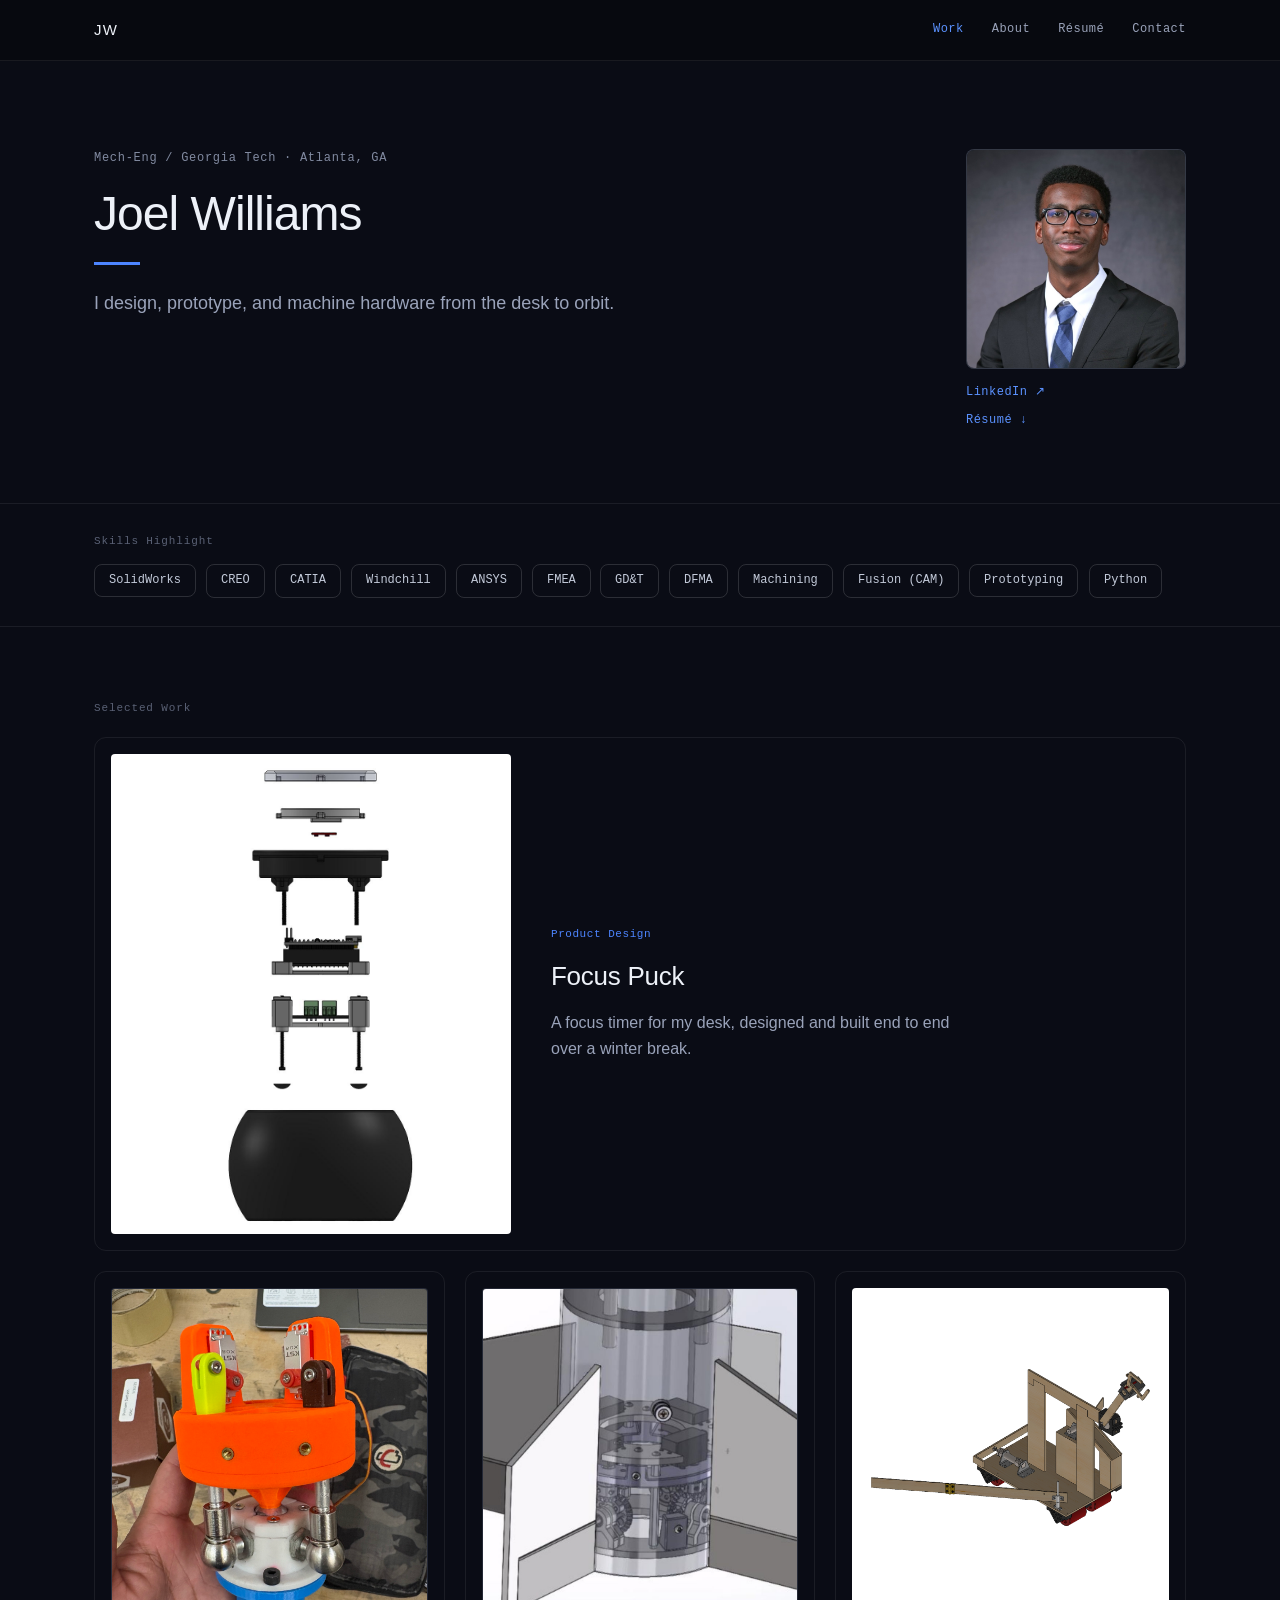
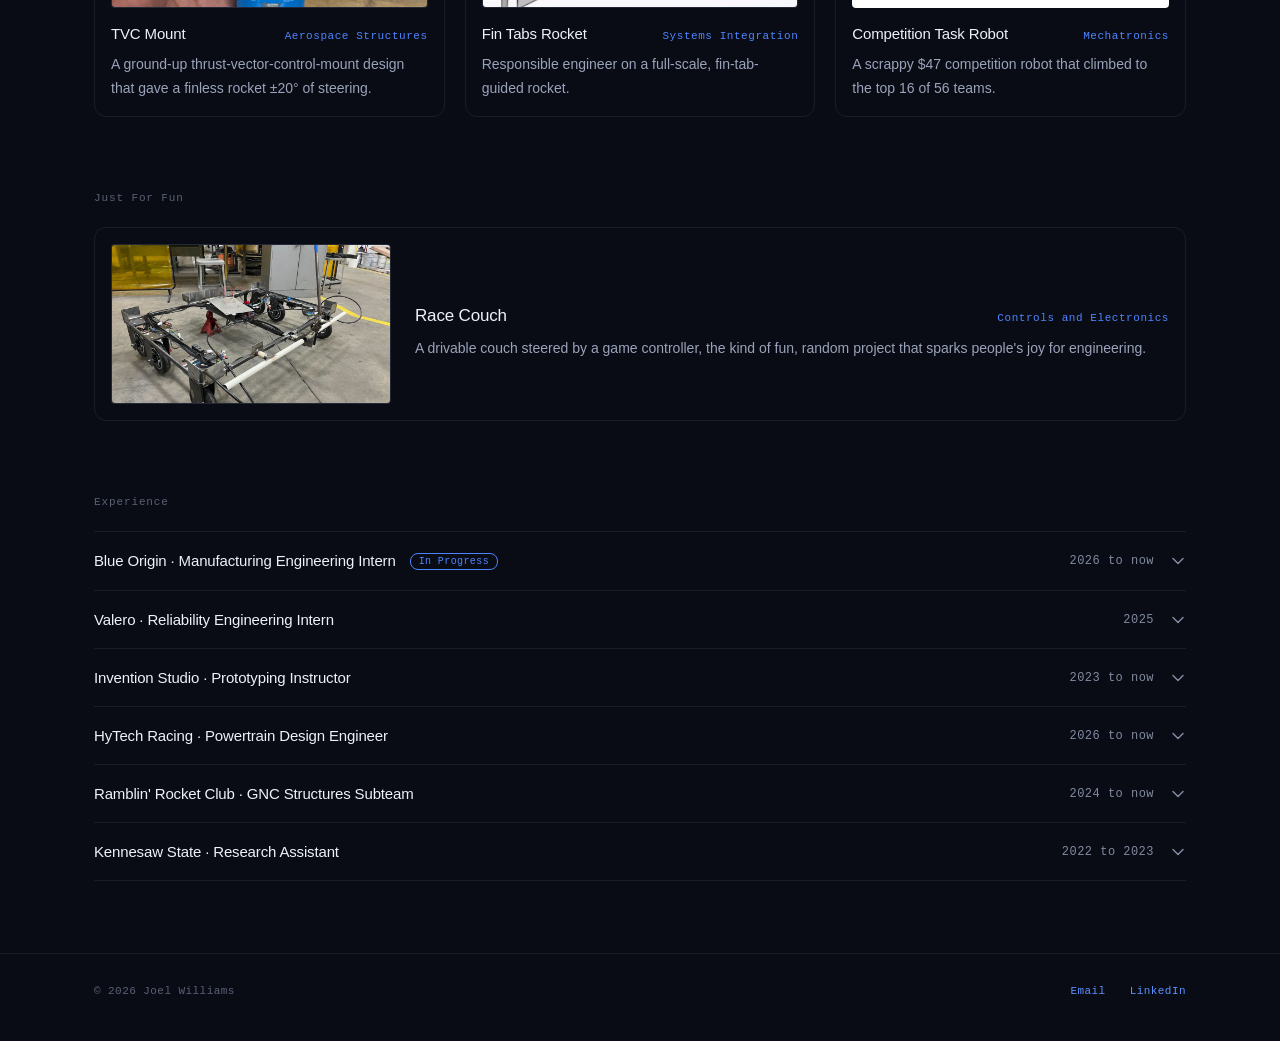
<file: index.html>
<!DOCTYPE html>
<html lang="en">
<head>
  <meta charset="UTF-8">
  <meta name="viewport" content="width=device-width, initial-scale=1.0">
  <title>Joel Williams · Project Portfolio</title>
  <meta name="description" content="Joel Williams is a mechanical engineering student at Georgia Tech who designs, prototypes, and machines hardware from the desk to orbit.">
  <link rel="icon" href="assets/images/favicon.png">
  <meta property="og:title" content="Joel Williams · Project Portfolio">
  <meta property="og:description" content="I design, prototype, and machine hardware from the desk to orbit.">
  <meta property="og:image" content="https://jwilliams-77.github.io/assets/images/og.png">
  <meta property="og:url" content="https://jwilliams-77.github.io/">
  <link rel="stylesheet" href="assets/css/styles.css?v=43">
</head>
<body>

  <nav class="site-nav">
    <div class="container">
      <a class="nav-monogram" href="index.html">JW</a>
      <div class="nav-links">
        <a href="index.html#work" class="active">Work</a>
        <a href="about.html">About</a>
        <a href="resume.pdf">Résumé</a>
        <a href="contact.html">Contact</a>
      </div>
    </div>
  </nav>

  <header class="hero">
    <div class="container">
      <div class="hero-intro">
        <p class="hero-eyebrow">Mech-Eng / Georgia Tech · Atlanta, GA</p>
        <h1 class="hero-name">Joel Williams</h1>
        <hr class="hero-rule">
        <p class="hero-tagline">I design, prototype, and machine hardware from the desk to orbit.</p>
      </div>
      <div class="hero-aside">
        <div class="headshot"><img decoding="async" fetchpriority="high" src="assets/images/headshot.jpg" alt="Headshot of Joel Williams"></div>
        <div class="hero-links">
          <a href="https://www.linkedin.com/in/jwilliams2204/">LinkedIn ↗</a>
          <a href="resume.pdf">Résumé ↓</a>
        </div>
      </div>
    </div>
  </header>

  <section class="skills-stripe" aria-label="Skills highlight">
    <div class="container">
      <p class="section-label">Skills Highlight</p>
      <div class="skills-pills">
        <span class="pill">SolidWorks</span>
        <span class="pill">CREO</span>
        <span class="pill">CATIA</span>
        <span class="pill">Windchill</span>
        <span class="pill">ANSYS</span>
        <span class="pill">FMEA</span>
        <span class="pill">GD&amp;T</span>
        <span class="pill">DFMA</span>
        <span class="pill">Machining</span>
        <span class="pill">Fusion (CAM)</span>
        <span class="pill">Prototyping</span>
        <span class="pill">Python</span>
      </div>
    </div>
  </section>

  <section class="work" id="work" aria-label="Selected work">
    <div class="container">
      <p class="section-label">Selected Work</p>

      <a class="work-tile work-featured" href="projects/focus-puck.html">
        <div class="tile-media"><img loading="lazy" decoding="async" src="assets/images/focus-puck/focus-puck-2.jpg" alt="Exploded CAD view of the Focus Puck, from the cap and diffuser down through the electronics trays to the shell and rubber feet"><div class="tile-preview" aria-hidden="true"><p>One tap wakes it, two starts the timer, and a ring of light counts you down. Built end to end over a winter break.</p></div></div>
        <div class="featured-text">
          <span class="tile-tag">Product Design</span>
          <span class="tile-title">Focus Puck</span>
          <p class="tile-outcome">A focus timer for my desk, designed and built end to end over a winter break.</p>
        </div>
      </a>

      <div class="work-grid">
        <a class="work-tile" href="projects/tvc-mount.html">
          <div class="tile-media"><img loading="lazy" decoding="async" class="crop-top" src="assets/images/tvc-mount/tvc-mount-2.jpg" alt="The 3D-printed TVC mount held in hand, with micro servos and steel ball-socket linkages visible"><div class="tile-preview" aria-hidden="true"><p>A ball-and-socket gimbal that unlocked ±20° of control authority inside a 3-inch body tube, flown across three launches.</p></div></div>
          <div class="tile-caption">
            <div class="tile-caption-head">
              <span class="tile-title">TVC Mount</span>
              <span class="tile-tag">Aerospace Structures</span>
            </div>
            <p class="tile-outcome">A ground-up thrust-vector-control-mount design that gave a finless rocket ±20° of steering.</p>
          </div>
        </a>

        <a class="work-tile" href="projects/fin-tabs.html">
          <div class="tile-media"><img loading="lazy" decoding="async" src="assets/images/fin-tabs/fin-tabs-1.jpg" alt="CAD closeup of the rocket's aft end showing the fins and the fin-tab actuation assembly inside the body tube"><div class="tile-preview" aria-hidden="true"><p>Responsible engineer owning the master CAD, the build plan, and the integration of a full-scale, fin-tab-controlled rocket.</p></div></div>
          <div class="tile-caption">
            <div class="tile-caption-head">
              <span class="tile-title">Fin Tabs Rocket</span>
              <span class="tile-tag">Systems Integration</span>
            </div>
            <p class="tile-outcome">Responsible engineer on a full-scale, fin-tab-guided rocket.</p>
          </div>
        </a>

        <a class="work-tile" href="projects/me2110.html">
          <div class="tile-media tile-media--contain tile-media--light"><img loading="lazy" decoding="async" src="assets/images/me2110/me2110-1.png" alt="CAD model of the Hypixel robot: a laser-cut MDF frame on red wheels with the mob-knocker arm extended"><div class="tile-preview" aria-hidden="true"><p>A $47 robot built fast and iterated faster: last place in sprint one, top 16 of 56 by finals.</p></div></div>
          <div class="tile-caption">
            <div class="tile-caption-head">
              <span class="tile-title">Competition Task Robot</span>
              <span class="tile-tag">Mechatronics</span>
            </div>
            <p class="tile-outcome">A scrappy $47 competition robot that climbed to the top 16 of 56 teams.</p>
          </div>
        </a>
      </div>
    </div>
  </section>

  <section class="fun" aria-label="Just for fun">
    <div class="container">
      <p class="section-label">Just For Fun</p>
      <a class="fun-tile" href="projects/race-couch.html">
        <div class="tile-media"><img loading="lazy" decoding="async" src="assets/images/race-couch/race-couch-hero.jpg" alt="The welded steel couch chassis on six wheels in the shop, with a PVC steering frame and wiring in place"><div class="tile-preview" aria-hidden="true"><p>A couch you steer like a tank with a PS4 controller. The gloriously goofy project that made me want more.</p></div></div>
        <div class="tile-caption">
          <div class="tile-caption-head">
            <span class="tile-title">Race Couch</span>
            <span class="tile-tag">Controls and Electronics</span>
          </div>
          <p class="tile-outcome">A drivable couch steered by a game controller, the kind of fun, random project that sparks people's joy for engineering.</p>
        </div>
      </a>
    </div>
  </section>

  <section class="experience" aria-label="Experience">
    <div class="container">
      <p class="section-label">Experience</p>
      <div class="accordion">

        <!-- NOTE: Blue Origin copy is the NDA-safe softened version. Once Joel's
             manager confirms the specifics are cleared, swap in the full bullets
             from CLAUDE.md section 7.5 (reaction control system, Artemis 3 and 4). -->
        <div class="accordion-item">
          <button class="accordion-trigger" aria-expanded="false" aria-controls="exp-blue-origin">
            <span class="accordion-role">Blue Origin · Manufacturing Engineering Intern <span class="role-tag">In Progress</span></span>
            <span class="accordion-meta">
              <span class="accordion-dates">2026 to now</span>
              <svg class="accordion-chevron" viewBox="0 0 16 16" fill="none" aria-hidden="true"><path d="M3 5.5L8 10.5L13 5.5" stroke="currentColor" stroke-width="1.5" stroke-linecap="round" stroke-linejoin="round"/></svg>
            </span>
          </button>
          <div class="accordion-panel" id="exp-blue-origin" hidden>
            <ul>
              <li>Designing and validating flight test hardware for a next-generation lunar lander program, modeled in CREO and managed in Windchill.</li>
              <li>Ran FEA on the hardware I designed to verify its load cases and the structural integrity of the fully integrated system, identifying weak points and where reinforcement was needed.</li>
              <li>Procured COTS hardware and issued the work orders to get my test hardware assembled.</li>
            </ul>
          </div>
        </div>

        <div class="accordion-item">
          <button class="accordion-trigger" aria-expanded="false" aria-controls="exp-valero">
            <span class="accordion-role">Valero · Reliability Engineering Intern</span>
            <span class="accordion-meta">
              <span class="accordion-dates">2025</span>
              <svg class="accordion-chevron" viewBox="0 0 16 16" fill="none" aria-hidden="true"><path d="M3 5.5L8 10.5L13 5.5" stroke="currentColor" stroke-width="1.5" stroke-linecap="round" stroke-linejoin="round"/></svg>
            </span>
          </button>
          <div class="accordion-panel" id="exp-valero" hidden>
            <ul>
              <li>Built operating cost (OC) models for steam turbines and presented conversion cases to reduce OC by 85%.</li>
              <li>Conducted FMEA on a bad-actor pump; implemented structural fixes raising MTBR over 340% versus the previous baseline.</li>
              <li>Led access-structure upgrades (catwalk, platform, and walkway installs), improving mechanic safety and decreasing maintenance route times by 50%.</li>
            </ul>
          </div>
        </div>

        <div class="accordion-item">
          <button class="accordion-trigger" aria-expanded="false" aria-controls="exp-invention-studio">
            <span class="accordion-role">Invention Studio · Prototyping Instructor</span>
            <span class="accordion-meta">
              <span class="accordion-dates">2023 to now</span>
              <svg class="accordion-chevron" viewBox="0 0 16 16" fill="none" aria-hidden="true"><path d="M3 5.5L8 10.5L13 5.5" stroke="currentColor" stroke-width="1.5" stroke-linecap="round" stroke-linejoin="round"/></svg>
            </span>
          </button>
          <div class="accordion-panel" id="exp-invention-studio" hidden>
            <ul>
              <li>Instruct 30+ general users per week on manufacturing methods, DFM practices, and safe equipment use.</li>
              <li>Coach prospective prototyping instructors in safe machine operation, SOPs, and teaching methods, achieving a ~90% pass rate for those trained and tested.</li>
              <li>Operate Tormach and EMCO CNCs to produce precision prototype parts; use Autodesk Fusion to create CAM toolpaths, select tooling, and tune feeds and speeds.</li>
            </ul>
          </div>
        </div>

        <div class="accordion-item">
          <button class="accordion-trigger" aria-expanded="false" aria-controls="exp-hytech">
            <span class="accordion-role">HyTech Racing · Powertrain Design Engineer</span>
            <span class="accordion-meta">
              <span class="accordion-dates">2026 to now</span>
              <svg class="accordion-chevron" viewBox="0 0 16 16" fill="none" aria-hidden="true"><path d="M3 5.5L8 10.5L13 5.5" stroke="currentColor" stroke-width="1.5" stroke-linecap="round" stroke-linejoin="round"/></svg>
            </span>
          </button>
          <div class="accordion-panel" id="exp-hytech" hidden>
            <ul>
              <li>Assembled and integrated planetary gearboxes into the vehicle, verifying interference fits.</li>
              <li>Designed 3D-printed motor cooling jackets and ran flow tests for heat-transfer performance.</li>
              <li>Built 3D-printed motor test stands and designed test parts in CATIA V6.</li>
            </ul>
          </div>
        </div>

        <div class="accordion-item">
          <button class="accordion-trigger" aria-expanded="false" aria-controls="exp-rocket-club">
            <span class="accordion-role">Ramblin' Rocket Club · GNC Structures Subteam</span>
            <span class="accordion-meta">
              <span class="accordion-dates">2024 to now</span>
              <svg class="accordion-chevron" viewBox="0 0 16 16" fill="none" aria-hidden="true"><path d="M3 5.5L8 10.5L13 5.5" stroke="currentColor" stroke-width="1.5" stroke-linecap="round" stroke-linejoin="round"/></svg>
            </span>
          </button>
          <div class="accordion-panel" id="exp-rocket-club" hidden>
            <ul>
              <li>Designed, manufactured, and integrated a camera mount for a jet-vane thrust-vector-controlled rocket.</li>
              <li>Iterated economical structural improvements to TVC mounts across two gimbaled rockets.</li>
              <li>Used FDM and SLA printing to rapidly prototype and test mount components.</li>
            </ul>
          </div>
        </div>

        <div class="accordion-item">
          <button class="accordion-trigger" aria-expanded="false" aria-controls="exp-kennesaw">
            <span class="accordion-role">Kennesaw State · Research Assistant</span>
            <span class="accordion-meta">
              <span class="accordion-dates">2022 to 2023</span>
              <svg class="accordion-chevron" viewBox="0 0 16 16" fill="none" aria-hidden="true"><path d="M3 5.5L8 10.5L13 5.5" stroke="currentColor" stroke-width="1.5" stroke-linecap="round" stroke-linejoin="round"/></svg>
            </span>
          </button>
          <div class="accordion-panel" id="exp-kennesaw" hidden>
            <ul>
              <li>Synthesized conductive polymer nanomaterials to develop more efficient and cost-effective supercapacitors.</li>
              <li>Evaluated the capacitance and cycling stability of synthesized nanomaterials with CV and GCD testing.</li>
              <li>Used SEM and XRD to analyze nanomaterial morphology and composition, guiding purity optimization.</li>
            </ul>
          </div>
        </div>

      </div>
    </div>
  </section>

  <!-- Project preview modal: a single shared shell. Per-project content lives in
       the <template> blocks below and is cloned in by main.js on tile click. -->
  <div class="modal-overlay" id="project-modal" hidden>
    <div class="modal-backdrop" data-modal-close></div>
    <div class="modal-dialog" role="dialog" aria-modal="true" aria-label="Project preview">
      <button class="modal-close" type="button" aria-label="Close preview" data-modal-close>
        <svg viewBox="0 0 24 24" fill="none" aria-hidden="true"><path d="M6 6l12 12M18 6L6 18" stroke="currentColor" stroke-width="1.5" stroke-linecap="round"/></svg>
      </button>
      <div class="modal-body"></div>
      <div class="modal-footer">
        <a class="modal-readmore" href="#"><span>Read More</span><span class="readmore-arrow" aria-hidden="true">&rarr;</span></a>
      </div>
    </div>
  </div>

  <template id="modal-focus-puck">
    <article class="modal-article">
      <header class="modal-header">
        <span class="tile-tag">Product Design</span>
        <h2 class="project-title">Focus Puck</h2>
        <p class="project-outcome">A focus timer for the desk, engineered for modularity, simple assembly, and intuitive interaction.</p>
        <p class="project-meta">Product Design · Dec 2025 to Jan 2026 · Personal Project</p>
        <p class="project-skills"><span class="skills-label">Core Skills</span> · SolidWorks · ANSYS FEA · DFMA · Rapid Prototyping · 3D Printing (Formlabs Form 4 + Bambu X1E) · Mechanical Packaging for Electronics</p>
      </header>

      <figure class="project-hero">
        <img decoding="async" fetchpriority="high" src="assets/images/focus-puck/focus-puck-5.jpg" alt="CAD render of the assembled Focus Puck, a rounded black puck with a fingerprint pattern engraved in its center cap">
      </figure>

      <section class="project-section">
        <h3>Overview</h3>
        <p>Over winter break I gave myself one rule: take a product from an idea in my head to a finished, working object, entirely my own from end to end. The result was Focus Puck, a single-purpose desk timer for focused work. The goal was a compact, desk-friendly enclosure that packaged the Arduino, sensors, and perfboard cleanly, with DFMA features throughout so I could print and iterate fast.</p>
      </section>

      <figure class="project-figure figure--portrait">
        <img loading="lazy" decoding="async" src="assets/images/focus-puck/focus-puck-2.jpg" alt="Exploded CAD view of the Focus Puck, from the cap and diffuser down through the electronics trays to the shell and rubber feet">
        <figcaption class="media-caption">the modular tray stack, exploded</figcaption>
      </figure>

      <section class="project-section">
        <h3>Design intent</h3>
        <p>The driving principle was that reaching for the timer should never become its own distraction, so the entire interaction lives in one spot: a fingerprint engraved over a capacitive touch sensor, read through three gestures and a ring of light. A tap wakes it, a tap-and-hold fills the ring two minutes per light, and a double tap starts the countdown. Inside, a modular stack of trays keeps the electronics rigid and serviceable, located on bosses in the shell, with heat-set inserts and counterbored rubber feet hiding every fastener so it reads as one clean object.</p>
      </section>

      <section class="project-section">
        <h3>What I did</h3>
        <p>To keep all of that printable and serviceable, I leaned on DFMA throughout: a diffuser that twist-locks down on dovetail joints with no screws, and parts shaped around the print bed rather than fought onto it. I split the work across two machines on purpose, a Bambu X1E for fast, cheap iteration and a Formlabs Form 4 where surface finish and final fit mattered, then validated the shell with ANSYS FEA backed by physical drop tests.</p>
      </section>

      <figure class="project-figure figure--small">
        <img loading="lazy" decoding="async" src="assets/images/focus-puck/focus-puck-3.jpg" alt="3D-printed Focus Puck parts on a workbench: black shell, LED ring, white diffuser, and the Arduino tray stack">
        <figcaption class="media-caption">printed parts ready for assembly</figcaption>
      </figure>

      <section class="project-section">
        <h3>Outcome</h3>
        <p>A modular, DFMA-optimized enclosure that's quick to iterate and quick to service, a repeatable two-machine manufacturing workflow, and a device that assembles start to finish in under two minutes.</p>
      </section>
    </article>
  </template>

  <template id="modal-tvc-mount">
    <article class="modal-article">
      <header class="modal-header">
        <span class="tile-tag">Aerospace Structures</span>
        <h2 class="project-title">TVC Mount</h2>
        <p class="project-outcome">A from-scratch thrust-vectoring mount that took a finless rocket from a few degrees of steering to a full ±20° in any direction.</p>
        <p class="project-meta">Mechatronics &amp; Structures · Ramblin' Rocket Club (GNC) · Aug 2024 to Mar 2025</p>
        <p class="project-skills"><span class="skills-label">Core Skills</span> · SolidWorks · Mechatronics Integration · Rapid Prototyping · 3D Printing · FMEA · Design Communication</p>
      </header>

      <figure class="project-hero">
        <img decoding="async" fetchpriority="high" src="assets/images/tvc-mount/tvc-mount-2.jpg" alt="The assembled TVC mount held in hand: orange PETG top plate with micro servos, steel ball-socket linkages, white resin socket, and blue motor sleeve">
      </figure>

      <section class="project-section">
        <h3>Overview</h3>
        <p>A finless rocket has nothing passive to keep it pointed straight, so it has to steer the engine itself. Handed the previous year's thrust-vector-control mount, my teammate and I chose to start over from scratch. The old design managed only a few degrees of deflection; our target was a full ±20° in any direction inside the same 3-inch body tube, built mostly from 3D-printed and off-the-shelf parts.</p>
      </section>

      <figure class="project-figure figure--small">
        <img loading="lazy" decoding="async" src="assets/images/tvc-mount/tvc-mount-1.jpg" alt="Labeled exploded CAD view of the TVC mount: FDM top plate and motor sleeve, COTS servos and linkage rods, and the resin-printed central ball and socket">
        <figcaption class="media-caption">every part of the mount, labeled</figcaption>
      </figure>

      <section class="project-section">
        <h3>Design intent</h3>
        <p>Every decision was boxed in by the 3-inch body tube, so the design had to earn its ±20° inside a tight envelope. The breakthrough was abandoning the traditional ringed gimbal for a central ball-and-socket joint, with each servo driving one axis through its own linkage so pitch and yaw stay uncoupled instead of fighting each other, which is where most of the new range came from. A preliminary design review drove one more call: standing the servos vertically on smaller micro servos, in line with the pitch and yaw axes, which fit the cramped tube and made the assembly far easier to build and service.</p>
      </section>

      <section class="project-section">
        <h3>What I did</h3>
        <p>I split materials by job: PETG for the structural parts that take heat and load, and resin on a Formlabs Form 4 for the ball joint so it glides with low friction. Each round of static fires and launches then taught us where to reinforce, and I used slicer modifiers to locally thicken the walls and infill exactly where stress concentrated, plus add material where the ball joint threaded in.</p>
      </section>

      <figure class="project-figure figure--portrait">
        <video autoplay muted loop playsinline preload="metadata" poster="assets/videos/tvc-mount/tvc-mount-poster.jpg">
          <source src="assets/videos/tvc-mount/tvc-mount-loop.mp4" type="video/mp4">
        </video>
        <figcaption class="media-caption">bench-testing the mount's actuation</figcaption>
      </figure>

      <section class="project-section">
        <h3>Outcome</h3>
        <p>The mount reached ±20° of motion in any direction, a large jump from the previous design's few degrees, and held up across the rocket's static fires and three launches. It became the second flown iteration of the GNC project's TVC system and the basis for a paper we submitted to the AIAA.</p>
      </section>
    </article>
  </template>

  <template id="modal-fin-tabs">
    <article class="modal-article">
      <header class="modal-header">
        <span class="tile-tag">Systems Integration</span>
        <h2 class="project-title">Fin Tabs Rocket</h2>
        <p class="project-outcome">Owning the integration and assembly of a full-scale, fin-tab-steered rocket: the manufacturing plan, the schedule, and the master CAD that kept every subteam in sync.</p>
        <p class="project-meta">Systems Integration &amp; Project Management · Ramblin' Rocket Club (GNC) · Aug 2025 to Mar 2026 · Responsible Engineer</p>
        <p class="project-skills"><span class="skills-label">Core Skills</span> · Systems Integration · SolidWorks · FEA (ANSYS) · Project Management · GD&amp;T · Rapid Prototyping</p>
      </header>

      <figure class="project-hero">
        <img decoding="async" fetchpriority="high" src="assets/images/fin-tabs/fin-tabs-hero.jpg" alt="Labeled CAD diagram of the full rocket: nosecone, main parachute, avionics bay, drogue chute, motor assembly, and the fin tabs actuation assembly">
        <figcaption class="media-caption">the master assembly, every subsystem in one model</figcaption>
      </figure>

      <section class="project-section">
        <h3>Overview</h3>
        <p>After a year of hands-on design on the TVC mount, I took the Responsible Engineer role on the Fin Tabs rocket, a full-scale vehicle close to 60 pounds that steers through small control surfaces near its aft fins. My job wasn't to design every subsystem. It was to make all of them, nosecone, recovery, avionics, camera bay, motor, and the fin-tab assembly, integrate into one buildable, serviceable rocket within a few hours, with nothing interfering with the fin-tab actuation.</p>
      </section>

      <figure class="project-figure figure--small">
        <img loading="lazy" decoding="async" src="assets/images/fin-tabs/fin-tabs-1.jpg" alt="CAD closeup of the rocket's aft end, the fins and fin-tab actuation gearing visible through a transparent body tube">
        <figcaption class="media-caption">the fin-tab actuation assembly in the aft end</figcaption>
      </figure>

      <section class="project-section">
        <h3>What I did</h3>
        <p>I pulled every subsystem into a single top-down SolidWorks master assembly that became the reference each subteam checked their fit against, applying GD&amp;T to the interfaces so parts came together first-pass. A lot of the role was coordination: consolidating each team's CAD into the master model, running mass and center-of-gravity analysis on the full rocket, and managing the dependency chain when one subsystem was blocked. Applying DFMA, I confirmed six radial screws carried the load where the design called for eight, for a simpler hole diagram and a faster build with no loss of margin. I also owned the recovery analysis, sizing the bulkhead U-bolts and radial screws to a factor of safety of 3.</p>
      </section>

      <figure class="project-figure figure--portrait">
        <img loading="lazy" decoding="async" src="assets/images/fin-tabs/fin-tabs-2.jpg" alt="CAD render of the full rocket assembly standing vertically, body tubes and bulkheads stacked from the eyebolt at the top down to the fins">
      </figure>

      <section class="project-section">
        <h3>Outcome</h3>
        <p>I built and presented the Critical Design Review to the GNC leads. The CDR is complete and component manufacturing is underway; full integration and assembly, the part I own, is slated for early Fall 2026, when the subsystems come together into the vehicle for the first time. I'll update this once it flies.</p>
      </section>
    </article>
  </template>

  <template id="modal-me2110">
    <article class="modal-article">
      <header class="modal-header">
        <span class="tile-tag">Mechatronics</span>
        <h2 class="project-title">Competition Task Robot</h2>
        <p class="project-outcome">A scrappy, $47 autonomous robot for a Minecraft-themed arena, built fast and iterated faster, that climbed from a last-place sprint finish to the top 16 of 56 teams.</p>
        <p class="project-meta">Robotics &amp; Mechatronics · ME 2110, Georgia Tech · Feb to May 2025 · 4-Person Team</p>
        <p class="project-skills"><span class="skills-label">Core Skills</span> · SolidWorks · Mechatronics · Rapid Prototyping · 3D Printing · Laser Cutting · Embedded Systems</p>
      </header>

      <figure class="project-hero">
        <img decoding="async" fetchpriority="high" src="assets/images/me2110/me2110-hero.jpg" alt="The four-person team in matching Hypixel shirts standing with the robot and design poster at the competition">
      </figure>

      <section class="project-section">
        <h3>Overview</h3>
        <p>ME 2110 is Georgia Tech's design-build-compete course: one semester to take an autonomous machine from nothing to a competition floor, with graded sprints that force working hardware long before you feel ready. The Minecraft-themed arena packed several point-scoring tasks into a single 40-second autonomous run, all built from a provided kit on a budget under $120. Our four-person team built a robot we called Hypixel; I owned the mob-knocker arm and the End Crystal lift end to end.</p>
      </section>

      <figure class="project-figure figure--small">
        <img loading="lazy" decoding="async" src="assets/images/me2110/me2110-3.jpg" alt="The Hypixel robot in front of its tri-fold design poster covering the drivetrain, mob knockers, wolf bone slide, and End Crystal lift">
        <figcaption class="media-caption">the design poster and the final robot</figcaption>
      </figure>

      <section class="project-section">
        <h3>Design intent</h3>
        <p>The whole philosophy was the simplest mechanism that could do the job, which is exactly what a sub-$120 budget and a 40-second clock reward. A single motor drove the rear wheels through a 3:5 gear ratio, trading speed for the torque to haul every subsystem around. My mob-knocker arms rode on 3D-printed pivots, held in tension by rubber bands against a piston-pinned stopper, so firing the piston let them snap out and clear the home zone; the End Crystal lift was a motor-driven arm carrying a solenoid-pin claw that raised the crystal about thirty inches.</p>
      </section>

      <section class="project-section">
        <h3>What I did</h3>
        <p>We resisted gluing parts together and started with structure: customer needs, a function tree, and weighted decision matrices that pointed us to a mobile, drivetrain-based design. The whole robot came in at $46.60, roughly 61% under the cap, built from laser-cut MDF, 3D-printed PLA and TPU, and rubber bands. Then we iterated hard: last place and a single point in the first sprint, fixed with changes as simple as a larger wheel radius to clear a bump, up to fourth by the second.</p>
      </section>

      <figure class="project-figure">
        <video autoplay muted loop playsinline preload="metadata" poster="assets/videos/me2110/me2110-poster.jpg">
          <source src="assets/videos/me2110/me2110-loop.mp4" type="video/mp4">
        </video>
        <figcaption class="media-caption">a competition run</figcaption>
      </figure>

      <section class="project-section">
        <h3>Outcome</h3>
        <p>By the final competition we reached the top 16 of 56 teams and placed 11th of 56 in the design review. The mob-knocker arm I owned scored in every single round. The lesson of the whole class in miniature: you cannot perfect everything in a semester, so you make the most important things reliable and you ship.</p>
      </section>
    </article>
  </template>

  <template id="modal-race-couch">
    <article class="modal-article">
      <header class="modal-header">
        <span class="tile-tag">Controls and Electronics</span>
        <h2 class="project-title">Race Couch</h2>
        <p class="project-outcome">A drivable couch, steered by a game controller.</p>
        <p class="project-meta">Controls and Electronics · Wreck Racing, Georgia Tech · Aug 2023 to Dec 2023</p>
        <p class="project-skills"><span class="skills-label">Core Skills</span> · Arduino · C++ · SolidWorks · 3D Printing · Rapid Prototyping · Systems Integration</p>
      </header>

      <figure class="project-hero">
        <img decoding="async" fetchpriority="high" src="assets/images/race-couch/race-couch-hero.jpg" alt="The welded steel couch chassis on six wheels in the shop, with a PVC steering frame and wiring in place">
      </figure>

      <section class="project-section">
        <h3>Overview</h3>
        <p>This was my first taste of engineering outside a classroom: a couch you could actually drive. I took on the controls, turning a game controller into a way to pilot a piece of furniture. The fun lived in the handful of small design problems it took to get there.</p>
      </section>

      <figure class="project-figure figure--portrait">
        <video autoplay muted loop playsinline preload="metadata" poster="assets/videos/race-couch/race-couch-poster-2.jpg">
          <source src="assets/videos/race-couch/race-couch-loop-2.mp4" type="video/mp4">
        </video>
        <figcaption class="media-caption">first wireless drives of the bare chassis</figcaption>
      </figure>

      <section class="project-section">
        <h3>What I did</h3>
        <p>After weighing a Wii remote, a GameCube controller, and an arcade joystick, we landed on a wireless PS4 controller. The couch drives like a tank, with no steering wheel, just different power sent to the left and right wheels, so the core problem was mapping a thumbstick to the right power split. Cramming throttle and steering onto one stick felt clumsy, so I split them: the left stick became pure throttle and the right stick handled steering. That separation is what made the couch genuinely intuitive to drive.</p>
      </section>

      <figure class="project-figure figure--portrait">
        <video autoplay muted loop playsinline preload="metadata" poster="assets/videos/race-couch/race-couch-poster-1.jpg">
          <source src="assets/videos/race-couch/race-couch-loop-1.mp4" type="video/mp4">
        </video>
        <figcaption class="media-caption">the couch, very much drivable</figcaption>
      </figure>

      <section class="project-section">
        <h3>Outcome</h3>
        <p>I didn't have much formal engineering behind me yet, which was the whole point. Learning how broad mechanical engineering really is on something as gloriously goofy as a motorized couch is what made it stick. It is the project that made me want more.</p>
      </section>
    </article>
  </template>

  <footer class="site-footer">
    <div class="container">
      <span class="footer-copyright">© 2026 Joel Williams</span>
      <div class="footer-links">
        <a href="mailto:jwilliams812@gatech.edu">Email</a>
        <a href="https://www.linkedin.com/in/jwilliams2204/">LinkedIn</a>
      </div>
    </div>
  </footer>

  <script src="assets/js/main.js"></script>
</body>
</html>
</file>
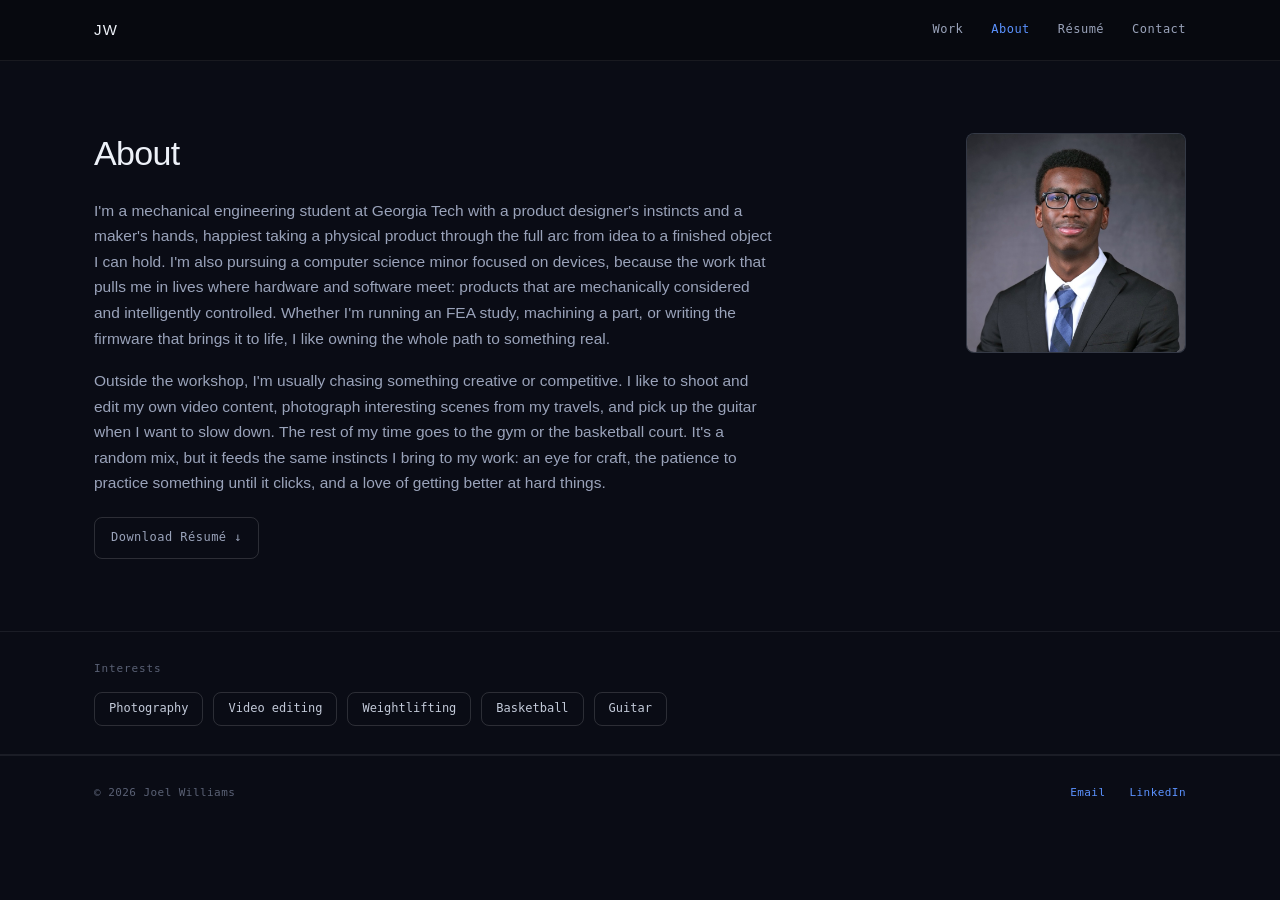
<file: about.html>
<!DOCTYPE html>
<html lang="en">
<head>
  <meta charset="UTF-8">
  <meta name="viewport" content="width=device-width, initial-scale=1.0">
  <title>About · Joel Williams</title>
  <meta name="description" content="Joel Williams is a mechanical engineering student at Georgia Tech with a product designer's instincts and a maker's hands.">
  <link rel="icon" href="assets/images/favicon.png">
  <link rel="stylesheet" href="assets/css/styles.css?v=43">
</head>
<body>

  <nav class="site-nav">
    <div class="container">
      <a class="nav-monogram" href="index.html">JW</a>
      <div class="nav-links">
        <a href="index.html#work">Work</a>
        <a href="about.html" class="active">About</a>
        <a href="resume.pdf">Résumé</a>
        <a href="contact.html">Contact</a>
      </div>
    </div>
  </nav>

  <main>
    <section class="about">
      <div class="container">
        <div class="about-grid">
          <div class="about-copy">
            <h1>About</h1>
            <p>I'm a mechanical engineering student at Georgia Tech with a product designer's instincts and a maker's hands, happiest taking a physical product through the full arc from idea to a finished object I can hold. I'm also pursuing a computer science minor focused on devices, because the work that pulls me in lives where hardware and software meet: products that are mechanically considered and intelligently controlled. Whether I'm running an FEA study, machining a part, or writing the firmware that brings it to life, I like owning the whole path to something real.</p>
            <p>Outside the workshop, I'm usually chasing something creative or competitive. I like to shoot and edit my own video content, photograph interesting scenes from my travels, and pick up the guitar when I want to slow down. The rest of my time goes to the gym or the basketball court. It's a random mix, but it feeds the same instincts I bring to my work: an eye for craft, the patience to practice something until it clicks, and a love of getting better at hard things.</p>
            <a class="resume-download" href="resume.pdf" download>Download Résumé ↓</a>
          </div>
          <div class="headshot"><img decoding="async" fetchpriority="high" src="assets/images/headshot.jpg" alt="Headshot of Joel Williams"></div>
        </div>
      </div>
    </section>

    <section class="skills-stripe" aria-label="Interests">
      <div class="container">
        <p class="section-label">Interests</p>
        <div class="skills-pills">
          <span class="pill">Photography</span>
          <span class="pill">Video editing</span>
          <span class="pill">Weightlifting</span>
          <span class="pill">Basketball</span>
          <span class="pill">Guitar</span>
        </div>
      </div>
    </section>
  </main>

  <footer class="site-footer">
    <div class="container">
      <span class="footer-copyright">© 2026 Joel Williams</span>
      <div class="footer-links">
        <a href="mailto:jwilliams812@gatech.edu">Email</a>
        <a href="https://www.linkedin.com/in/jwilliams2204/">LinkedIn</a>
      </div>
    </div>
  </footer>

  <script src="assets/js/main.js"></script>
</body>
</html>
</file>
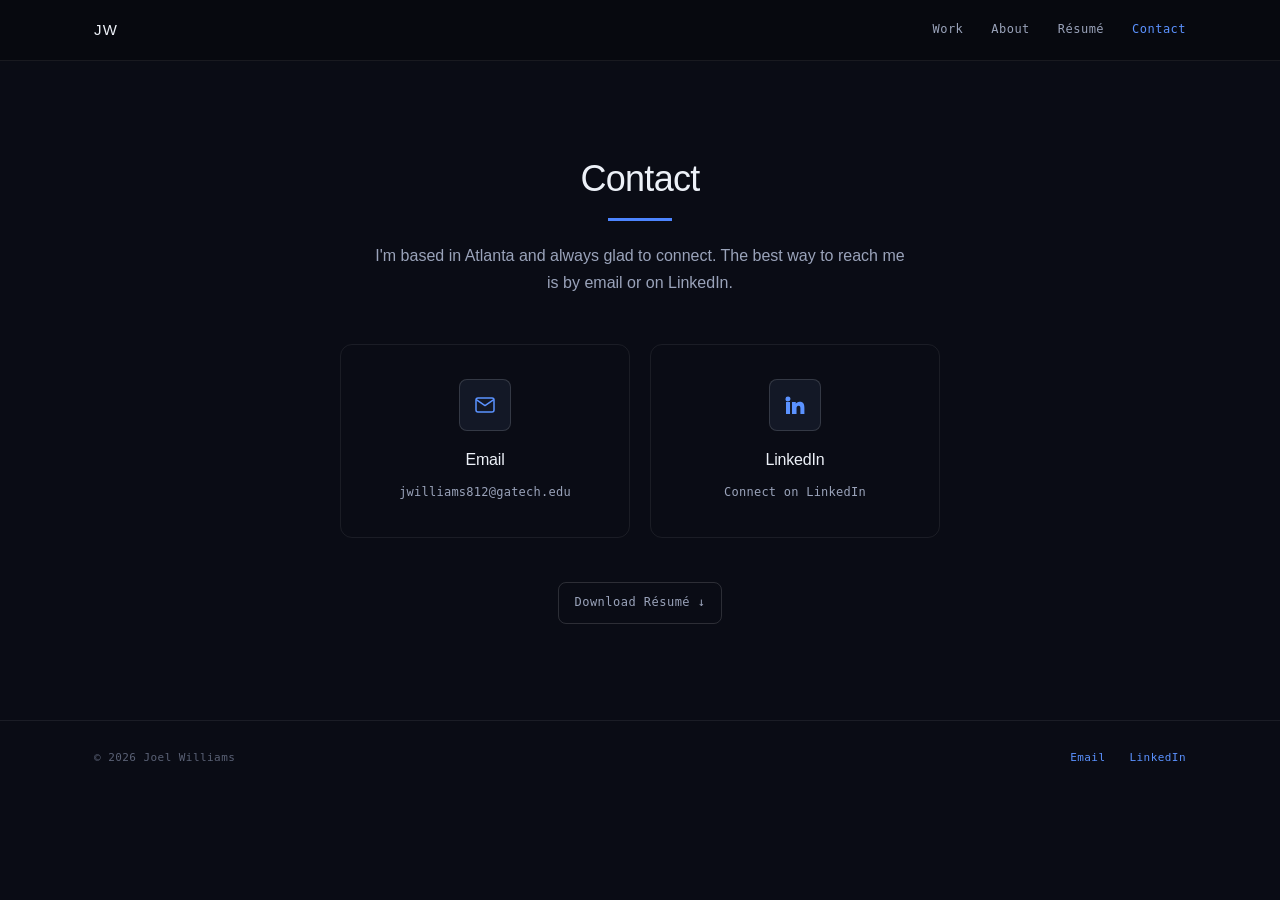
<file: contact.html>
<!DOCTYPE html>
<html lang="en">
<head>
  <meta charset="UTF-8">
  <meta name="viewport" content="width=device-width, initial-scale=1.0">
  <title>Contact · Joel Williams</title>
  <meta name="description" content="Get in touch with Joel Williams by email or LinkedIn.">
  <link rel="icon" href="assets/images/favicon.png">
  <link rel="stylesheet" href="assets/css/styles.css?v=43">
</head>
<body>

  <nav class="site-nav">
    <div class="container">
      <a class="nav-monogram" href="index.html">JW</a>
      <div class="nav-links">
        <a href="index.html#work">Work</a>
        <a href="about.html">About</a>
        <a href="resume.pdf">Résumé</a>
        <a href="contact.html" class="active">Contact</a>
      </div>
    </div>
  </nav>

  <main>
    <section class="contact" aria-label="Contact">
      <div class="container">
        <h1>Contact</h1>
        <hr class="contact-rule">
        <p class="contact-intro">I'm based in Atlanta and always glad to connect. The best way to reach me is by email or on LinkedIn.</p>

        <div class="contact-cards">
          <a class="contact-card" href="mailto:jwilliams812@gatech.edu">
            <span class="contact-card-icon">
              <svg viewBox="0 0 24 24" fill="none" aria-hidden="true"><rect x="3" y="5" width="18" height="14" rx="2" stroke="currentColor" stroke-width="1.5"/><path d="M3.6 6.8l8.4 5.8 8.4-5.8" stroke="currentColor" stroke-width="1.5" stroke-linecap="round" stroke-linejoin="round"/></svg>
            </span>
            <span class="contact-card-label">Email</span>
            <span class="contact-card-value">jwilliams812@gatech.edu</span>
          </a>

          <a class="contact-card" href="https://www.linkedin.com/in/jwilliams2204/">
            <span class="contact-card-icon">
              <svg viewBox="0 0 24 24" fill="currentColor" aria-hidden="true"><path d="M4.98 3.5a2.5 2.5 0 1 1-.02 5 2.5 2.5 0 0 1 .02-5zM3 9h4v12H3V9zm6 0h3.8v1.7h.05c.53-1 1.83-2.05 3.77-2.05 4.03 0 4.78 2.65 4.78 6.1V21h-4v-5.4c0-1.29-.02-2.95-1.8-2.95-1.8 0-2.08 1.4-2.08 2.85V21H9V9z"/></svg>
            </span>
            <span class="contact-card-label">LinkedIn</span>
            <span class="contact-card-value">Connect on LinkedIn</span>
          </a>
        </div>

        <a class="resume-download" href="resume.pdf" download>Download Résumé ↓</a>
      </div>
    </section>
  </main>

  <footer class="site-footer">
    <div class="container">
      <span class="footer-copyright">© 2026 Joel Williams</span>
      <div class="footer-links">
        <a href="mailto:jwilliams812@gatech.edu">Email</a>
        <a href="https://www.linkedin.com/in/jwilliams2204/">LinkedIn</a>
      </div>
    </div>
  </footer>

  <script src="assets/js/main.js"></script>
</body>
</html>
</file>
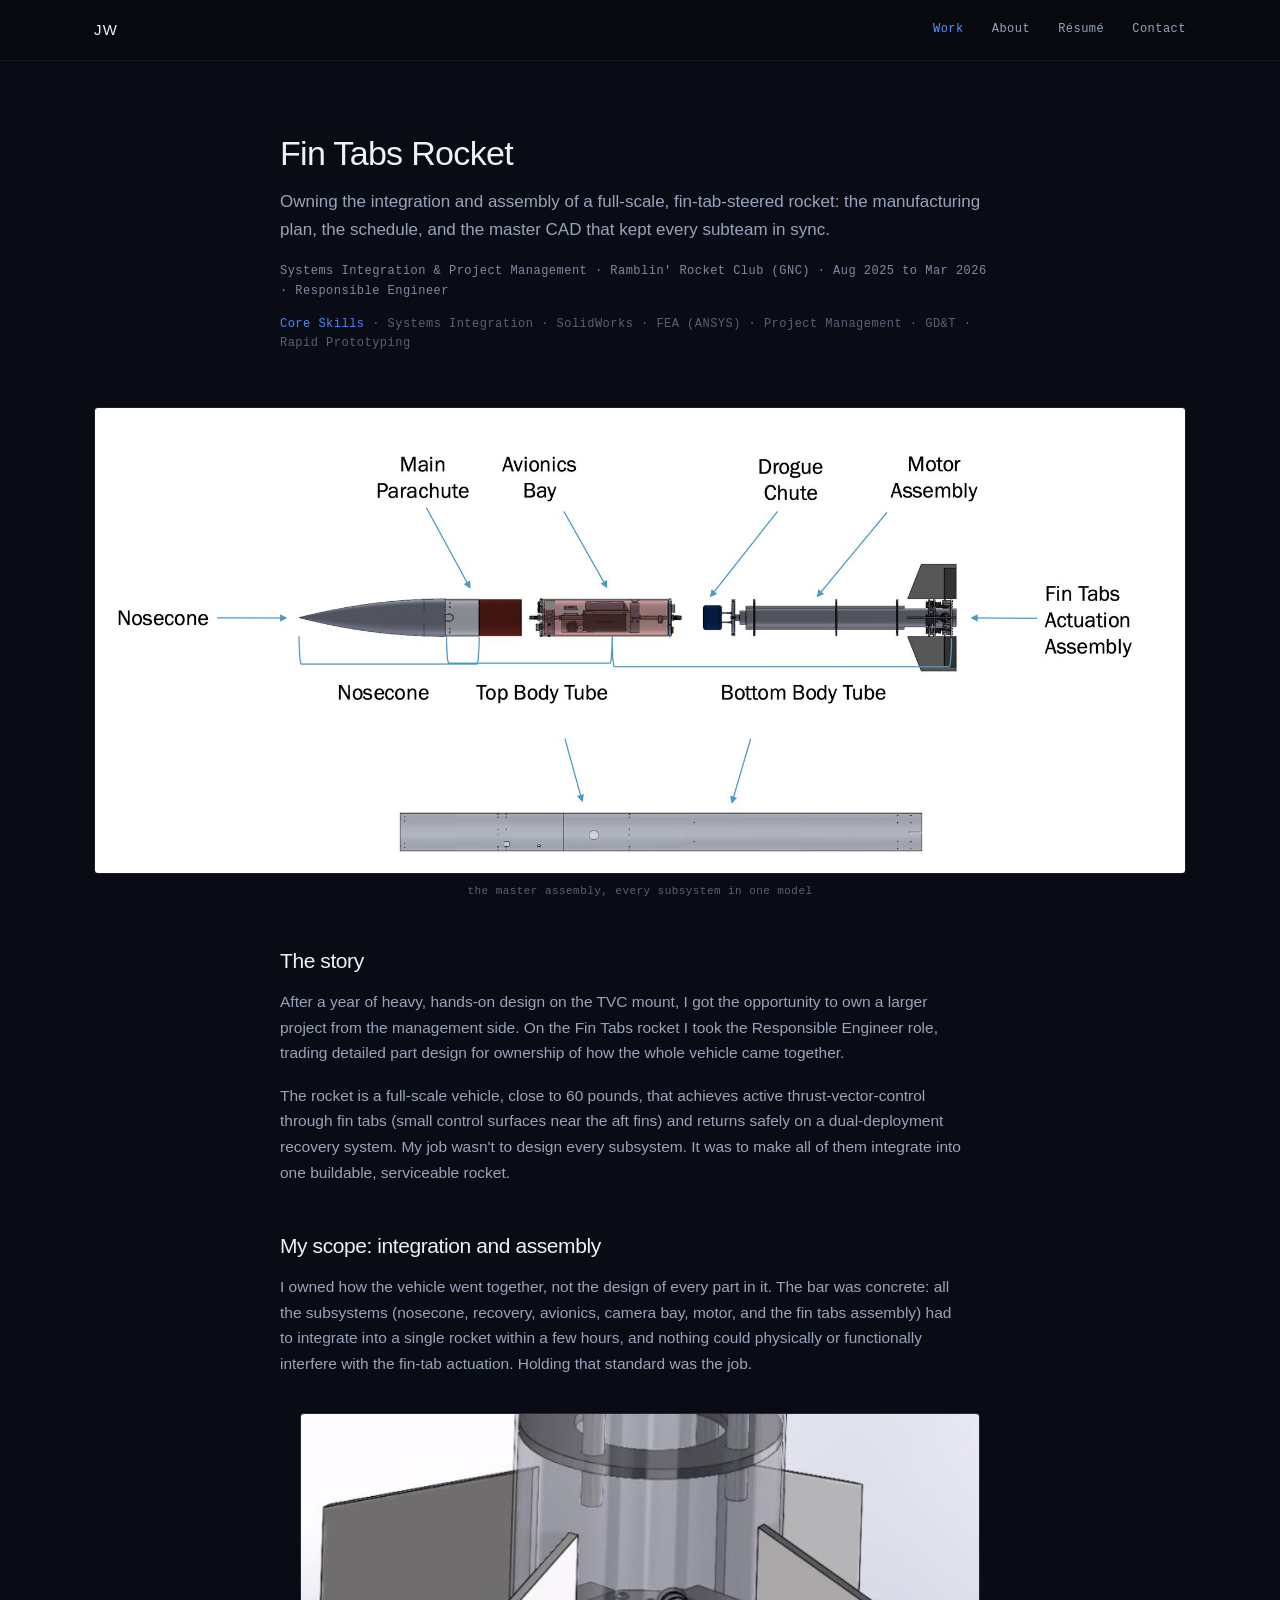
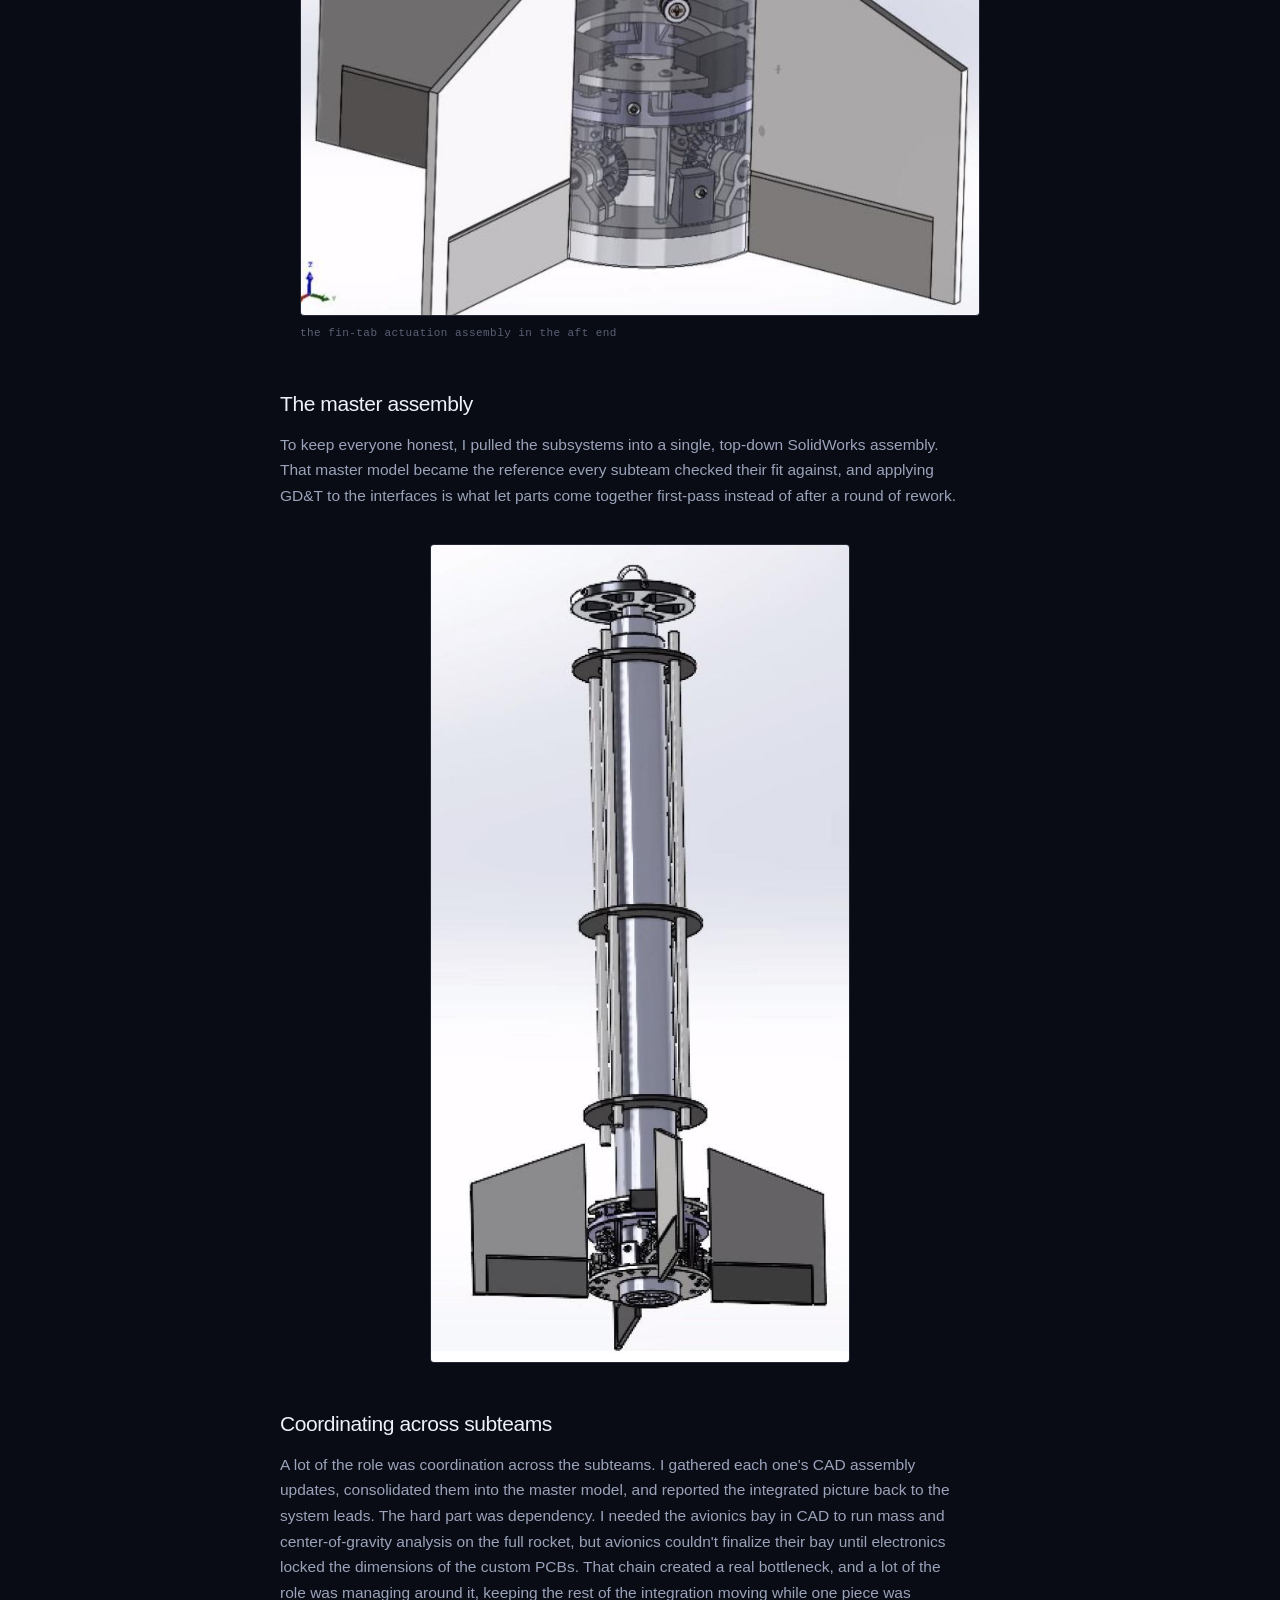
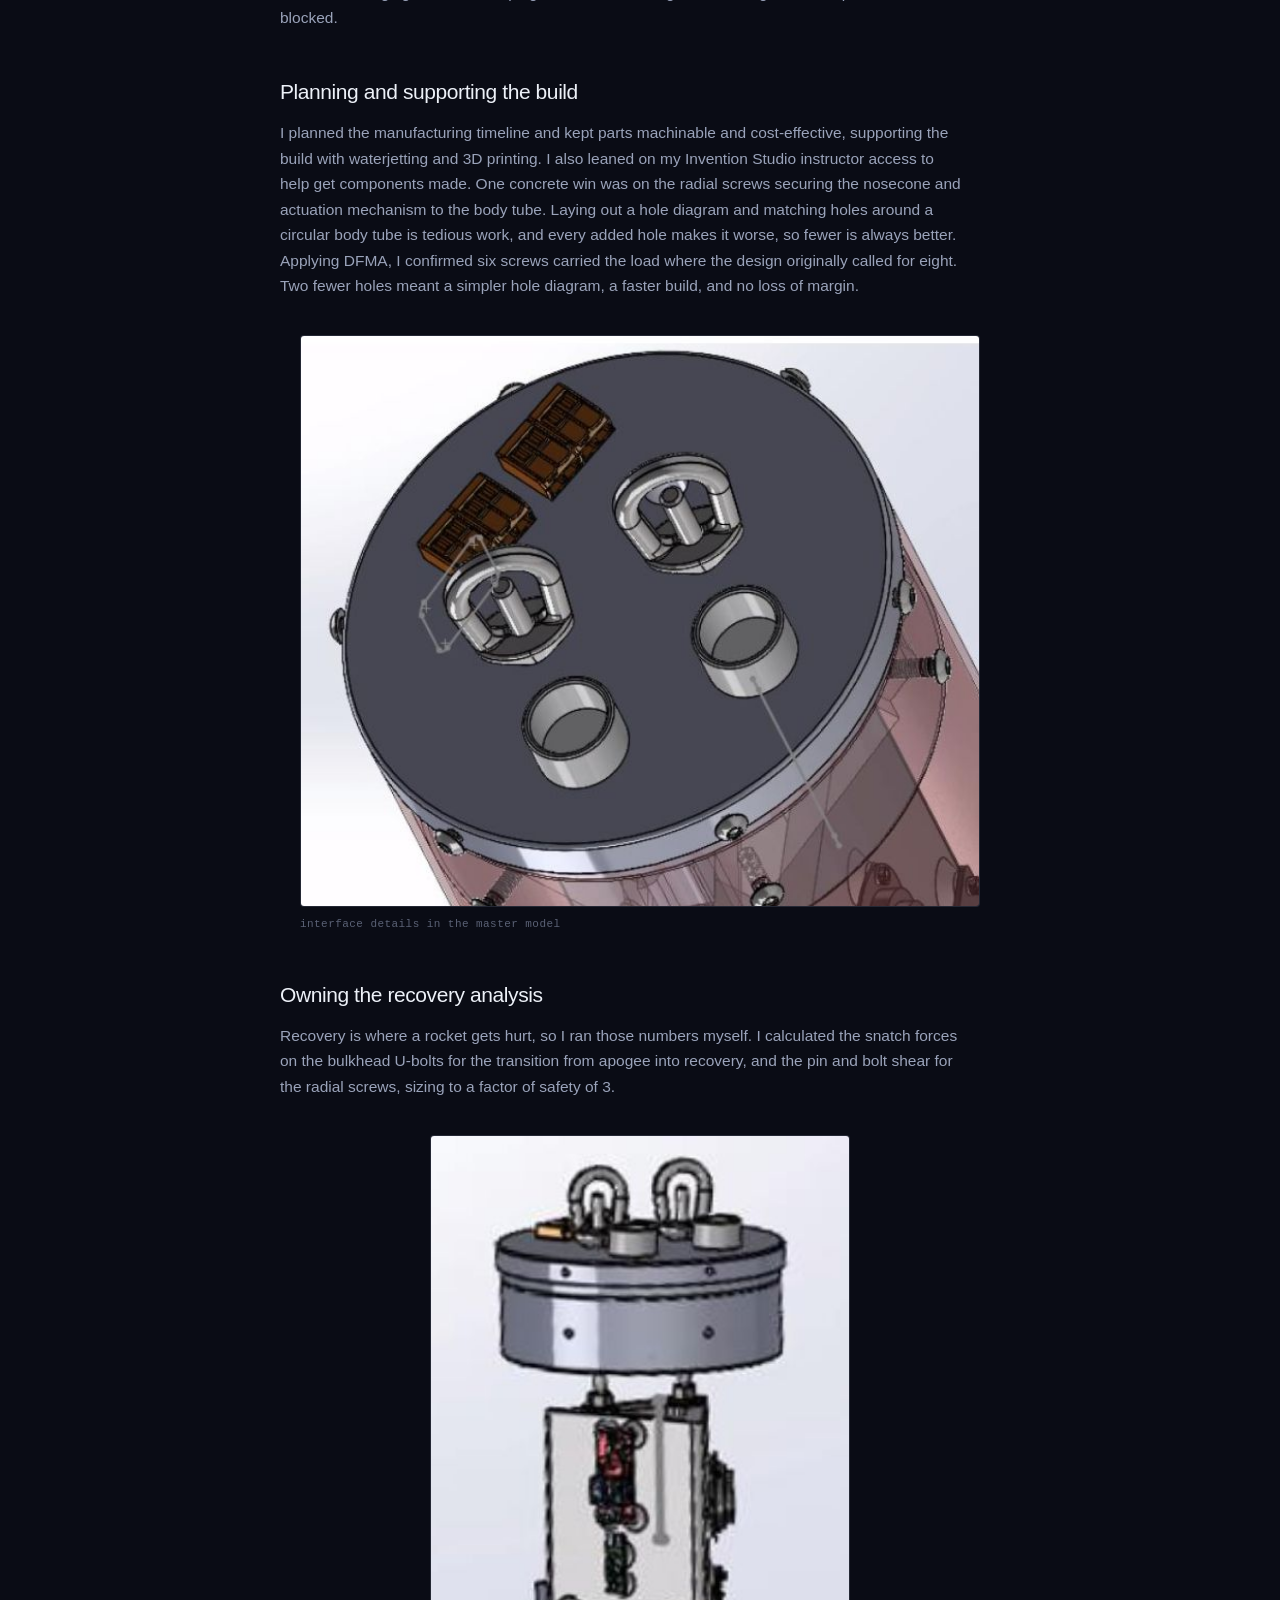
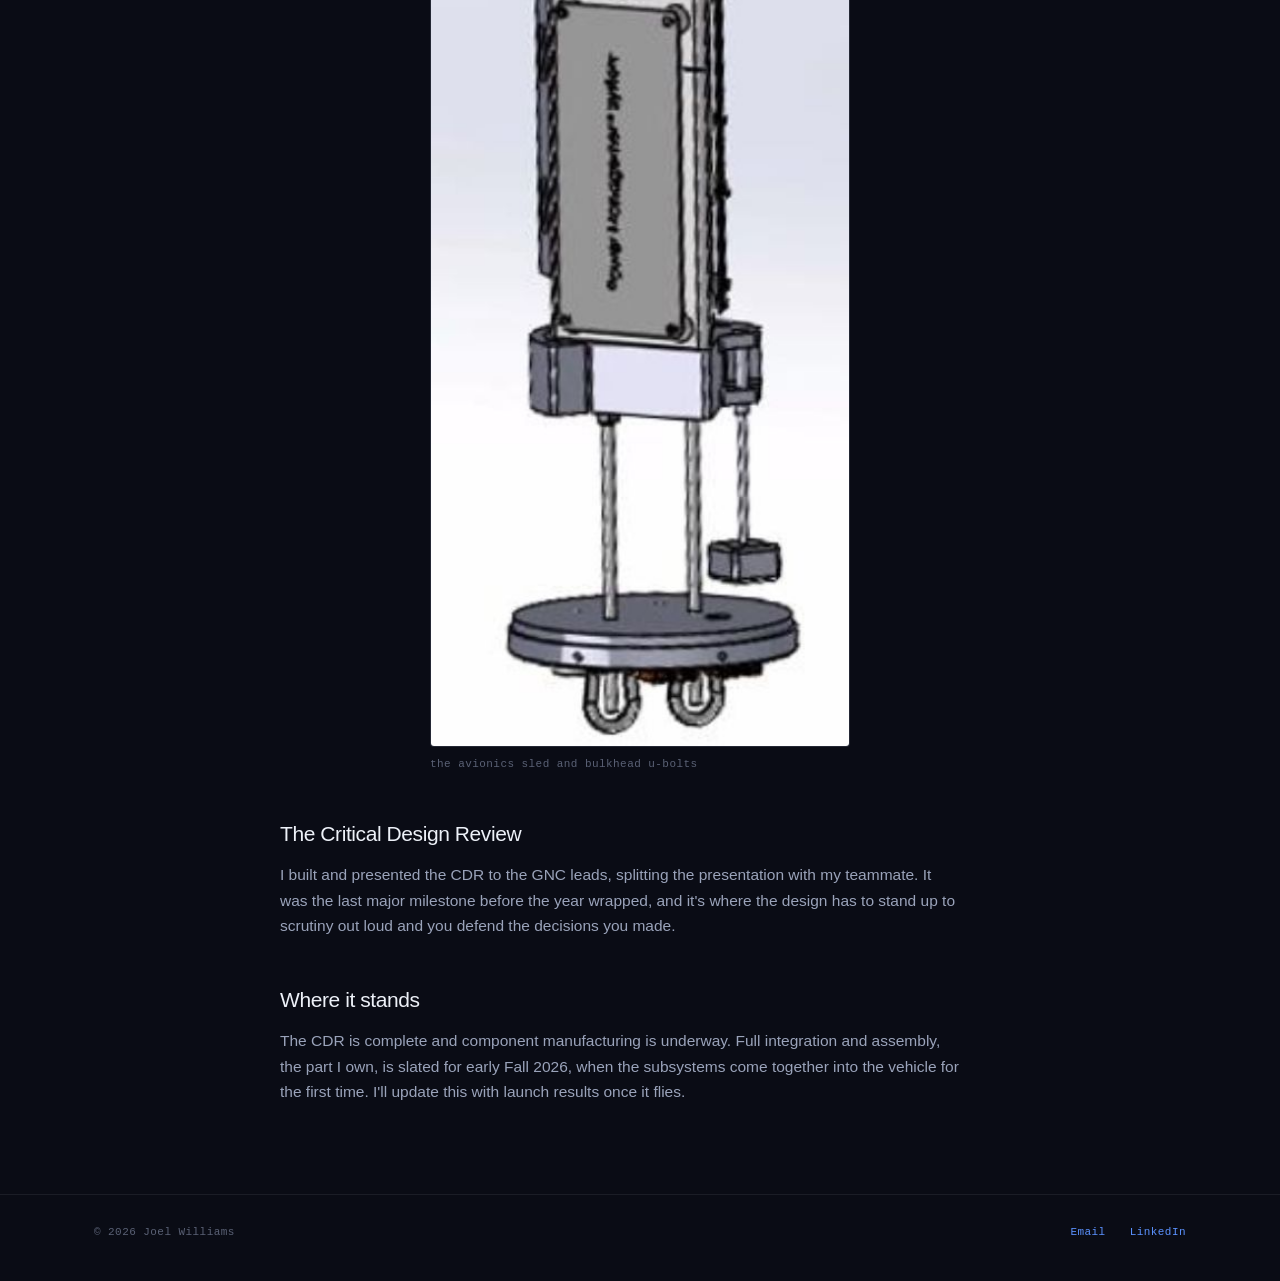
<file: projects/fin-tabs.html>
<!DOCTYPE html>
<html lang="en">
<head>
  <meta charset="UTF-8">
  <meta name="viewport" content="width=device-width, initial-scale=1.0">
  <title>Fin Tabs Rocket · Joel Williams</title>
  <meta name="description" content="Owning the integration and assembly of a full-scale, fin-tab-steered rocket: the manufacturing plan, the schedule, and the master CAD that kept every subteam in sync.">
  <link rel="icon" href="../assets/images/favicon.png">
  <link rel="stylesheet" href="../assets/css/styles.css?v=43">
</head>
<body>

  <nav class="site-nav">
    <div class="container">
      <a class="nav-monogram" href="../index.html">JW</a>
      <div class="nav-links">
        <a href="../index.html#work" class="active">Work</a>
        <a href="../about.html">About</a>
        <a href="../resume.pdf">Résumé</a>
        <a href="../contact.html">Contact</a>
      </div>
    </div>
  </nav>

  <header class="project-header">
    <div class="container">
      <h1 class="project-title">Fin Tabs Rocket</h1>
      <p class="project-outcome">Owning the integration and assembly of a full-scale, fin-tab-steered rocket: the manufacturing plan, the schedule, and the master CAD that kept every subteam in sync.</p>
      <p class="project-meta">Systems Integration &amp; Project Management · Ramblin' Rocket Club (GNC) · Aug 2025 to Mar 2026 · Responsible Engineer</p>
      <p class="project-skills"><span class="skills-label">Core Skills</span> · Systems Integration · SolidWorks · FEA (ANSYS) · Project Management · GD&amp;T · Rapid Prototyping</p>
    </div>
  </header>

  <main class="project-body">
    <div class="container">

      <figure class="project-hero">
        <img decoding="async" fetchpriority="high" src="../assets/images/fin-tabs/fin-tabs-hero.jpg" alt="Labeled CAD diagram of the full rocket: nosecone, main parachute, avionics bay, drogue chute, motor assembly, and the fin tabs actuation assembly">
        <figcaption class="media-caption">the master assembly, every subsystem in one model</figcaption>
      </figure>

      <section class="project-section">
        <h2>The story</h2>
        <p>After a year of heavy, hands-on design on the TVC mount, I got the opportunity to own a larger project from the management side. On the Fin Tabs rocket I took the Responsible Engineer role, trading detailed part design for ownership of how the whole vehicle came together.</p>
        <p>The rocket is a full-scale vehicle, close to 60 pounds, that achieves active thrust-vector-control through fin tabs (small control surfaces near the aft fins) and returns safely on a dual-deployment recovery system. My job wasn't to design every subsystem. It was to make all of them integrate into one buildable, serviceable rocket.</p>
      </section>

      <section class="project-section">
        <h2>My scope: integration and assembly</h2>
        <p>I owned how the vehicle went together, not the design of every part in it. The bar was concrete: all the subsystems (nosecone, recovery, avionics, camera bay, motor, and the fin tabs assembly) had to integrate into a single rocket within a few hours, and nothing could physically or functionally interfere with the fin-tab actuation. Holding that standard was the job.</p>
      </section>

      <figure class="project-figure figure--small">
        <img loading="lazy" decoding="async" src="../assets/images/fin-tabs/fin-tabs-1.jpg" alt="CAD closeup of the rocket's aft end, the fins and fin-tab actuation gearing visible through a transparent body tube">
        <figcaption class="media-caption">the fin-tab actuation assembly in the aft end</figcaption>
      </figure>

      <section class="project-section">
        <h2>The master assembly</h2>
        <p>To keep everyone honest, I pulled the subsystems into a single, top-down SolidWorks assembly. That master model became the reference every subteam checked their fit against, and applying GD&amp;T to the interfaces is what let parts come together first-pass instead of after a round of rework.</p>
      </section>

      <figure class="project-figure figure--portrait">
        <img loading="lazy" decoding="async" src="../assets/images/fin-tabs/fin-tabs-2.jpg" alt="CAD render of the full rocket assembly standing vertically, body tubes and bulkheads stacked from the eyebolt at the top down to the fins">
      </figure>

      <section class="project-section">
        <h2>Coordinating across subteams</h2>
        <p>A lot of the role was coordination across the subteams. I gathered each one's CAD assembly updates, consolidated them into the master model, and reported the integrated picture back to the system leads. The hard part was dependency. I needed the avionics bay in CAD to run mass and center-of-gravity analysis on the full rocket, but avionics couldn't finalize their bay until electronics locked the dimensions of the custom PCBs. That chain created a real bottleneck, and a lot of the role was managing around it, keeping the rest of the integration moving while one piece was blocked.</p>
      </section>

      <section class="project-section">
        <h2>Planning and supporting the build</h2>
        <p>I planned the manufacturing timeline and kept parts machinable and cost-effective, supporting the build with waterjetting and 3D printing. I also leaned on my Invention Studio instructor access to help get components made. One concrete win was on the radial screws securing the nosecone and actuation mechanism to the body tube. Laying out a hole diagram and matching holes around a circular body tube is tedious work, and every added hole makes it worse, so fewer is always better. Applying DFMA, I confirmed six screws carried the load where the design originally called for eight. Two fewer holes meant a simpler hole diagram, a faster build, and no loss of margin.</p>
      </section>

      <figure class="project-figure figure--small">
        <img loading="lazy" decoding="async" src="../assets/images/fin-tabs/fin-tabs-3.jpg" alt="CAD view of the motor assembly's top plate and its interfaces, seen through the translucent body tube">
        <figcaption class="media-caption">interface details in the master model</figcaption>
      </figure>

      <section class="project-section">
        <h2>Owning the recovery analysis</h2>
        <p>Recovery is where a rocket gets hurt, so I ran those numbers myself. I calculated the snatch forces on the bulkhead U-bolts for the transition from apogee into recovery, and the pin and bolt shear for the radial screws, sizing to a factor of safety of 3.</p>
      </section>

      <figure class="project-figure figure--portrait">
        <img loading="lazy" decoding="async" src="../assets/images/fin-tabs/fin-tabs-4.jpg" alt="CAD render of the avionics bay sled with U-bolts on the bulkheads at both ends">
        <figcaption class="media-caption">the avionics sled and bulkhead u-bolts</figcaption>
      </figure>

      <section class="project-section">
        <h2>The Critical Design Review</h2>
        <p>I built and presented the CDR to the GNC leads, splitting the presentation with my teammate. It was the last major milestone before the year wrapped, and it's where the design has to stand up to scrutiny out loud and you defend the decisions you made.</p>
      </section>

      <section class="project-section">
        <h2>Where it stands</h2>
        <p>The CDR is complete and component manufacturing is underway. Full integration and assembly, the part I own, is slated for early Fall 2026, when the subsystems come together into the vehicle for the first time. I'll update this with launch results once it flies.</p>
      </section>

    </div>
  </main>

  <footer class="site-footer">
    <div class="container">
      <span class="footer-copyright">© 2026 Joel Williams</span>
      <div class="footer-links">
        <a href="mailto:jwilliams812@gatech.edu">Email</a>
        <a href="https://www.linkedin.com/in/jwilliams2204/">LinkedIn</a>
      </div>
    </div>
  </footer>

  <script src="../assets/js/main.js"></script>
</body>
</html>
</file>
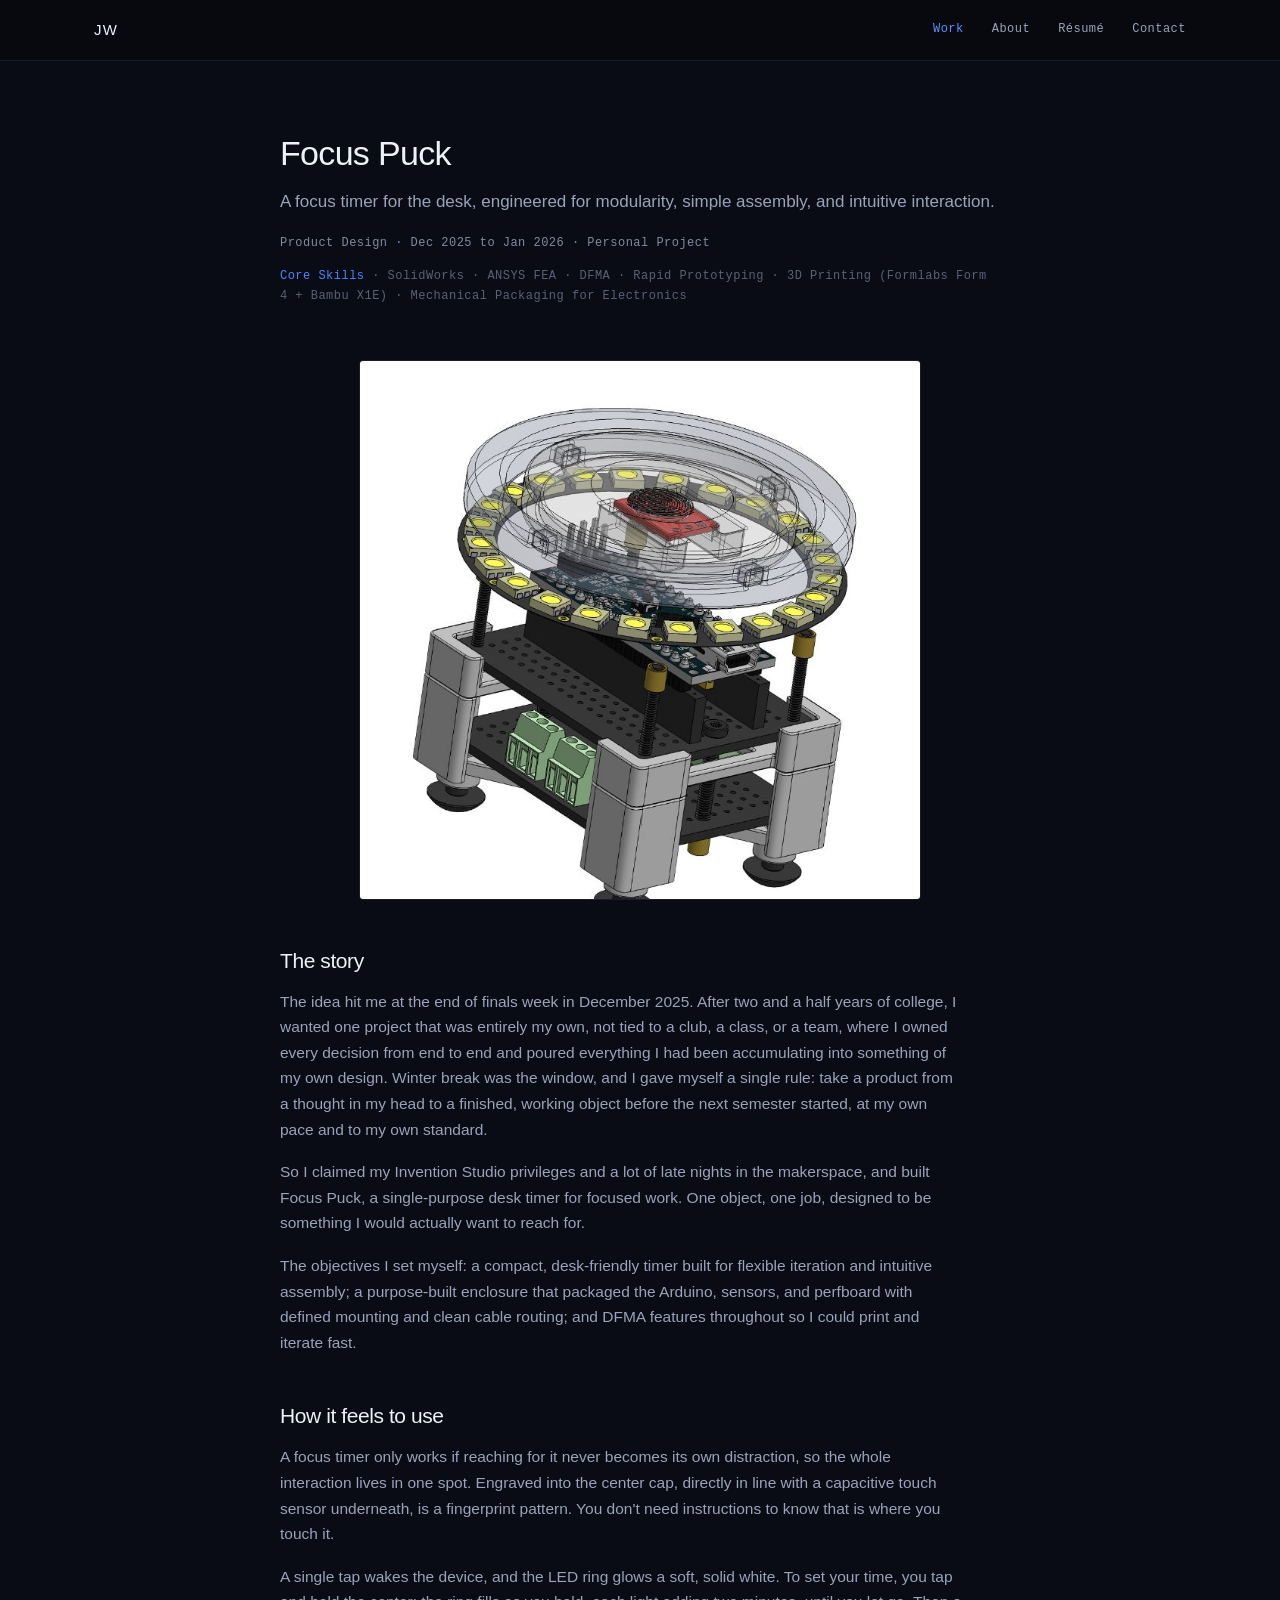
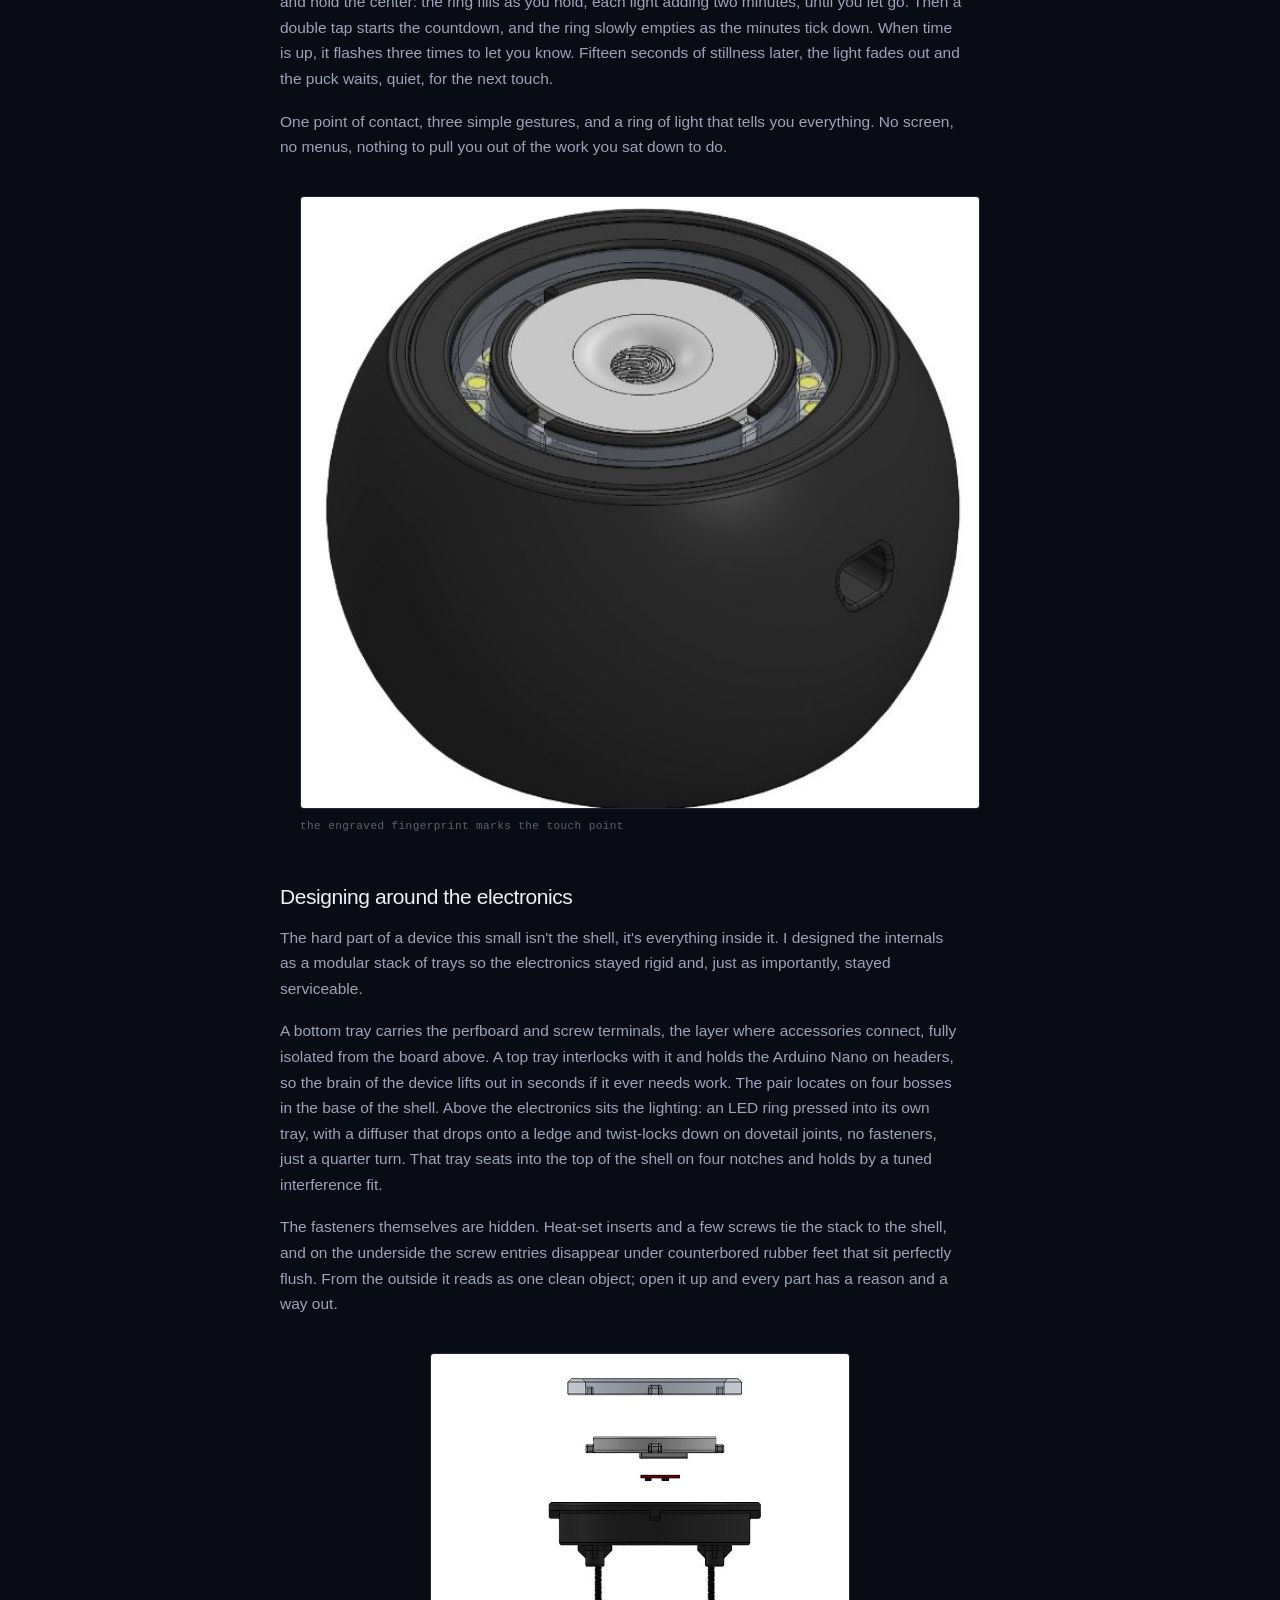
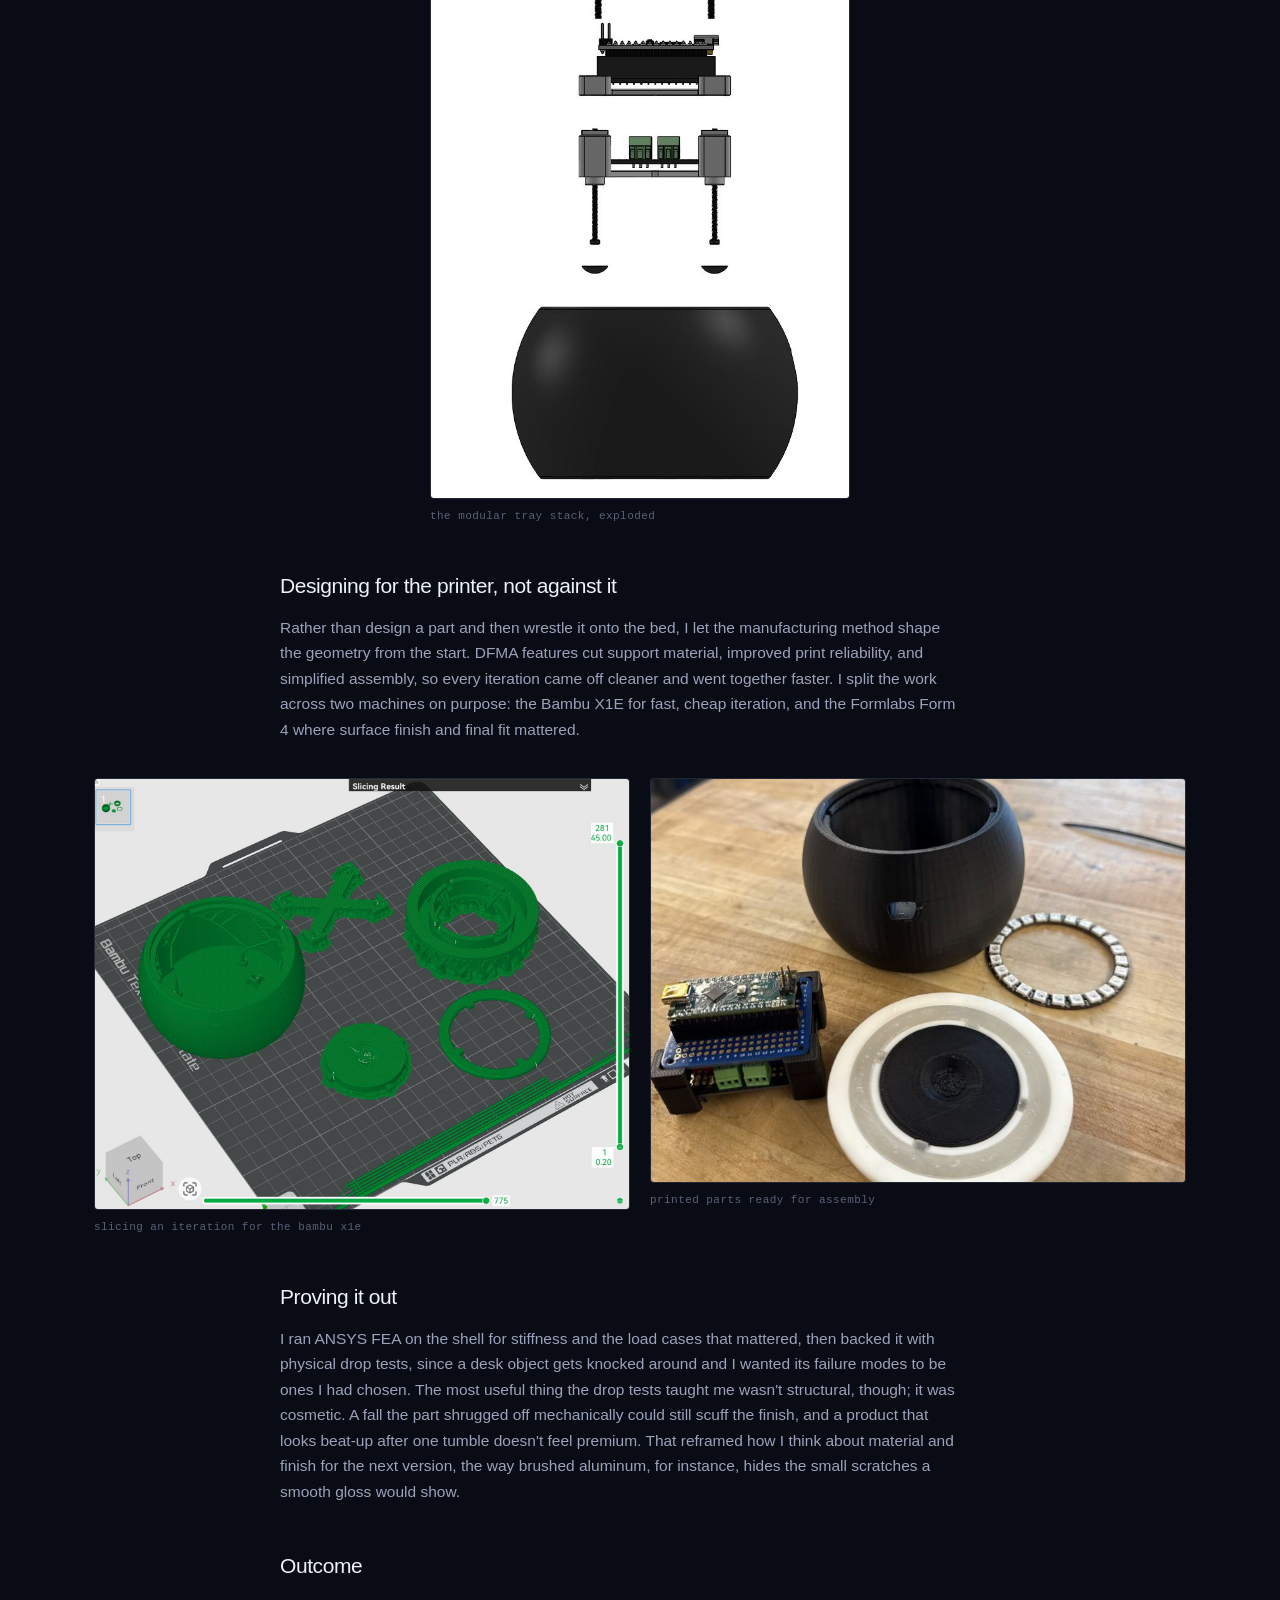
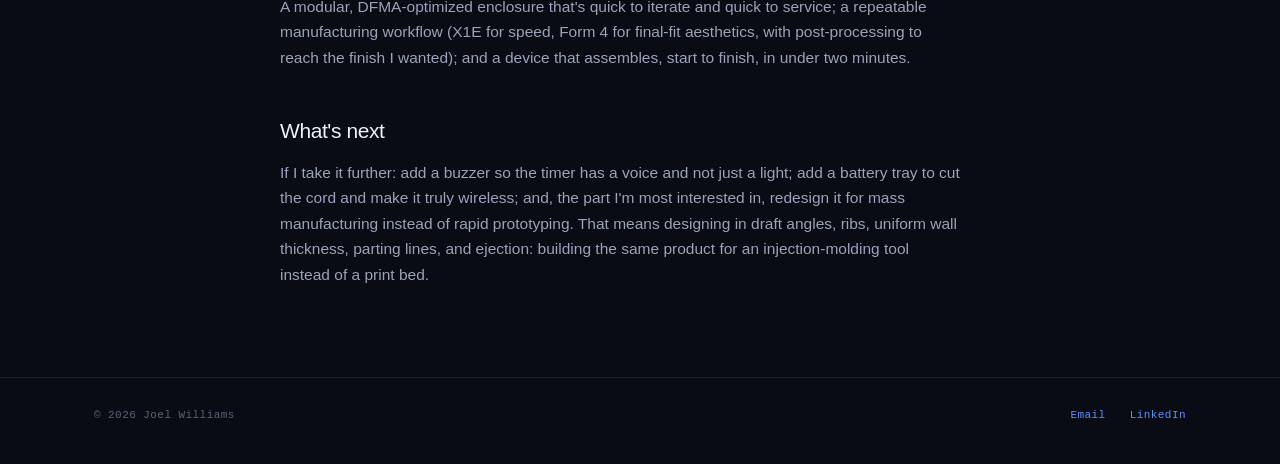
<file: projects/focus-puck.html>
<!DOCTYPE html>
<html lang="en">
<head>
  <meta charset="UTF-8">
  <meta name="viewport" content="width=device-width, initial-scale=1.0">
  <title>Focus Puck · Joel Williams</title>
  <meta name="description" content="A focus timer for the desk, engineered for modularity, simple assembly, and intuitive interaction.">
  <link rel="icon" href="../assets/images/favicon.png">
  <link rel="stylesheet" href="../assets/css/styles.css?v=43">
</head>
<body>

  <nav class="site-nav">
    <div class="container">
      <a class="nav-monogram" href="../index.html">JW</a>
      <div class="nav-links">
        <a href="../index.html#work" class="active">Work</a>
        <a href="../about.html">About</a>
        <a href="../resume.pdf">Résumé</a>
        <a href="../contact.html">Contact</a>
      </div>
    </div>
  </nav>

  <header class="project-header">
    <div class="container">
      <h1 class="project-title">Focus Puck</h1>
      <p class="project-outcome">A focus timer for the desk, engineered for modularity, simple assembly, and intuitive interaction.</p>
      <p class="project-meta">Product Design · Dec 2025 to Jan 2026 · Personal Project</p>
      <p class="project-skills"><span class="skills-label">Core Skills</span> · SolidWorks · ANSYS FEA · DFMA · Rapid Prototyping · 3D Printing (Formlabs Form 4 + Bambu X1E) · Mechanical Packaging for Electronics</p>
    </div>
  </header>

  <main class="project-body">
    <div class="container">

      <figure class="project-hero">
        <img decoding="async" fetchpriority="high" src="../assets/images/focus-puck/focus-puck-hero.jpg" alt="CAD render of the Focus Puck internals: the LED ring and diffuser above the Arduino and perfboard trays, stacked on standoffs">
      </figure>

      <section class="project-section">
        <h2>The story</h2>
        <p>The idea hit me at the end of finals week in December 2025. After two and a half years of college, I wanted one project that was entirely my own, not tied to a club, a class, or a team, where I owned every decision from end to end and poured everything I had been accumulating into something of my own design. Winter break was the window, and I gave myself a single rule: take a product from a thought in my head to a finished, working object before the next semester started, at my own pace and to my own standard.</p>
        <p>So I claimed my Invention Studio privileges and a lot of late nights in the makerspace, and built Focus Puck, a single-purpose desk timer for focused work. One object, one job, designed to be something I would actually want to reach for.</p>
        <p>The objectives I set myself: a compact, desk-friendly timer built for flexible iteration and intuitive assembly; a purpose-built enclosure that packaged the Arduino, sensors, and perfboard with defined mounting and clean cable routing; and DFMA features throughout so I could print and iterate fast.</p>
      </section>

      <section class="project-section">
        <h2>How it feels to use</h2>
        <p>A focus timer only works if reaching for it never becomes its own distraction, so the whole interaction lives in one spot. Engraved into the center cap, directly in line with a capacitive touch sensor underneath, is a fingerprint pattern. You don't need instructions to know that is where you touch it.</p>
        <p>A single tap wakes the device, and the LED ring glows a soft, solid white. To set your time, you tap and hold the center: the ring fills as you hold, each light adding two minutes, until you let go. Then a double tap starts the countdown, and the ring slowly empties as the minutes tick down. When time is up, it flashes three times to let you know. Fifteen seconds of stillness later, the light fades out and the puck waits, quiet, for the next touch.</p>
        <p>One point of contact, three simple gestures, and a ring of light that tells you everything. No screen, no menus, nothing to pull you out of the work you sat down to do.</p>
      </section>

      <figure class="project-figure figure--small">
        <img loading="lazy" decoding="async" src="../assets/images/focus-puck/focus-puck-5.jpg" alt="CAD render of the assembled Focus Puck, a rounded black puck with a fingerprint pattern engraved in its center cap">
        <figcaption class="media-caption">the engraved fingerprint marks the touch point</figcaption>
      </figure>

      <section class="project-section">
        <h2>Designing around the electronics</h2>
        <p>The hard part of a device this small isn't the shell, it's everything inside it. I designed the internals as a modular stack of trays so the electronics stayed rigid and, just as importantly, stayed serviceable.</p>
        <p>A bottom tray carries the perfboard and screw terminals, the layer where accessories connect, fully isolated from the board above. A top tray interlocks with it and holds the Arduino Nano on headers, so the brain of the device lifts out in seconds if it ever needs work. The pair locates on four bosses in the base of the shell. Above the electronics sits the lighting: an LED ring pressed into its own tray, with a diffuser that drops onto a ledge and twist-locks down on dovetail joints, no fasteners, just a quarter turn. That tray seats into the top of the shell on four notches and holds by a tuned interference fit.</p>
        <p>The fasteners themselves are hidden. Heat-set inserts and a few screws tie the stack to the shell, and on the underside the screw entries disappear under counterbored rubber feet that sit perfectly flush. From the outside it reads as one clean object; open it up and every part has a reason and a way out.</p>
      </section>

      <figure class="project-figure figure--portrait">
        <img loading="lazy" decoding="async" src="../assets/images/focus-puck/focus-puck-2.jpg" alt="Exploded CAD view of the Focus Puck, from the cap and diffuser down through the electronics trays to the shell and rubber feet">
        <figcaption class="media-caption">the modular tray stack, exploded</figcaption>
      </figure>

      <section class="project-section">
        <h2>Designing for the printer, not against it</h2>
        <p>Rather than design a part and then wrestle it onto the bed, I let the manufacturing method shape the geometry from the start. DFMA features cut support material, improved print reliability, and simplified assembly, so every iteration came off cleaner and went together faster. I split the work across two machines on purpose: the Bambu X1E for fast, cheap iteration, and the Formlabs Form 4 where surface finish and final fit mattered.</p>
      </section>

      <div class="figure-row">
        <figure class="project-figure">
          <img loading="lazy" decoding="async" src="../assets/images/focus-puck/focus-puck-4.jpg" alt="Bambu Studio slicing preview with Focus Puck parts arranged across the print bed">
          <figcaption class="media-caption">slicing an iteration for the bambu x1e</figcaption>
        </figure>
        <figure class="project-figure">
          <img loading="lazy" decoding="async" src="../assets/images/focus-puck/focus-puck-3.jpg" alt="3D-printed Focus Puck parts on a workbench: black shell, LED ring, white diffuser, and the Arduino tray stack">
          <figcaption class="media-caption">printed parts ready for assembly</figcaption>
        </figure>
      </div>

      <section class="project-section">
        <h2>Proving it out</h2>
        <p>I ran ANSYS FEA on the shell for stiffness and the load cases that mattered, then backed it with physical drop tests, since a desk object gets knocked around and I wanted its failure modes to be ones I had chosen. The most useful thing the drop tests taught me wasn't structural, though; it was cosmetic. A fall the part shrugged off mechanically could still scuff the finish, and a product that looks beat-up after one tumble doesn't feel premium. That reframed how I think about material and finish for the next version, the way brushed aluminum, for instance, hides the small scratches a smooth gloss would show.</p>
      </section>

      <section class="project-section">
        <h2>Outcome</h2>
        <p>A modular, DFMA-optimized enclosure that's quick to iterate and quick to service; a repeatable manufacturing workflow (X1E for speed, Form 4 for final-fit aesthetics, with post-processing to reach the finish I wanted); and a device that assembles, start to finish, in under two minutes.</p>
      </section>

      <section class="project-section">
        <h2>What's next</h2>
        <p>If I take it further: add a buzzer so the timer has a voice and not just a light; add a battery tray to cut the cord and make it truly wireless; and, the part I'm most interested in, redesign it for mass manufacturing instead of rapid prototyping. That means designing in draft angles, ribs, uniform wall thickness, parting lines, and ejection: building the same product for an injection-molding tool instead of a print bed.</p>
      </section>

    </div>
  </main>

  <footer class="site-footer">
    <div class="container">
      <span class="footer-copyright">© 2026 Joel Williams</span>
      <div class="footer-links">
        <a href="mailto:jwilliams812@gatech.edu">Email</a>
        <a href="https://www.linkedin.com/in/jwilliams2204/">LinkedIn</a>
      </div>
    </div>
  </footer>

  <script src="../assets/js/main.js"></script>
</body>
</html>
</file>
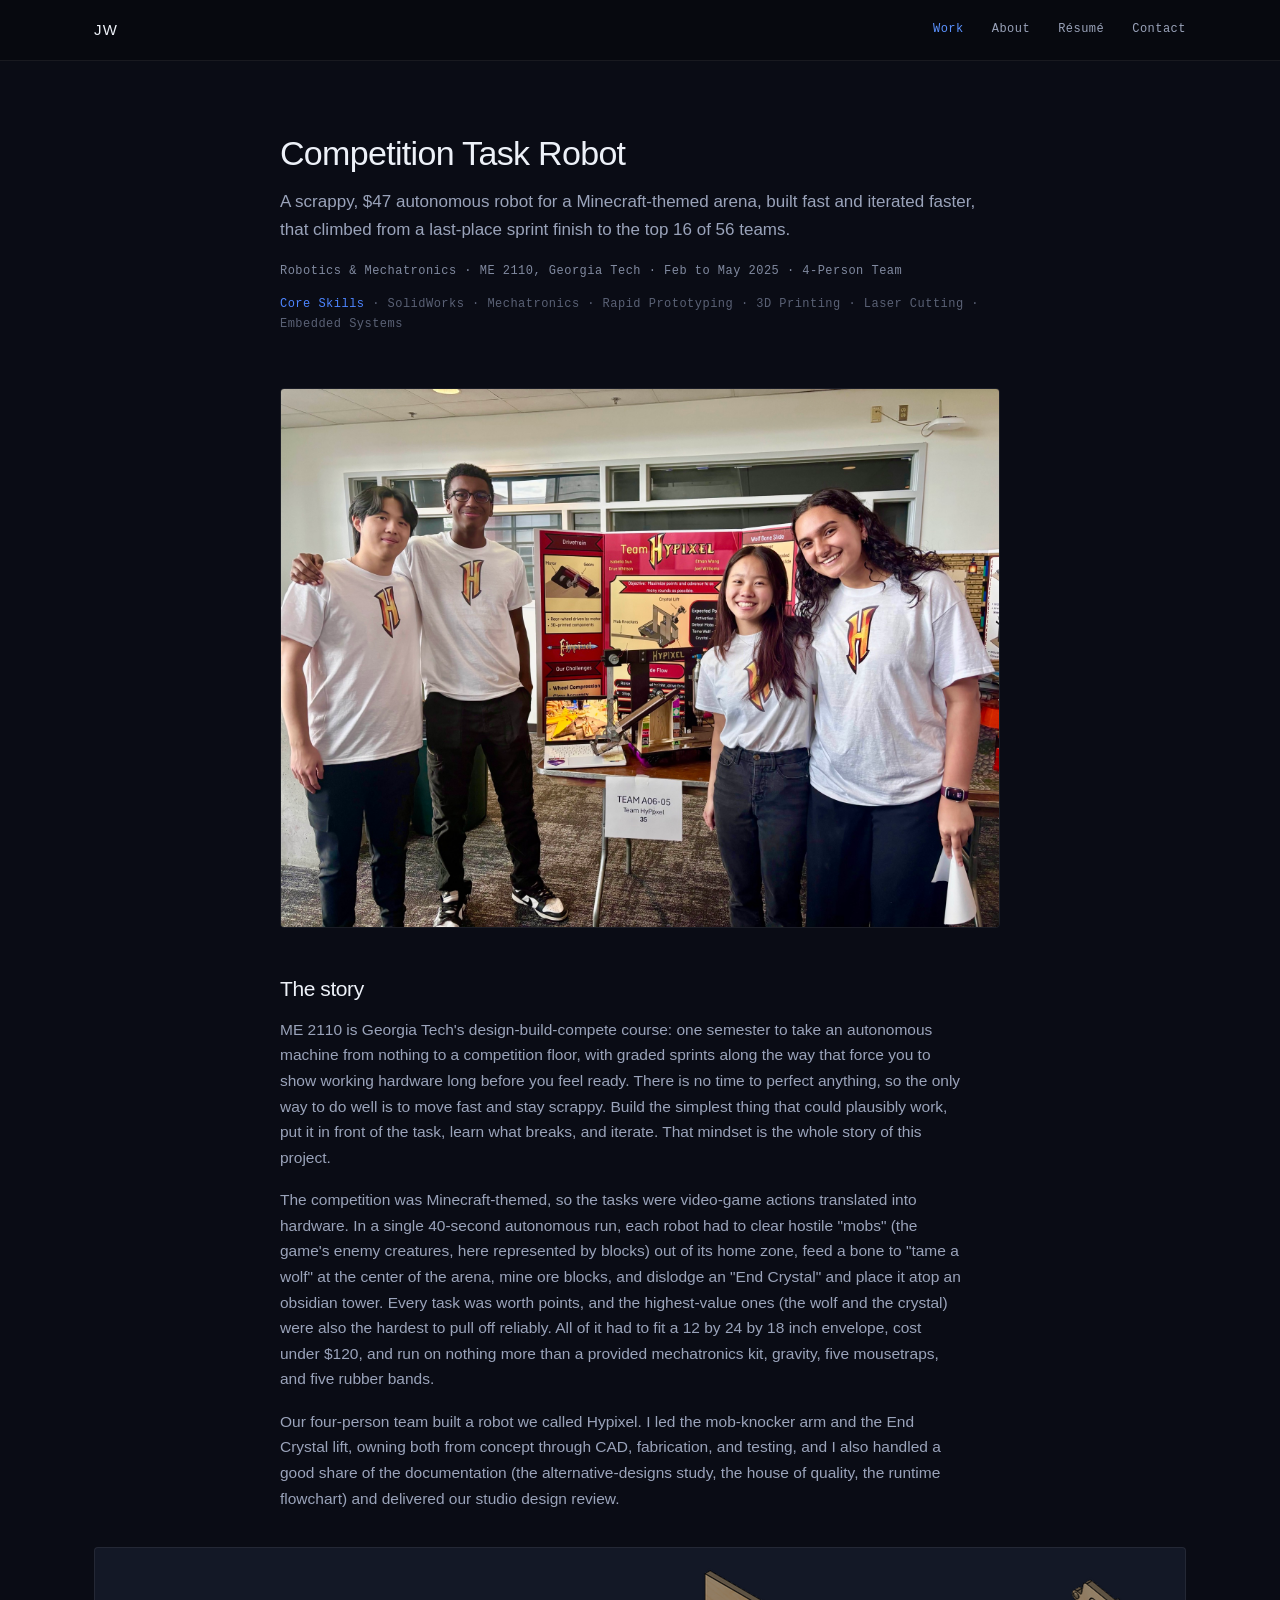
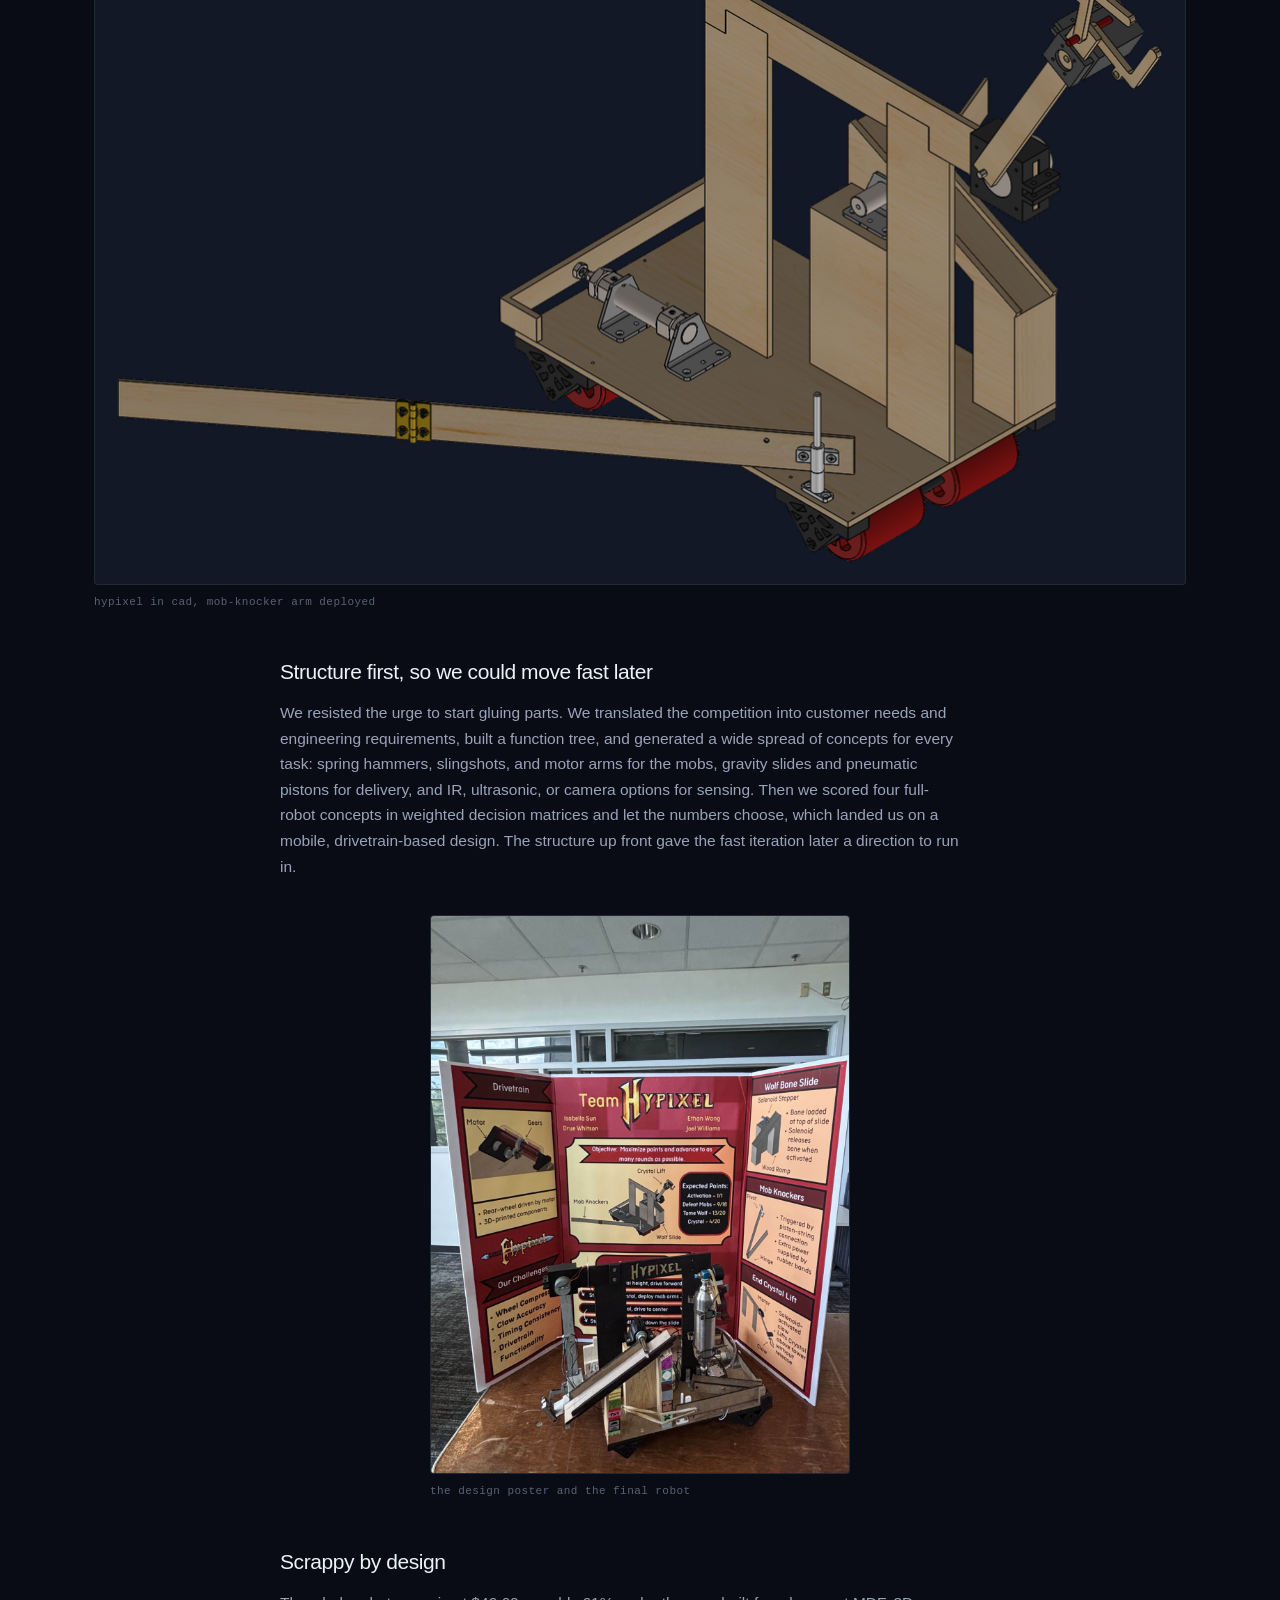
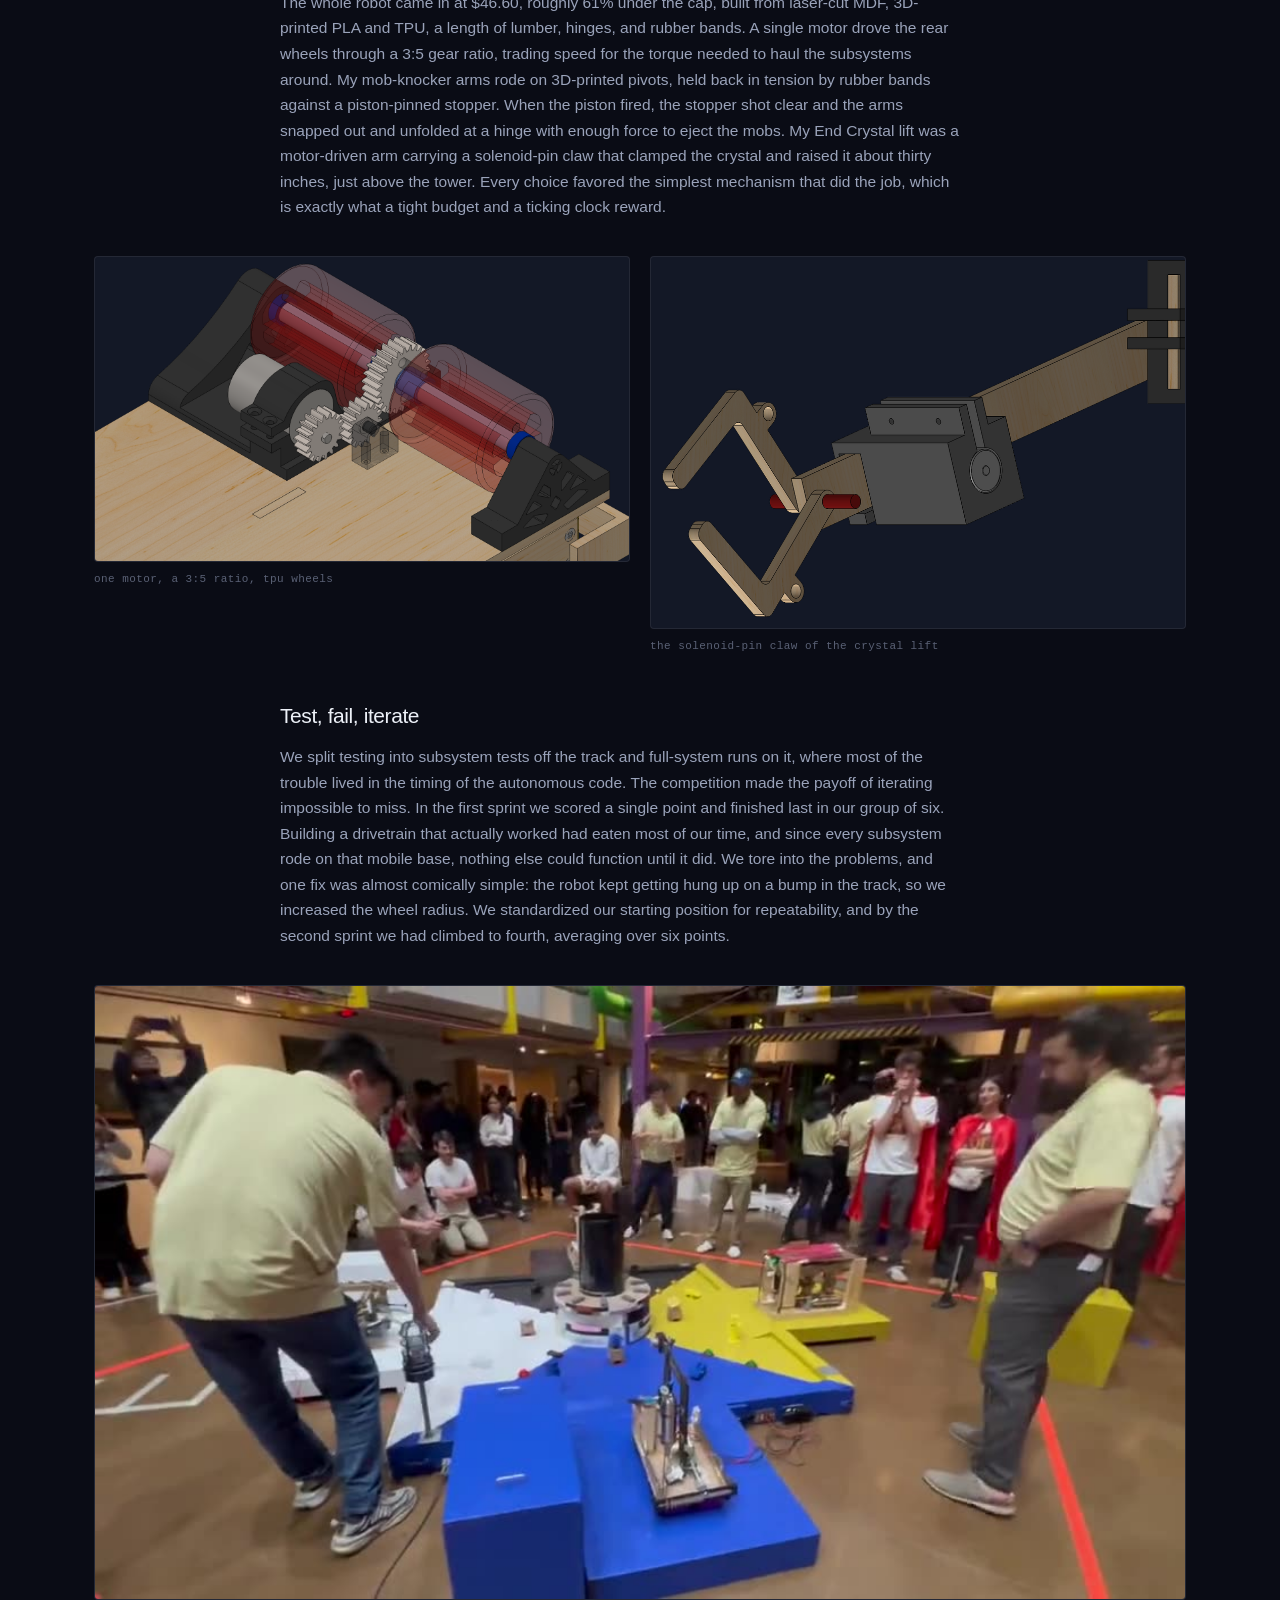
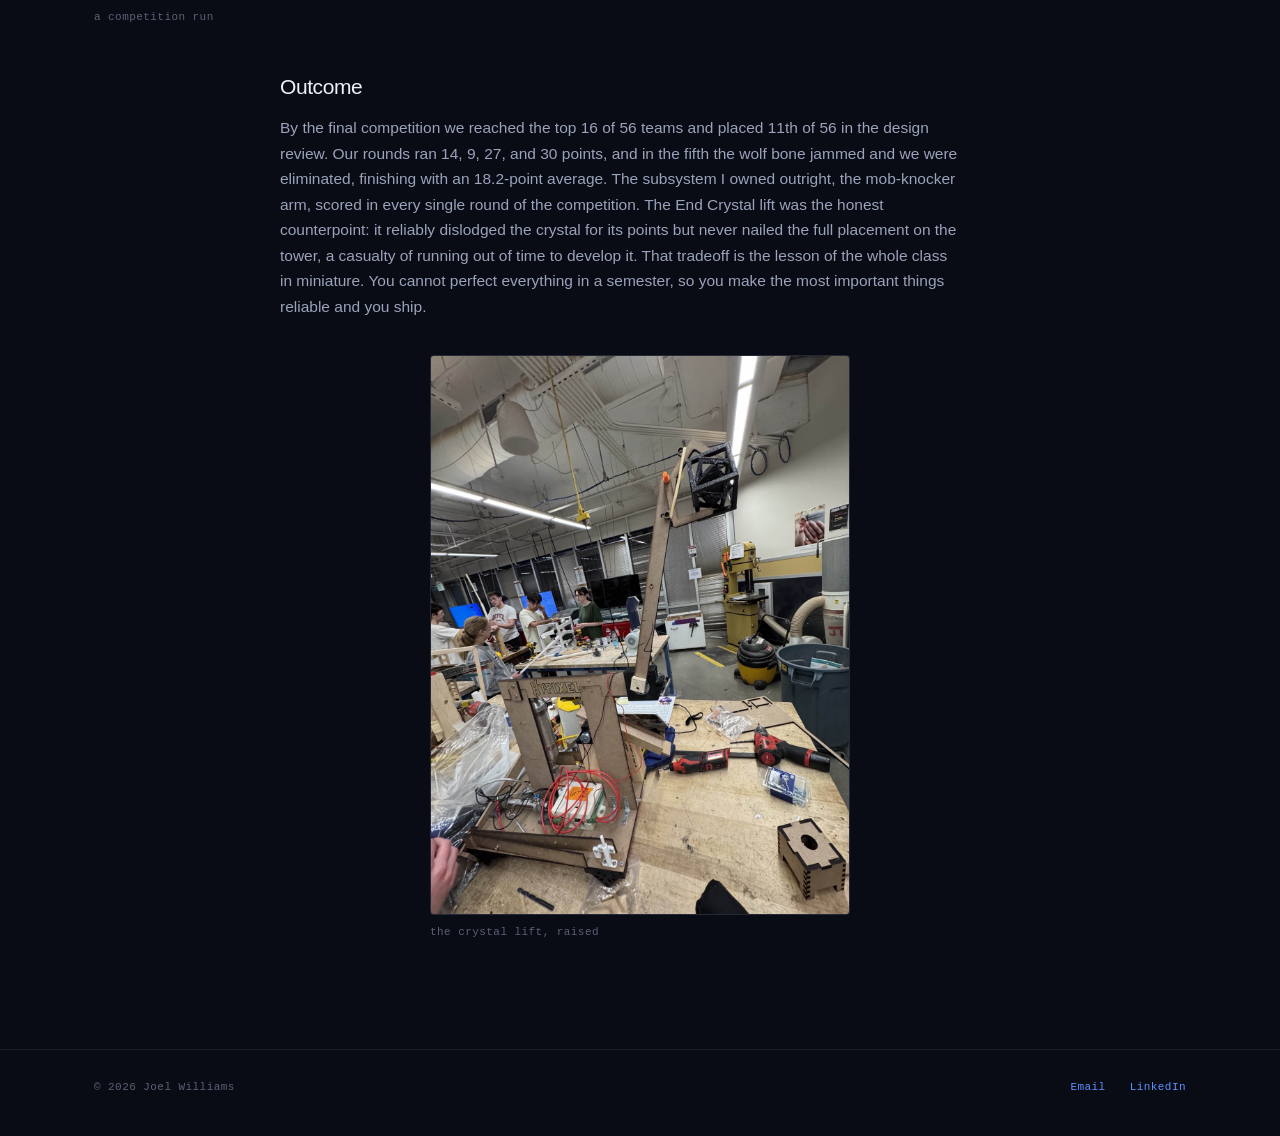
<file: projects/me2110.html>
<!DOCTYPE html>
<html lang="en">
<head>
  <meta charset="UTF-8">
  <meta name="viewport" content="width=device-width, initial-scale=1.0">
  <title>Competition Task Robot · Joel Williams</title>
  <meta name="description" content="A scrappy, $47 autonomous robot for a Minecraft-themed arena, built fast and iterated faster, that climbed from a last-place sprint finish to the top 16 of 56 teams.">
  <link rel="icon" href="../assets/images/favicon.png">
  <link rel="stylesheet" href="../assets/css/styles.css?v=43">
</head>
<body>

  <nav class="site-nav">
    <div class="container">
      <a class="nav-monogram" href="../index.html">JW</a>
      <div class="nav-links">
        <a href="../index.html#work" class="active">Work</a>
        <a href="../about.html">About</a>
        <a href="../resume.pdf">Résumé</a>
        <a href="../contact.html">Contact</a>
      </div>
    </div>
  </nav>

  <header class="project-header">
    <div class="container">
      <h1 class="project-title">Competition Task Robot</h1>
      <p class="project-outcome">A scrappy, $47 autonomous robot for a Minecraft-themed arena, built fast and iterated faster, that climbed from a last-place sprint finish to the top 16 of 56 teams.</p>
      <p class="project-meta">Robotics &amp; Mechatronics · ME 2110, Georgia Tech · Feb to May 2025 · 4-Person Team</p>
      <p class="project-skills"><span class="skills-label">Core Skills</span> · SolidWorks · Mechatronics · Rapid Prototyping · 3D Printing · Laser Cutting · Embedded Systems</p>
    </div>
  </header>

  <main class="project-body">
    <div class="container">

      <figure class="project-hero">
        <img decoding="async" fetchpriority="high" src="../assets/images/me2110/me2110-hero.jpg" alt="The four-person team in matching Hypixel shirts standing with the robot and design poster at the competition">
      </figure>

      <section class="project-section">
        <h2>The story</h2>
        <p>ME 2110 is Georgia Tech's design-build-compete course: one semester to take an autonomous machine from nothing to a competition floor, with graded sprints along the way that force you to show working hardware long before you feel ready. There is no time to perfect anything, so the only way to do well is to move fast and stay scrappy. Build the simplest thing that could plausibly work, put it in front of the task, learn what breaks, and iterate. That mindset is the whole story of this project.</p>
        <p>The competition was Minecraft-themed, so the tasks were video-game actions translated into hardware. In a single 40-second autonomous run, each robot had to clear hostile "mobs" (the game's enemy creatures, here represented by blocks) out of its home zone, feed a bone to "tame a wolf" at the center of the arena, mine ore blocks, and dislodge an "End Crystal" and place it atop an obsidian tower. Every task was worth points, and the highest-value ones (the wolf and the crystal) were also the hardest to pull off reliably. All of it had to fit a 12 by 24 by 18 inch envelope, cost under $120, and run on nothing more than a provided mechatronics kit, gravity, five mousetraps, and five rubber bands.</p>
        <p>Our four-person team built a robot we called Hypixel. I led the mob-knocker arm and the End Crystal lift, owning both from concept through CAD, fabrication, and testing, and I also handled a good share of the documentation (the alternative-designs study, the house of quality, the runtime flowchart) and delivered our studio design review.</p>
      </section>

      <figure class="project-figure">
        <img loading="lazy" decoding="async" src="../assets/images/me2110/me2110-1.png" alt="CAD model of the Hypixel robot: a laser-cut MDF frame on red wheels with the mob-knocker arm extended">
        <figcaption class="media-caption">hypixel in cad, mob-knocker arm deployed</figcaption>
      </figure>

      <section class="project-section">
        <h2>Structure first, so we could move fast later</h2>
        <p>We resisted the urge to start gluing parts. We translated the competition into customer needs and engineering requirements, built a function tree, and generated a wide spread of concepts for every task: spring hammers, slingshots, and motor arms for the mobs, gravity slides and pneumatic pistons for delivery, and IR, ultrasonic, or camera options for sensing. Then we scored four full-robot concepts in weighted decision matrices and let the numbers choose, which landed us on a mobile, drivetrain-based design. The structure up front gave the fast iteration later a direction to run in.</p>
      </section>

      <figure class="project-figure figure--portrait">
        <img loading="lazy" decoding="async" src="../assets/images/me2110/me2110-3.jpg" alt="The Hypixel robot in front of its tri-fold design poster covering the drivetrain, mob knockers, wolf bone slide, and End Crystal lift">
        <figcaption class="media-caption">the design poster and the final robot</figcaption>
      </figure>

      <section class="project-section">
        <h2>Scrappy by design</h2>
        <p>The whole robot came in at $46.60, roughly 61% under the cap, built from laser-cut MDF, 3D-printed PLA and TPU, a length of lumber, hinges, and rubber bands. A single motor drove the rear wheels through a 3:5 gear ratio, trading speed for the torque needed to haul the subsystems around. My mob-knocker arms rode on 3D-printed pivots, held back in tension by rubber bands against a piston-pinned stopper. When the piston fired, the stopper shot clear and the arms snapped out and unfolded at a hinge with enough force to eject the mobs. My End Crystal lift was a motor-driven arm carrying a solenoid-pin claw that clamped the crystal and raised it about thirty inches, just above the tower. Every choice favored the simplest mechanism that did the job, which is exactly what a tight budget and a ticking clock reward.</p>
      </section>

      <div class="figure-row">
        <figure class="project-figure">
          <img loading="lazy" decoding="async" src="../assets/images/me2110/me2110-2-alt.png" alt="CAD view of the drivetrain: a single motor driving the rear TPU wheels through a 3:5 gear ratio">
          <figcaption class="media-caption">one motor, a 3:5 ratio, tpu wheels</figcaption>
        </figure>
        <figure class="project-figure">
          <img loading="lazy" decoding="async" src="../assets/images/me2110/me2110-5.png" alt="CAD view of the End Crystal lift claw with its solenoid pin at the end of the arm">
          <figcaption class="media-caption">the solenoid-pin claw of the crystal lift</figcaption>
        </figure>
      </div>

      <section class="project-section">
        <h2>Test, fail, iterate</h2>
        <p>We split testing into subsystem tests off the track and full-system runs on it, where most of the trouble lived in the timing of the autonomous code. The competition made the payoff of iterating impossible to miss. In the first sprint we scored a single point and finished last in our group of six. Building a drivetrain that actually worked had eaten most of our time, and since every subsystem rode on that mobile base, nothing else could function until it did. We tore into the problems, and one fix was almost comically simple: the robot kept getting hung up on a bump in the track, so we increased the wheel radius. We standardized our starting position for repeatability, and by the second sprint we had climbed to fourth, averaging over six points.</p>
      </section>

      <figure class="project-figure">
        <video autoplay muted loop playsinline preload="metadata" poster="../assets/videos/me2110/me2110-poster.jpg">
          <source src="../assets/videos/me2110/me2110-loop.mp4" type="video/mp4">
        </video>
        <figcaption class="media-caption">a competition run</figcaption>
      </figure>

      <section class="project-section">
        <h2>Outcome</h2>
        <p>By the final competition we reached the top 16 of 56 teams and placed 11th of 56 in the design review. Our rounds ran 14, 9, 27, and 30 points, and in the fifth the wolf bone jammed and we were eliminated, finishing with an 18.2-point average. The subsystem I owned outright, the mob-knocker arm, scored in every single round of the competition. The End Crystal lift was the honest counterpoint: it reliably dislodged the crystal for its points but never nailed the full placement on the tower, a casualty of running out of time to develop it. That tradeoff is the lesson of the whole class in miniature. You cannot perfect everything in a semester, so you make the most important things reliable and you ship.</p>
      </section>

      <figure class="project-figure figure--portrait">
        <img loading="lazy" decoding="async" src="../assets/images/me2110/me2110-4.jpg" alt="The Hypixel robot in the Invention Studio with its End Crystal lift arm raised about thirty inches">
        <figcaption class="media-caption">the crystal lift, raised</figcaption>
      </figure>

    </div>
  </main>

  <footer class="site-footer">
    <div class="container">
      <span class="footer-copyright">© 2026 Joel Williams</span>
      <div class="footer-links">
        <a href="mailto:jwilliams812@gatech.edu">Email</a>
        <a href="https://www.linkedin.com/in/jwilliams2204/">LinkedIn</a>
      </div>
    </div>
  </footer>

  <script src="../assets/js/main.js"></script>
</body>
</html>
</file>
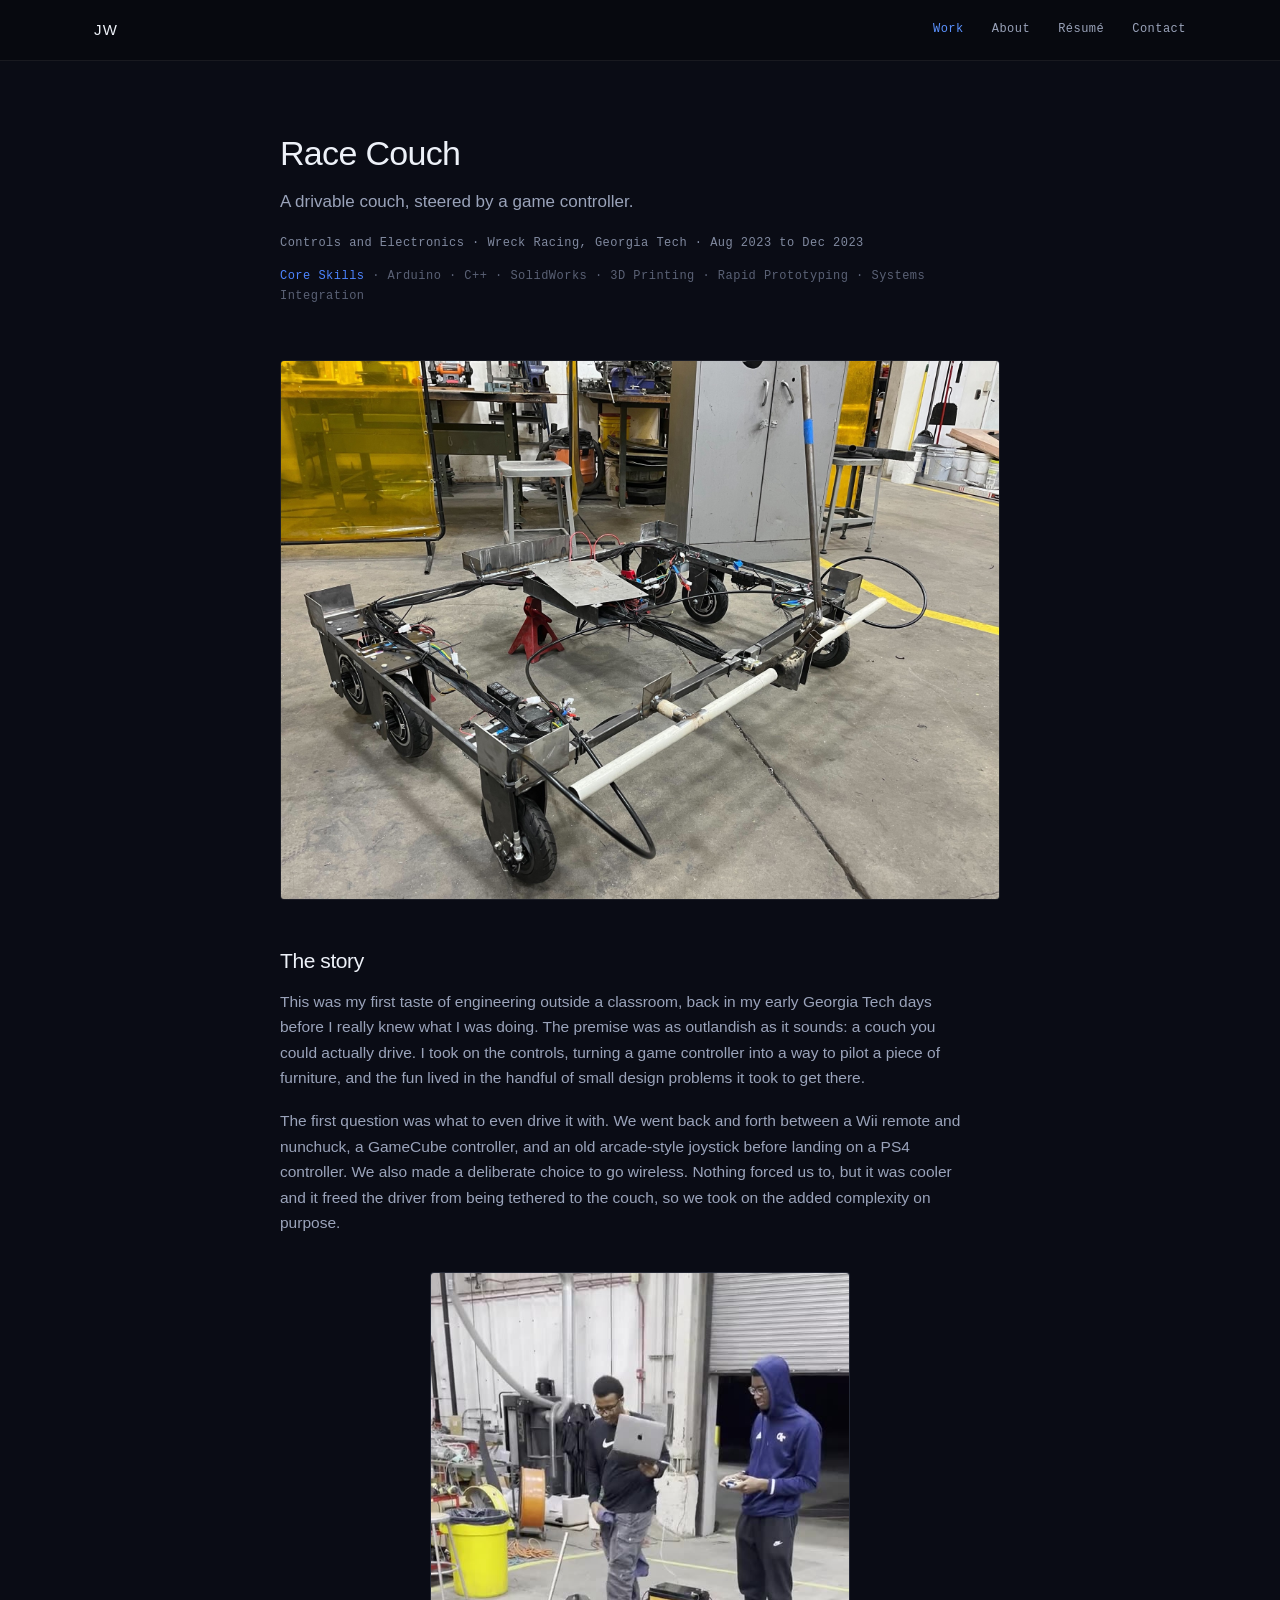
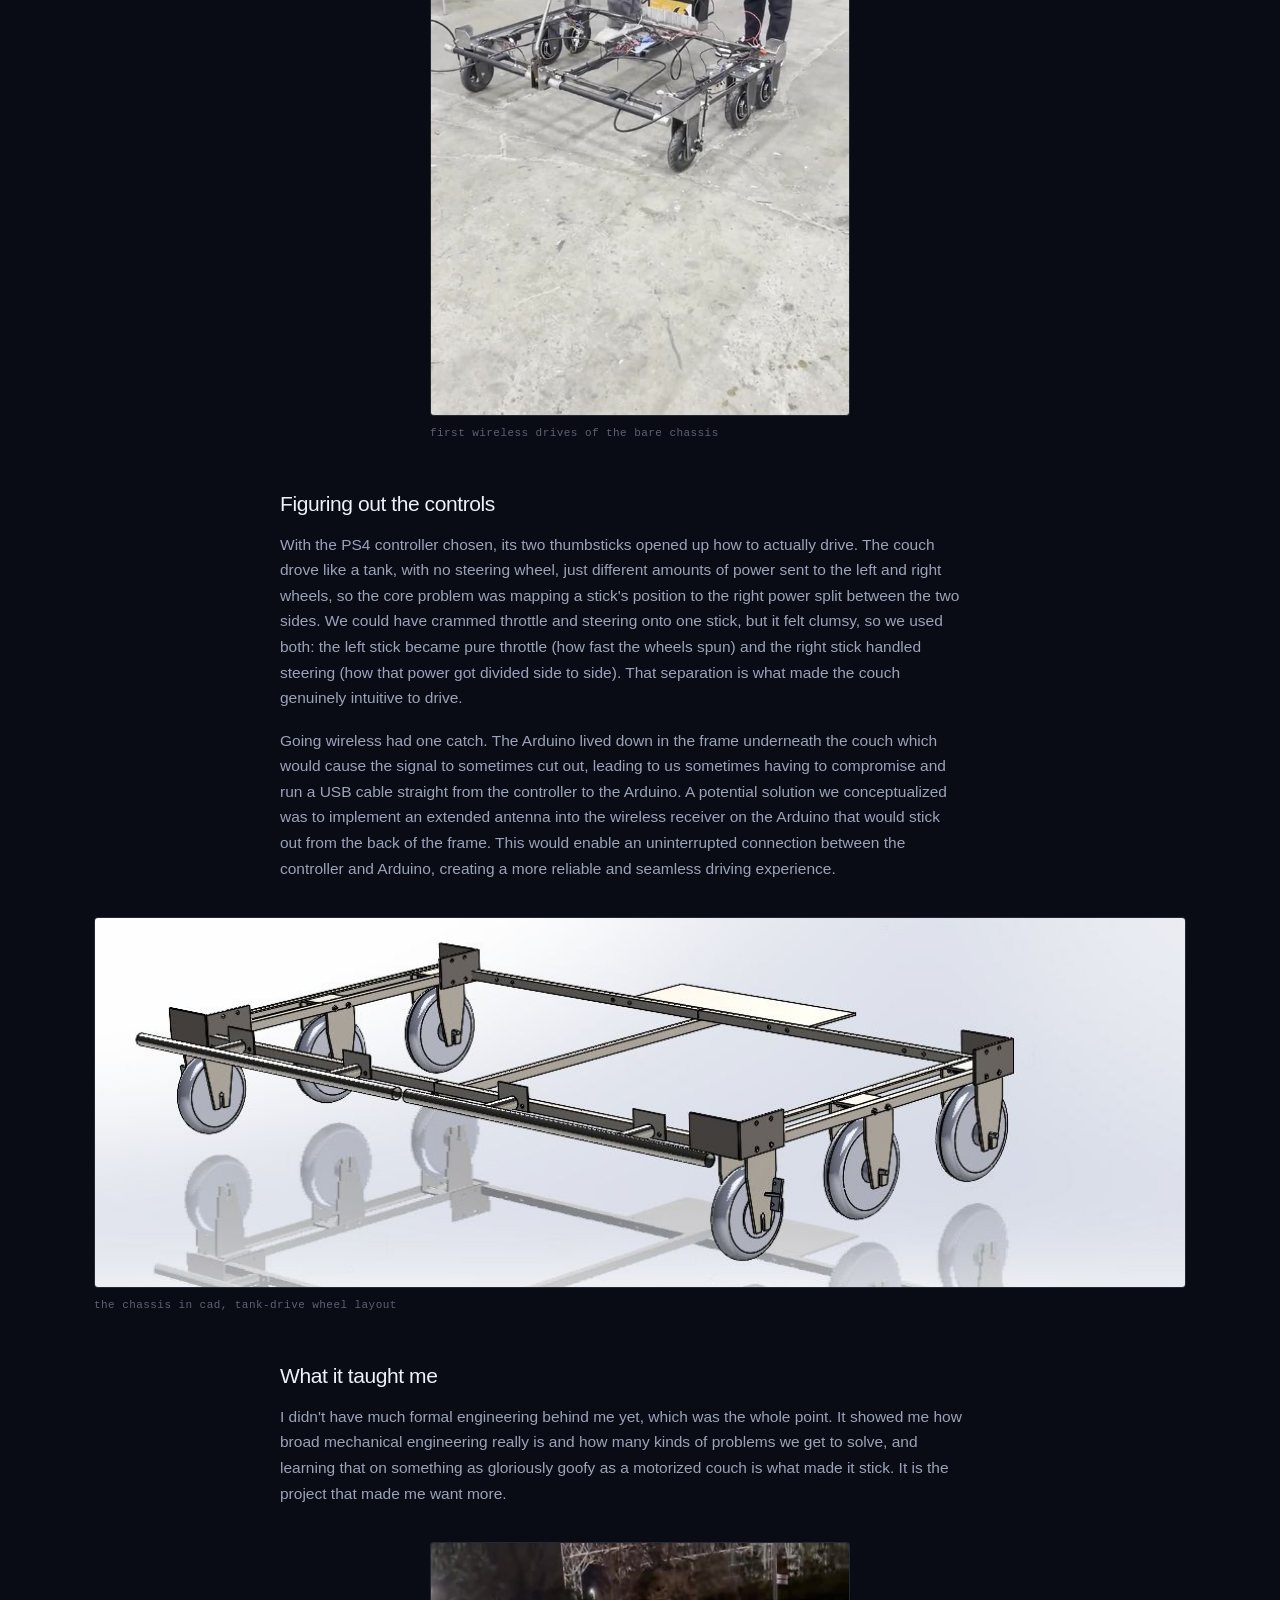
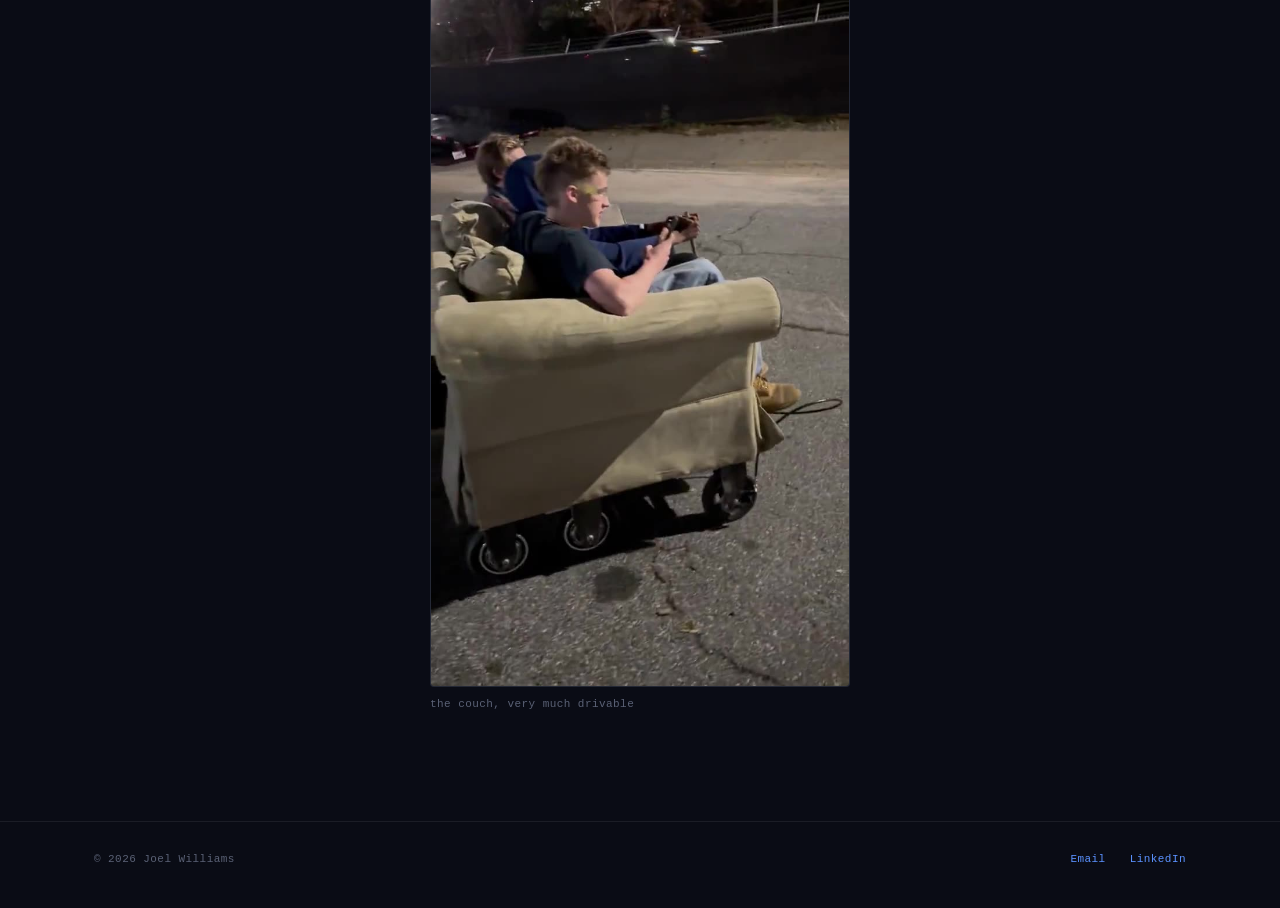
<file: projects/race-couch.html>
<!DOCTYPE html>
<html lang="en">
<head>
  <meta charset="UTF-8">
  <meta name="viewport" content="width=device-width, initial-scale=1.0">
  <title>Race Couch · Joel Williams</title>
  <meta name="description" content="A drivable couch, steered by a game controller.">
  <link rel="icon" href="../assets/images/favicon.png">
  <link rel="stylesheet" href="../assets/css/styles.css?v=43">
</head>
<body>

  <nav class="site-nav">
    <div class="container">
      <a class="nav-monogram" href="../index.html">JW</a>
      <div class="nav-links">
        <a href="../index.html#work" class="active">Work</a>
        <a href="../about.html">About</a>
        <a href="../resume.pdf">Résumé</a>
        <a href="../contact.html">Contact</a>
      </div>
    </div>
  </nav>

  <header class="project-header">
    <div class="container">
      <h1 class="project-title">Race Couch</h1>
      <p class="project-outcome">A drivable couch, steered by a game controller.</p>
      <p class="project-meta">Controls and Electronics · Wreck Racing, Georgia Tech · Aug 2023 to Dec 2023</p>
      <p class="project-skills"><span class="skills-label">Core Skills</span> · Arduino · C++ · SolidWorks · 3D Printing · Rapid Prototyping · Systems Integration</p>
    </div>
  </header>

  <main class="project-body">
    <div class="container">

      <figure class="project-hero">
        <img decoding="async" fetchpriority="high" src="../assets/images/race-couch/race-couch-hero.jpg" alt="The welded steel couch chassis on six wheels in the shop, with a PVC steering frame and wiring in place">
      </figure>

      <section class="project-section">
        <h2>The story</h2>
        <p>This was my first taste of engineering outside a classroom, back in my early Georgia Tech days before I really knew what I was doing. The premise was as outlandish as it sounds: a couch you could actually drive. I took on the controls, turning a game controller into a way to pilot a piece of furniture, and the fun lived in the handful of small design problems it took to get there.</p>
        <p>The first question was what to even drive it with. We went back and forth between a Wii remote and nunchuck, a GameCube controller, and an old arcade-style joystick before landing on a PS4 controller. We also made a deliberate choice to go wireless. Nothing forced us to, but it was cooler and it freed the driver from being tethered to the couch, so we took on the added complexity on purpose.</p>
      </section>

      <figure class="project-figure figure--portrait">
        <video autoplay muted loop playsinline preload="metadata" poster="../assets/videos/race-couch/race-couch-poster-2.jpg">
          <source src="../assets/videos/race-couch/race-couch-loop-2.mp4" type="video/mp4">
        </video>
        <figcaption class="media-caption">first wireless drives of the bare chassis</figcaption>
      </figure>

      <section class="project-section">
        <h2>Figuring out the controls</h2>
        <p>With the PS4 controller chosen, its two thumbsticks opened up how to actually drive. The couch drove like a tank, with no steering wheel, just different amounts of power sent to the left and right wheels, so the core problem was mapping a stick's position to the right power split between the two sides. We could have crammed throttle and steering onto one stick, but it felt clumsy, so we used both: the left stick became pure throttle (how fast the wheels spun) and the right stick handled steering (how that power got divided side to side). That separation is what made the couch genuinely intuitive to drive.</p>
        <p>Going wireless had one catch. The Arduino lived down in the frame underneath the couch which would cause the signal to sometimes cut out, leading to us sometimes having to compromise and run a USB cable straight from the controller to the Arduino. A potential solution we conceptualized was to implement an extended antenna into the wireless receiver on the Arduino that would stick out from the back of the frame. This would enable an uninterrupted connection between the controller and Arduino, creating a more reliable and seamless driving experience.</p>
      </section>

      <figure class="project-figure">
        <img loading="lazy" decoding="async" src="../assets/images/race-couch/race-couch-1.jpg" alt="CAD model of the couch chassis: a steel frame on six wheels with a plywood seat base">
        <figcaption class="media-caption">the chassis in cad, tank-drive wheel layout</figcaption>
      </figure>

      <section class="project-section">
        <h2>What it taught me</h2>
        <p>I didn't have much formal engineering behind me yet, which was the whole point. It showed me how broad mechanical engineering really is and how many kinds of problems we get to solve, and learning that on something as gloriously goofy as a motorized couch is what made it stick. It is the project that made me want more.</p>
      </section>

      <figure class="project-figure figure--portrait">
        <video autoplay muted loop playsinline preload="metadata" poster="../assets/videos/race-couch/race-couch-poster-1.jpg">
          <source src="../assets/videos/race-couch/race-couch-loop-1.mp4" type="video/mp4">
        </video>
        <figcaption class="media-caption">the couch, very much drivable</figcaption>
      </figure>

    </div>
  </main>

  <footer class="site-footer">
    <div class="container">
      <span class="footer-copyright">© 2026 Joel Williams</span>
      <div class="footer-links">
        <a href="mailto:jwilliams812@gatech.edu">Email</a>
        <a href="https://www.linkedin.com/in/jwilliams2204/">LinkedIn</a>
      </div>
    </div>
  </footer>

  <script src="../assets/js/main.js"></script>
</body>
</html>
</file>
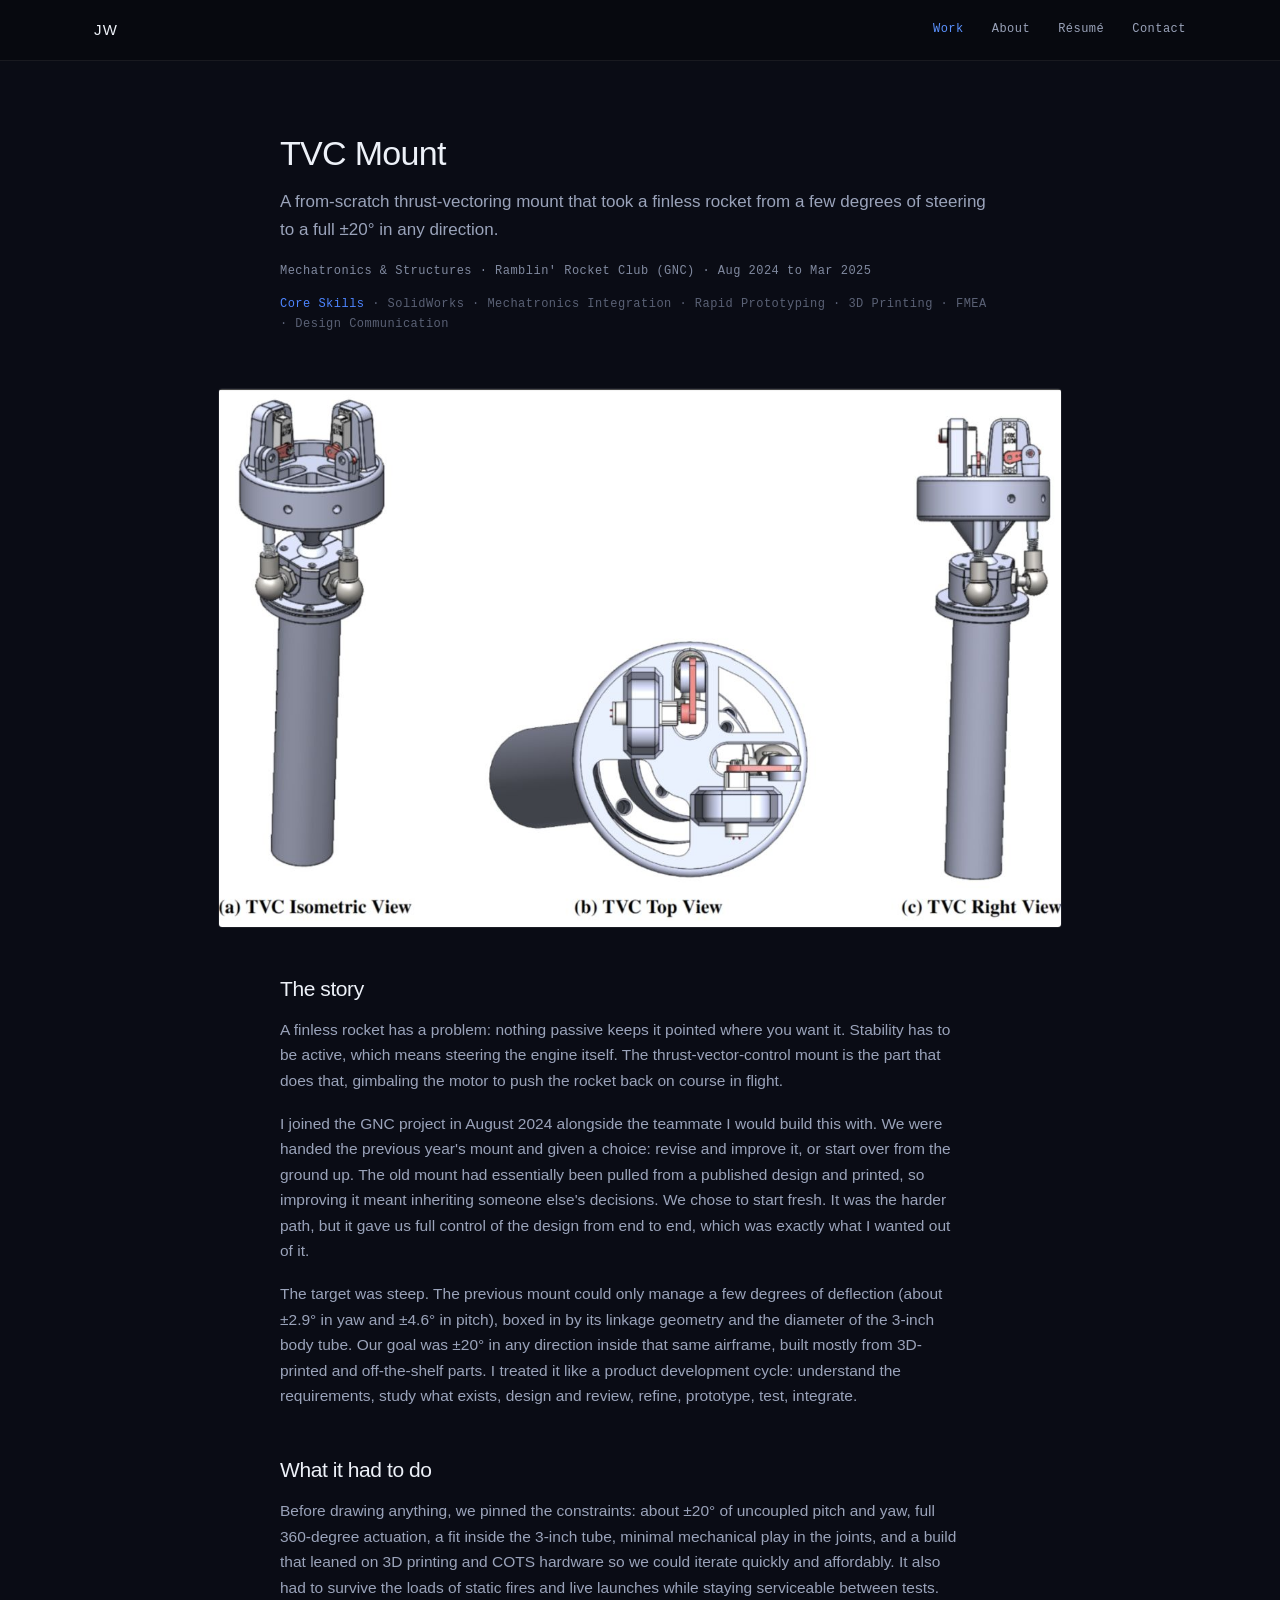
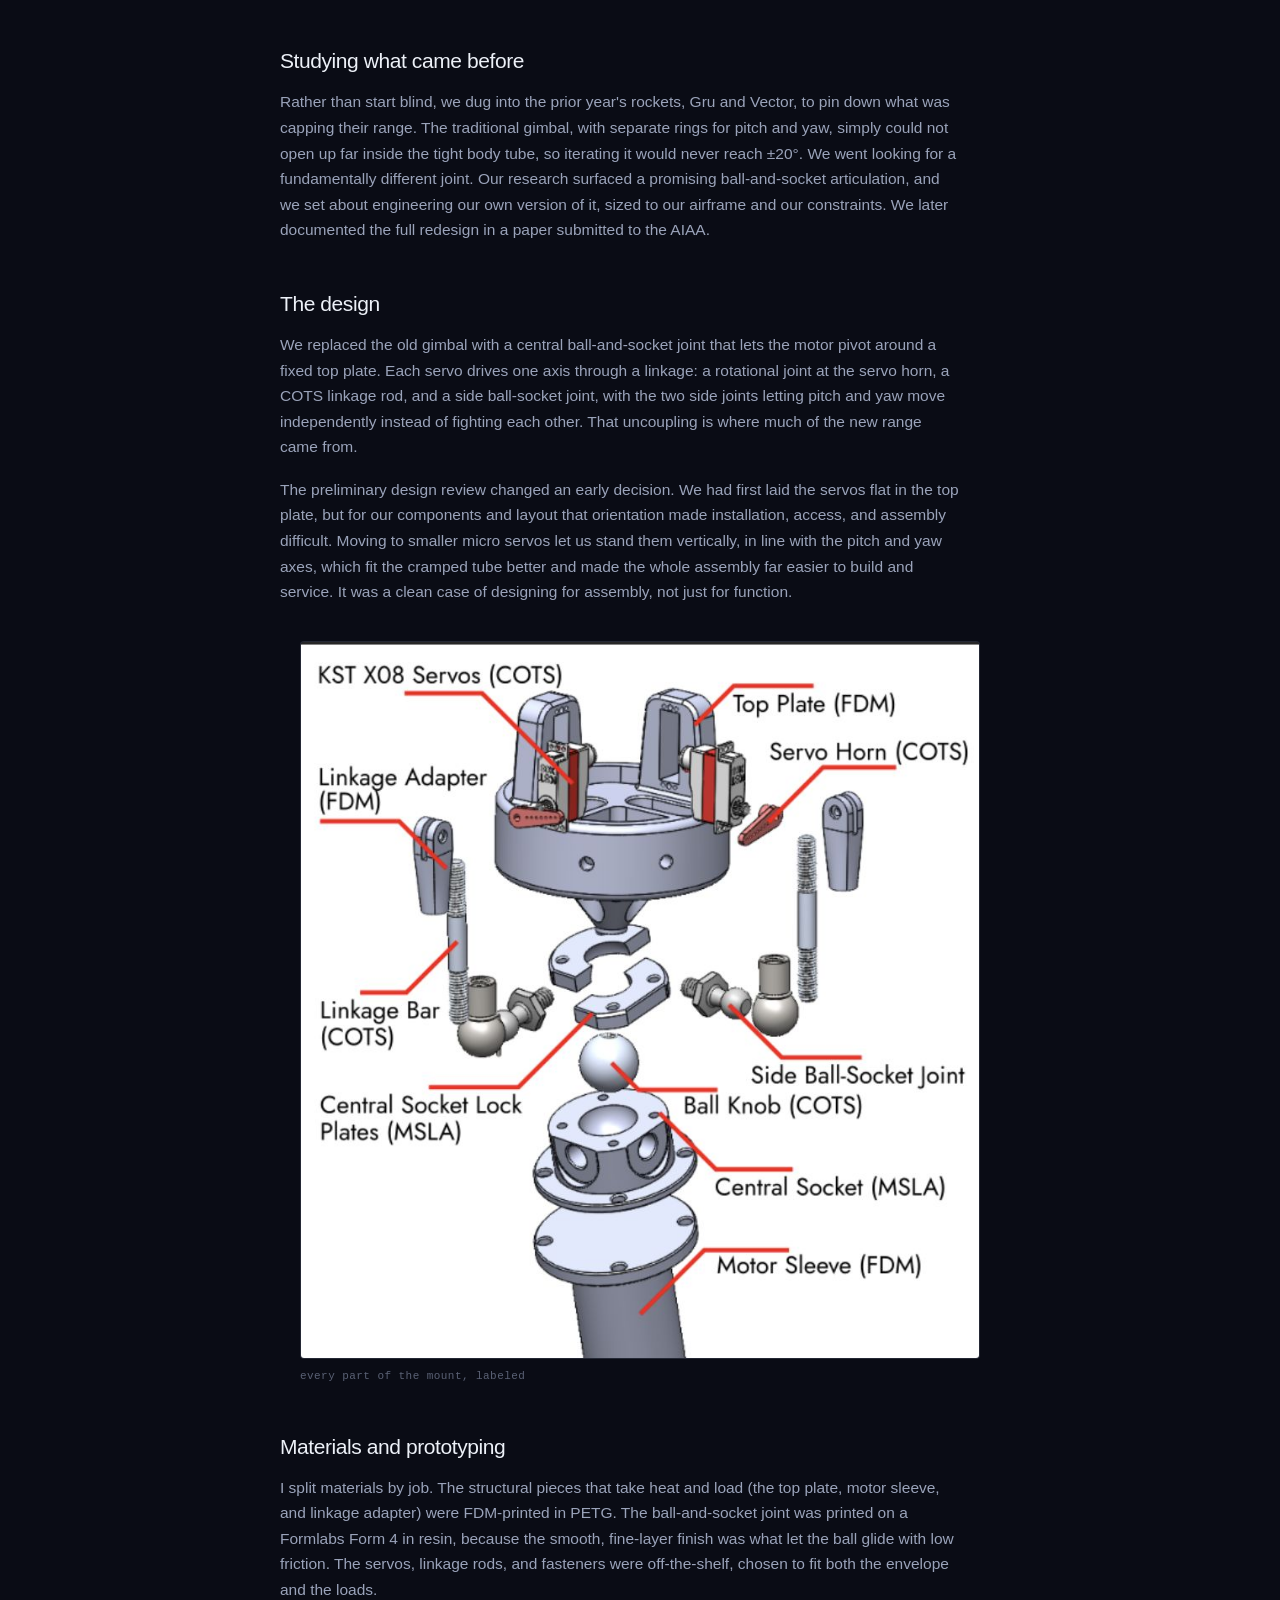
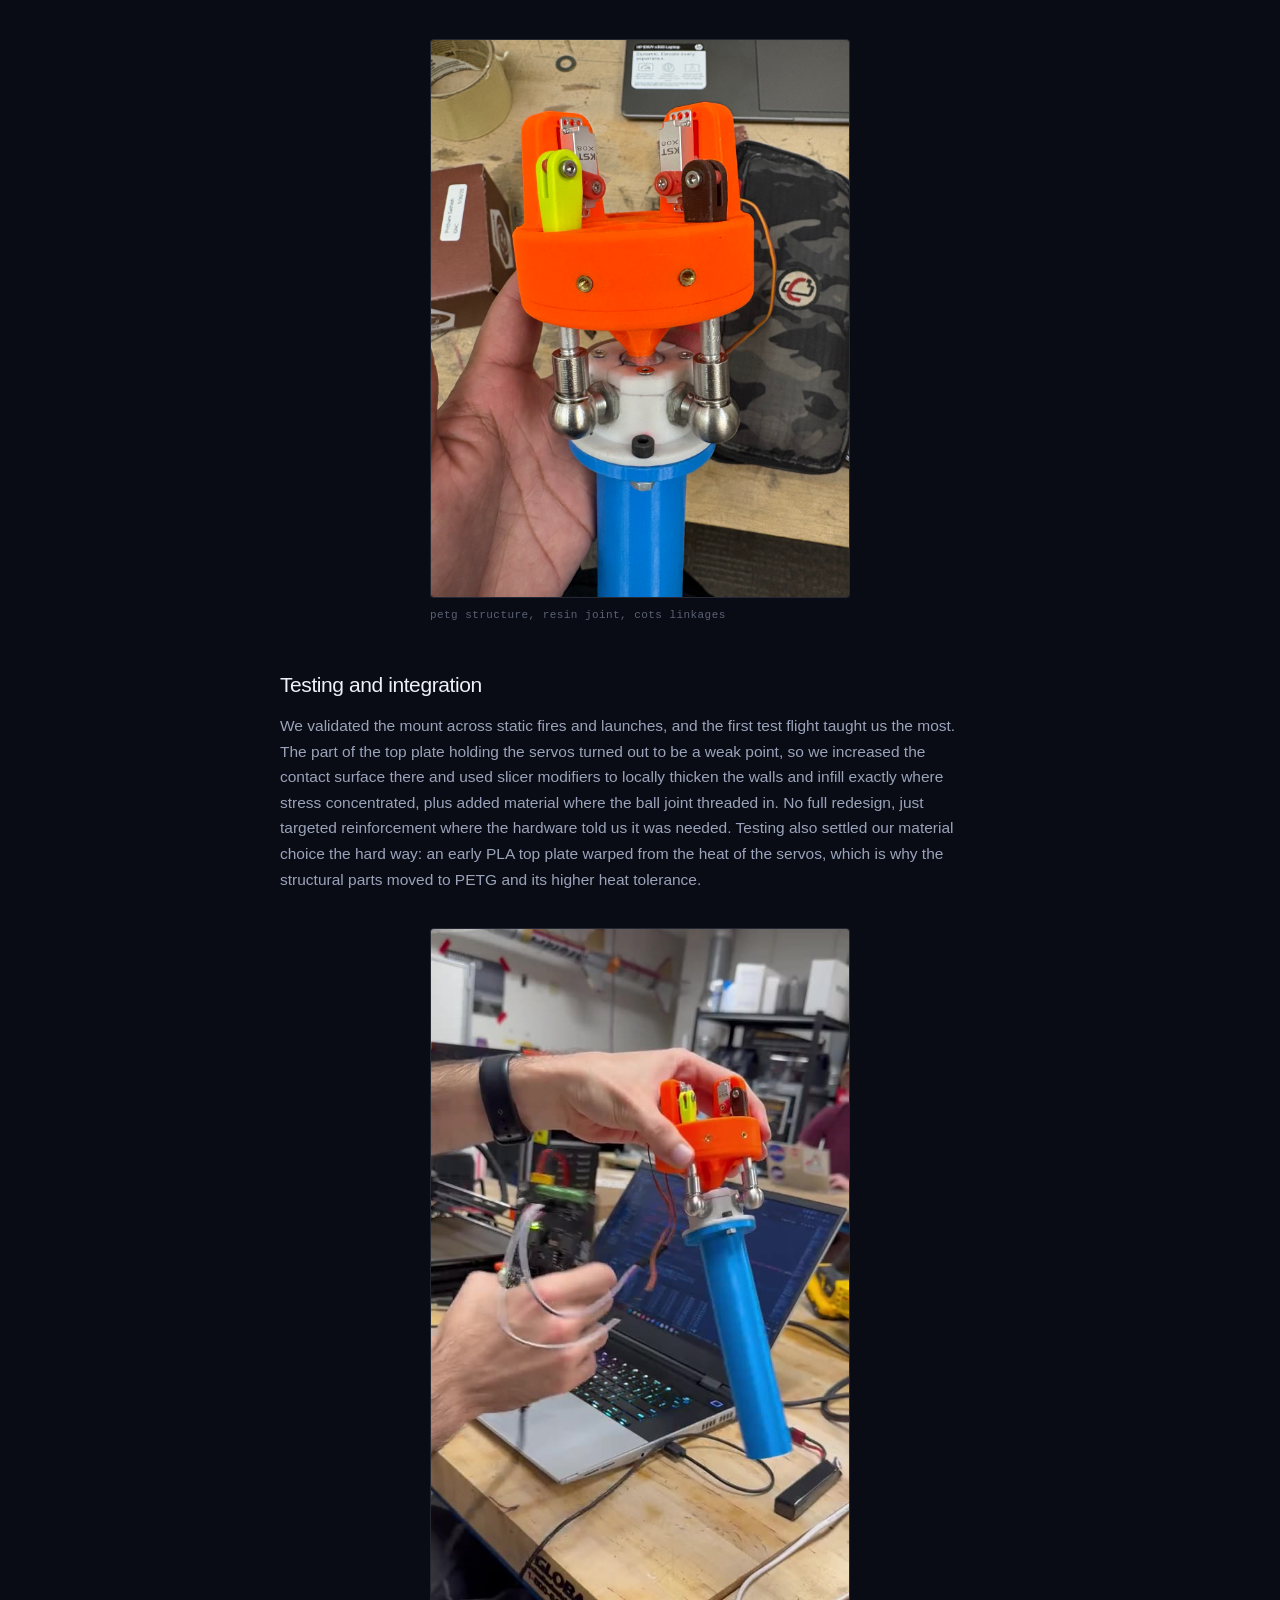
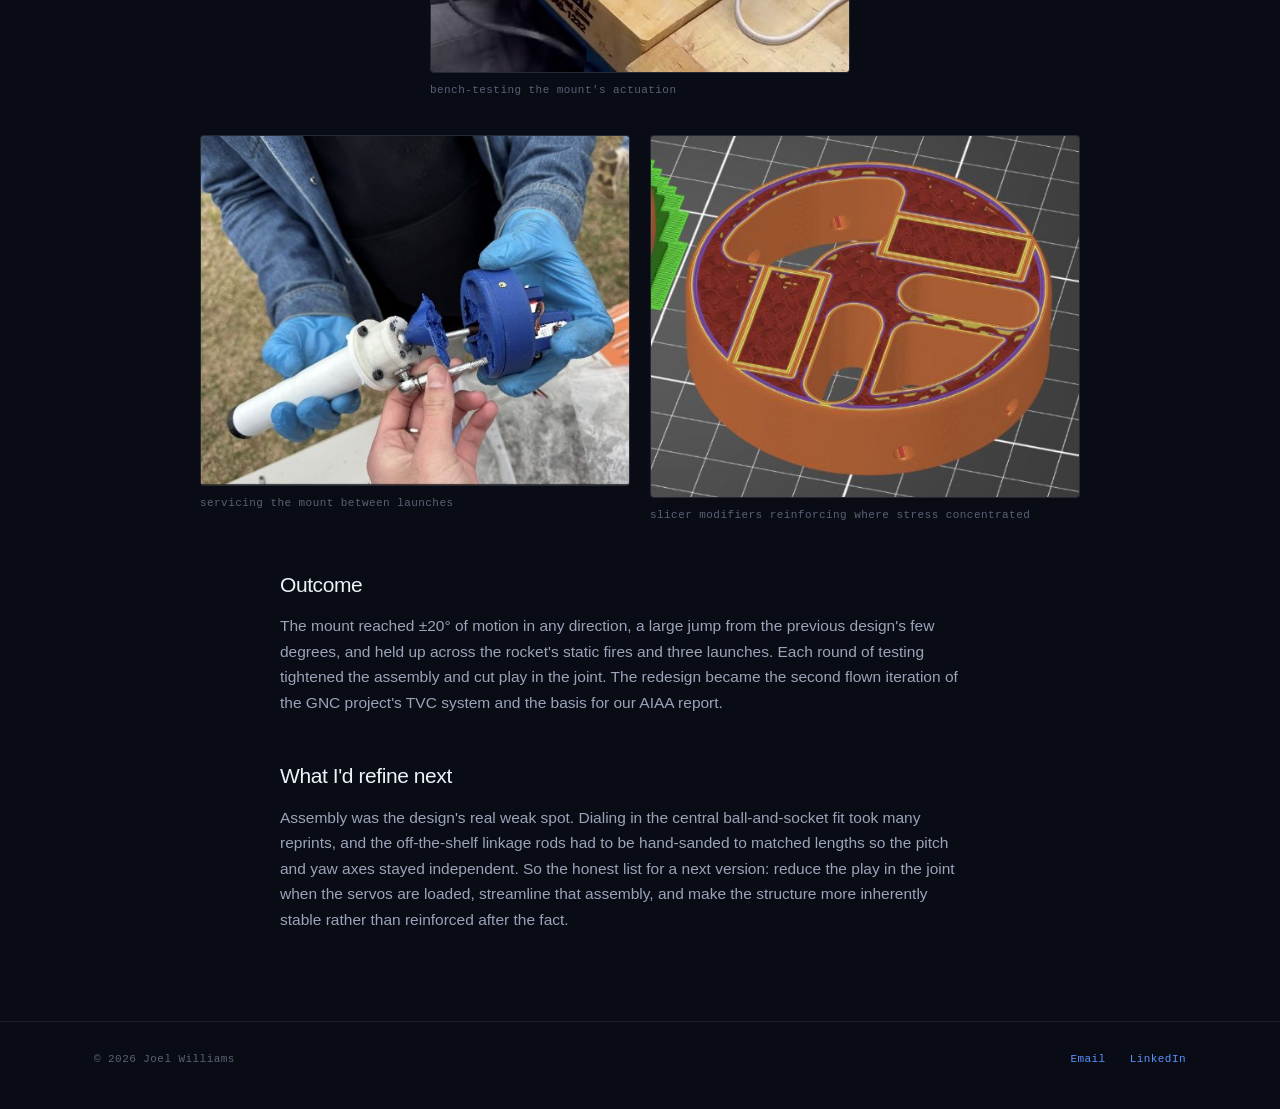
<file: projects/tvc-mount.html>
<!DOCTYPE html>
<html lang="en">
<head>
  <meta charset="UTF-8">
  <meta name="viewport" content="width=device-width, initial-scale=1.0">
  <title>TVC Mount · Joel Williams</title>
  <meta name="description" content="A from-scratch thrust-vectoring mount that took a finless rocket from a few degrees of steering to a full ±20° in any direction.">
  <link rel="icon" href="../assets/images/favicon.png">
  <link rel="stylesheet" href="../assets/css/styles.css?v=43">
</head>
<body>

  <nav class="site-nav">
    <div class="container">
      <a class="nav-monogram" href="../index.html">JW</a>
      <div class="nav-links">
        <a href="../index.html#work" class="active">Work</a>
        <a href="../about.html">About</a>
        <a href="../resume.pdf">Résumé</a>
        <a href="../contact.html">Contact</a>
      </div>
    </div>
  </nav>

  <header class="project-header">
    <div class="container">
      <h1 class="project-title">TVC Mount</h1>
      <p class="project-outcome">A from-scratch thrust-vectoring mount that took a finless rocket from a few degrees of steering to a full ±20° in any direction.</p>
      <p class="project-meta">Mechatronics &amp; Structures · Ramblin' Rocket Club (GNC) · Aug 2024 to Mar 2025</p>
      <p class="project-skills"><span class="skills-label">Core Skills</span> · SolidWorks · Mechatronics Integration · Rapid Prototyping · 3D Printing · FMEA · Design Communication</p>
    </div>
  </header>

  <main class="project-body">
    <div class="container">

      <figure class="project-hero">
        <img decoding="async" fetchpriority="high" src="../assets/images/tvc-mount/tvc-mount-hero.jpg" alt="Three CAD views of the TVC mount on its motor tube: isometric, top, and right">
      </figure>

      <section class="project-section">
        <h2>The story</h2>
        <p>A finless rocket has a problem: nothing passive keeps it pointed where you want it. Stability has to be active, which means steering the engine itself. The thrust-vector-control mount is the part that does that, gimbaling the motor to push the rocket back on course in flight.</p>
        <p>I joined the GNC project in August 2024 alongside the teammate I would build this with. We were handed the previous year's mount and given a choice: revise and improve it, or start over from the ground up. The old mount had essentially been pulled from a published design and printed, so improving it meant inheriting someone else's decisions. We chose to start fresh. It was the harder path, but it gave us full control of the design from end to end, which was exactly what I wanted out of it.</p>
        <p>The target was steep. The previous mount could only manage a few degrees of deflection (about ±2.9° in yaw and ±4.6° in pitch), boxed in by its linkage geometry and the diameter of the 3-inch body tube. Our goal was ±20° in any direction inside that same airframe, built mostly from 3D-printed and off-the-shelf parts. I treated it like a product development cycle: understand the requirements, study what exists, design and review, refine, prototype, test, integrate.</p>
      </section>

      <section class="project-section">
        <h2>What it had to do</h2>
        <p>Before drawing anything, we pinned the constraints: about ±20° of uncoupled pitch and yaw, full 360-degree actuation, a fit inside the 3-inch tube, minimal mechanical play in the joints, and a build that leaned on 3D printing and COTS hardware so we could iterate quickly and affordably. It also had to survive the loads of static fires and live launches while staying serviceable between tests.</p>
      </section>

      <section class="project-section">
        <h2>Studying what came before</h2>
        <p>Rather than start blind, we dug into the prior year's rockets, Gru and Vector, to pin down what was capping their range. The traditional gimbal, with separate rings for pitch and yaw, simply could not open up far inside the tight body tube, so iterating it would never reach ±20°. We went looking for a fundamentally different joint. Our research surfaced a promising ball-and-socket articulation, and we set about engineering our own version of it, sized to our airframe and our constraints. We later documented the full redesign in a paper submitted to the AIAA.</p>
      </section>

      <section class="project-section">
        <h2>The design</h2>
        <p>We replaced the old gimbal with a central ball-and-socket joint that lets the motor pivot around a fixed top plate. Each servo drives one axis through a linkage: a rotational joint at the servo horn, a COTS linkage rod, and a side ball-socket joint, with the two side joints letting pitch and yaw move independently instead of fighting each other. That uncoupling is where much of the new range came from.</p>
        <p>The preliminary design review changed an early decision. We had first laid the servos flat in the top plate, but for our components and layout that orientation made installation, access, and assembly difficult. Moving to smaller micro servos let us stand them vertically, in line with the pitch and yaw axes, which fit the cramped tube better and made the whole assembly far easier to build and service. It was a clean case of designing for assembly, not just for function.</p>
      </section>

      <figure class="project-figure figure--small">
        <img loading="lazy" decoding="async" src="../assets/images/tvc-mount/tvc-mount-1.jpg" alt="Labeled exploded CAD view of the TVC mount: FDM top plate and motor sleeve, COTS servos and linkage rods, and the resin-printed central ball and socket">
        <figcaption class="media-caption">every part of the mount, labeled</figcaption>
      </figure>

      <section class="project-section">
        <h2>Materials and prototyping</h2>
        <p>I split materials by job. The structural pieces that take heat and load (the top plate, motor sleeve, and linkage adapter) were FDM-printed in PETG. The ball-and-socket joint was printed on a Formlabs Form 4 in resin, because the smooth, fine-layer finish was what let the ball glide with low friction. The servos, linkage rods, and fasteners were off-the-shelf, chosen to fit both the envelope and the loads.</p>
      </section>

      <figure class="project-figure figure--portrait">
        <img loading="lazy" decoding="async" src="../assets/images/tvc-mount/tvc-mount-2.jpg" alt="The assembled TVC mount held in hand: orange PETG top plate with micro servos, steel ball-socket linkages, white resin socket, and blue motor sleeve">
        <figcaption class="media-caption">petg structure, resin joint, cots linkages</figcaption>
      </figure>

      <section class="project-section">
        <h2>Testing and integration</h2>
        <p>We validated the mount across static fires and launches, and the first test flight taught us the most. The part of the top plate holding the servos turned out to be a weak point, so we increased the contact surface there and used slicer modifiers to locally thicken the walls and infill exactly where stress concentrated, plus added material where the ball joint threaded in. No full redesign, just targeted reinforcement where the hardware told us it was needed. Testing also settled our material choice the hard way: an early PLA top plate warped from the heat of the servos, which is why the structural parts moved to PETG and its higher heat tolerance.</p>
      </section>

      <figure class="project-figure figure--portrait">
        <video autoplay muted loop playsinline preload="metadata" poster="../assets/videos/tvc-mount/tvc-mount-poster.jpg">
          <source src="../assets/videos/tvc-mount/tvc-mount-loop.mp4" type="video/mp4">
        </video>
        <figcaption class="media-caption">bench-testing the mount's actuation</figcaption>
      </figure>

      <div class="figure-row figure-row--narrow">
        <figure class="project-figure">
          <img loading="lazy" decoding="async" src="../assets/images/tvc-mount/tvc-mount-3.jpg" alt="Servicing the mount at the launch site: gloved hands separating the motor tube from the blue aft housing">
          <figcaption class="media-caption">servicing the mount between launches</figcaption>
        </figure>
        <figure class="project-figure">
          <img loading="lazy" decoding="async" src="../assets/images/tvc-mount/tvc-mount-4.jpg" alt="Slicer view of the top plate with modifier regions thickening the walls and infill around the servo mounts">
          <figcaption class="media-caption">slicer modifiers reinforcing where stress concentrated</figcaption>
        </figure>
      </div>

      <section class="project-section">
        <h2>Outcome</h2>
        <p>The mount reached ±20° of motion in any direction, a large jump from the previous design's few degrees, and held up across the rocket's static fires and three launches. Each round of testing tightened the assembly and cut play in the joint. The redesign became the second flown iteration of the GNC project's TVC system and the basis for our AIAA report.</p>
      </section>

      <section class="project-section">
        <h2>What I'd refine next</h2>
        <p>Assembly was the design's real weak spot. Dialing in the central ball-and-socket fit took many reprints, and the off-the-shelf linkage rods had to be hand-sanded to matched lengths so the pitch and yaw axes stayed independent. So the honest list for a next version: reduce the play in the joint when the servos are loaded, streamline that assembly, and make the structure more inherently stable rather than reinforced after the fact.</p>
      </section>

    </div>
  </main>

  <footer class="site-footer">
    <div class="container">
      <span class="footer-copyright">© 2026 Joel Williams</span>
      <div class="footer-links">
        <a href="mailto:jwilliams812@gatech.edu">Email</a>
        <a href="https://www.linkedin.com/in/jwilliams2204/">LinkedIn</a>
      </div>
    </div>
  </footer>

  <script src="../assets/js/main.js"></script>
</body>
</html>
</file>
<file: assets/css/styles.css>
/* ==========================================================================
   Joel Williams · portfolio
   Single shared stylesheet. Midnight theme, dark only.
   ========================================================================== */

/* --------------------------------------------------------------------------
   Tokens
   -------------------------------------------------------------------------- */

:root {
  --bg: #0A0C15;
  --bg-frame: #07090F;
  --surface: #131826;
  --text: #EDF1F8;
  --text-secondary: #9aa3ba;
  --text-muted: #818aa0;
  --text-faint: #5a6175;
  --accent: #4D85FF;
  --link: #5B92FF;
  --pill-text: #c3cad9;

  --hairline: rgba(255, 255, 255, 0.07);
  --hairline-strong: rgba(255, 255, 255, 0.14);

  --font-sans: "Helvetica Neue", Helvetica, Arial, system-ui, sans-serif;
  --font-mono: ui-monospace, "SF Mono", Menlo, Consolas, monospace;

  --radius-tile: 4px;
  --radius-pill: 8px;
  --radius-card: 12px;

  --content-width: 1140px;
}

/* --------------------------------------------------------------------------
   Base
   -------------------------------------------------------------------------- */

*,
*::before,
*::after {
  box-sizing: border-box;
}

html {
  scroll-behavior: smooth;
  /* thin, translucent scrollbar across the whole site (Firefox) */
  scrollbar-width: thin;
  scrollbar-color: rgba(255, 255, 255, 0.16) transparent;
}

body {
  margin: 0;
  background: var(--bg);
  color: var(--text-secondary);
  font-family: var(--font-sans);
  font-size: 16px;
  line-height: 1.65;
  -webkit-font-smoothing: antialiased;
  text-rendering: optimizeLegibility;
}

/* and the same subtle, inset scrollbar in WebKit/Blink, everywhere it scrolls */
::-webkit-scrollbar {
  width: 10px;
  height: 10px;
}

::-webkit-scrollbar-track {
  background: transparent;
}

::-webkit-scrollbar-thumb {
  background-color: rgba(255, 255, 255, 0.14);
  border-radius: 8px;
  border: 3px solid transparent;
  background-clip: padding-box;
}

::-webkit-scrollbar-thumb:hover {
  background-color: rgba(255, 255, 255, 0.26);
  background-clip: padding-box;
}

h1,
h2,
h3 {
  color: var(--text);
  font-weight: 500;
  letter-spacing: -0.02em;
  line-height: 1.2;
  margin: 0;
}

p {
  margin: 0 0 1.1em;
}

a {
  color: var(--link);
  text-decoration: none;
}

a:hover {
  text-decoration: underline;
  text-underline-offset: 3px;
}

ul {
  margin: 0;
  padding-left: 1.2em;
}

img,
video {
  max-width: 100%;
  display: block;
}

.container {
  max-width: var(--content-width);
  margin: 0 auto;
  padding: 0 24px;
}

/* mono label: small lowercase monospace, used for section labels,
   metadata, captions, nav links, dates */
.mono {
  font-family: var(--font-mono);
  font-size: 12px;
  text-transform: lowercase;
  letter-spacing: 0.02em;
}

.section-label {
  font-family: var(--font-mono);
  font-size: 11px;
  text-transform: none;
  letter-spacing: 0.08em;
  color: var(--text-faint);
  margin-bottom: 20px;
}

/* --------------------------------------------------------------------------
   Image / video placeholders
   -------------------------------------------------------------------------- */

.media-block {
  background: var(--surface);
  border: 0.5px solid var(--hairline);
  border-radius: var(--radius-tile);
  overflow: hidden;
}

.media-block img,
.media-block video {
  width: 100%;
  height: 100%;
  object-fit: cover;
}

.media-caption {
  font-family: var(--font-mono);
  font-size: 11px;
  text-transform: lowercase;
  letter-spacing: 0.04em;
  color: var(--text-faint);
  margin-top: 8px;
}

/* --------------------------------------------------------------------------
   Nav
   -------------------------------------------------------------------------- */

.site-nav {
  background: var(--bg-frame);
  border-bottom: 0.5px solid var(--hairline);
}

.site-nav .container {
  display: flex;
  align-items: center;
  justify-content: space-between;
  height: 60px;
}

.nav-monogram {
  color: var(--text);
  font-weight: 500;
  letter-spacing: 0.08em;
  font-size: 15px;
}

.nav-monogram:hover {
  text-decoration: none;
}

.nav-links {
  display: flex;
  gap: 28px;
}

.nav-links a {
  font-family: var(--font-mono);
  font-size: 12px;
  text-transform: none;
  letter-spacing: 0.04em;
  color: var(--text-secondary);
}

.nav-links a:hover {
  color: var(--text);
  text-decoration: none;
}

.nav-links a.active {
  color: var(--link);
}

/* --------------------------------------------------------------------------
   Hero (landing)
   -------------------------------------------------------------------------- */

.hero {
  padding: 88px 0 72px;
}

.hero .container {
  display: grid;
  grid-template-columns: 1fr auto;
  gap: 48px;
  align-items: start;
}

.hero-eyebrow {
  font-family: var(--font-mono);
  font-size: 12px;
  text-transform: none;
  letter-spacing: 0.06em;
  color: var(--text-muted);
  margin-bottom: 16px;
}

.hero-name {
  font-size: 48px;
}

.hero-rule {
  width: 46px;
  height: 3px;
  background: var(--accent);
  border: none;
  margin: 20px 0 24px;
}

.hero-tagline {
  color: var(--text-secondary);
  font-size: 18px;
  max-width: 30em;
  margin: 0;
}

.hero-aside {
  display: flex;
  flex-direction: column;
  gap: 14px;
}

.headshot {
  width: 220px;
  height: 220px;
  background: var(--surface);
  border: 0.5px solid var(--hairline-strong);
  border-radius: var(--radius-pill);
  overflow: hidden;
}

.headshot img {
  width: 100%;
  height: 100%;
  object-fit: cover;
}

.hero-links {
  display: flex;
  flex-direction: column;
  gap: 8px;
}

.hero-links a {
  font-family: var(--font-mono);
  font-size: 12px;
  text-transform: none;
  letter-spacing: 0.04em;
  color: var(--link);
}

/* --------------------------------------------------------------------------
   Skills highlight stripe
   -------------------------------------------------------------------------- */

.skills-stripe {
  border-top: 0.5px solid var(--hairline);
  border-bottom: 0.5px solid var(--hairline);
  padding: 28px 0;
}

.skills-stripe .section-label {
  margin-bottom: 14px;
}

.skills-pills {
  display: flex;
  flex-wrap: wrap;
  gap: 10px;
}

.pill {
  font-family: var(--font-mono);
  font-size: 12px;
  color: var(--pill-text);
  border: 0.5px solid var(--hairline-strong);
  border-radius: var(--radius-pill);
  padding: 6px 14px;
  white-space: nowrap;
}

/* --------------------------------------------------------------------------
   Selected work
   -------------------------------------------------------------------------- */

.work {
  padding: 72px 0 0;
}

.work-tile {
  display: block;
  border: 0.5px solid var(--hairline);
  border-radius: var(--radius-card);
  padding: 16px;
  color: inherit;
  transition: border-color 0.18s ease;
}

.work-tile:hover {
  border-color: var(--accent);
  text-decoration: none;
}

.tile-media {
  position: relative;
  background: var(--surface);
  border: 0.5px solid var(--hairline);
  border-radius: var(--radius-tile);
  overflow: hidden;
  transition: background-color 0.4s ease, border-color 0.4s ease;
}

.tile-media img,
.tile-media video {
  width: 100%;
  height: 100%;
  object-fit: cover;
  transition: filter 0.4s ease, transform 0.5s ease;
}

/* nudge the crop window up for tall photos whose subject sits high */
.tile-media img.crop-top {
  object-position: 50% 18%;
}

/* show the whole image instead of cropping (CAD renders) */
.tile-media--contain img {
  object-fit: contain;
  padding: 12px;
}

/* white panel behind transparent renders */
.tile-media--light {
  background: #ffffff;
}

/* featured tile: portrait media beside the caption */
.work-featured {
  display: grid;
  grid-template-columns: 400px 1fr;
  gap: 40px;
  align-items: center;
}

.work-featured .tile-media {
  height: 480px;
  background: #ffffff;
}

.work-featured .tile-media img {
  object-fit: contain;
}

.featured-text {
  display: flex;
  flex-direction: column;
  align-items: flex-start;
  gap: 12px;
  padding-right: 24px;
}

.work-featured .tile-title {
  font-size: 26px;
}

.work-featured .tile-outcome {
  font-size: 16px;
  max-width: 26em;
  margin: 0;
}

.tile-caption {
  margin-top: 14px;
}

.tile-caption-head {
  display: flex;
  justify-content: space-between;
  align-items: baseline;
  gap: 16px;
}

.tile-title {
  color: var(--text);
  font-size: 17px;
  font-weight: 500;
  letter-spacing: -0.01em;
}

.tile-outcome {
  color: var(--text-secondary);
  font-size: 14px;
  margin: 7px 0 0;
}

.tile-tag {
  font-family: var(--font-mono);
  font-size: 11px;
  text-transform: none;
  letter-spacing: 0.05em;
  color: var(--accent);
  white-space: nowrap;
  flex-shrink: 0;
}

.work-grid {
  display: grid;
  grid-template-columns: repeat(3, 1fr);
  gap: 20px;
  margin-top: 20px;
}

.work-grid .tile-media {
  height: 320px;
}

.work-grid .tile-title {
  font-size: 15px;
}

/* hover preview: image recedes behind a teaser that rises into the frame */
.tile-preview {
  position: absolute;
  inset: 0;
  display: flex;
  align-items: flex-end;
  padding: 22px;
  background: linear-gradient(to top, rgba(7, 9, 15, 0.85), rgba(7, 9, 15, 0.55) 50%, rgba(7, 9, 15, 0.38));
  opacity: 0;
  transition: opacity 0.4s ease;
  pointer-events: none;
}

.tile-preview p {
  margin: 0;
  color: var(--text);
  font-size: 15px;
  line-height: 1.55;
  transform: translateY(16px);
  transition: transform 0.45s ease;
}

.work-featured .tile-preview p {
  font-size: 16px;
}

@media (hover: hover) {
  /* opaque near-white so the frame reads the same over white-panel and photo
     tiles (a semi-transparent border composites with the tile's own background) */
  .work-tile:hover .tile-media,
  .fun-tile:hover .tile-media {
    border-color: var(--text);
  }

  .work-tile:hover .tile-media img,
  .work-tile:hover .tile-media video,
  .fun-tile:hover .tile-media img,
  .fun-tile:hover .tile-media video {
    filter: blur(4px);
    transform: scale(1.05);
  }

  .work-tile:hover .tile-preview,
  .fun-tile:hover .tile-preview {
    opacity: 1;
  }

  .work-tile:hover .tile-preview p,
  .fun-tile:hover .tile-preview p {
    transform: none;
  }
}

/* --------------------------------------------------------------------------
   Just for fun
   -------------------------------------------------------------------------- */

.fun {
  padding: 72px 0 0;
}

.fun-tile {
  display: grid;
  grid-template-columns: 280px 1fr;
  gap: 24px;
  align-items: center;
  border: 0.5px solid var(--hairline);
  border-radius: var(--radius-card);
  padding: 16px;
  color: inherit;
  transition: border-color 0.18s ease;
}

.fun-tile:hover {
  border-color: var(--accent);
  text-decoration: none;
}

.fun-tile .tile-media {
  height: 160px;
}

/* --------------------------------------------------------------------------
   Experience accordions
   -------------------------------------------------------------------------- */

.experience {
  padding: 72px 0;
}

.accordion {
  border-top: 0.5px solid var(--hairline);
}

.accordion-item {
  border-bottom: 0.5px solid var(--hairline);
}

.accordion-trigger {
  display: flex;
  align-items: center;
  justify-content: space-between;
  gap: 20px;
  width: 100%;
  background: none;
  border: none;
  padding: 20px 0;
  cursor: pointer;
  text-align: left;
  font-family: var(--font-sans);
}

.accordion-role {
  color: var(--text);
  font-size: 15px;
  font-weight: 500;
  letter-spacing: -0.01em;
}

/* "In Progress" status badge next to a current role */
.role-tag {
  display: inline-block;
  margin-left: 10px;
  padding: 2px 8px;
  font-family: var(--font-mono);
  font-size: 10px;
  font-weight: 400;
  letter-spacing: 0.04em;
  color: var(--accent);
  border: 0.5px solid var(--accent);
  border-radius: var(--radius-pill);
  vertical-align: middle;
  white-space: nowrap;
}

.accordion-meta {
  display: flex;
  align-items: center;
  gap: 16px;
  flex-shrink: 0;
}

.accordion-dates {
  font-family: var(--font-mono);
  font-size: 12px;
  text-transform: lowercase;
  letter-spacing: 0.04em;
  color: var(--text-muted);
}

.accordion-chevron {
  width: 16px;
  height: 16px;
  color: var(--text-muted);
  transition: transform 0.2s ease;
  flex-shrink: 0;
}

.accordion-trigger[aria-expanded="true"] .accordion-chevron {
  transform: rotate(180deg);
}

.accordion-trigger:hover .accordion-role {
  color: var(--link);
}

.accordion-panel {
  padding: 0 0 24px;
}

.accordion-panel ul {
  margin: 0;
  padding-left: 1.2em;
  color: var(--text-secondary);
  font-size: 14.5px;
}

.accordion-panel li {
  margin-bottom: 8px;
}

.accordion-panel li:last-child {
  margin-bottom: 0;
}

/* --------------------------------------------------------------------------
   Footer
   -------------------------------------------------------------------------- */

.site-footer {
  border-top: 0.5px solid var(--hairline);
  padding: 28px 0 40px;
}

.site-footer .container {
  display: flex;
  justify-content: space-between;
  align-items: center;
  gap: 24px;
}

.footer-copyright {
  font-family: var(--font-mono);
  font-size: 11px;
  text-transform: none;
  letter-spacing: 0.04em;
  color: var(--text-faint);
}

.footer-links {
  display: flex;
  gap: 24px;
}

.footer-links a {
  font-family: var(--font-mono);
  font-size: 11px;
  text-transform: none;
  letter-spacing: 0.04em;
  color: var(--link);
}

/* --------------------------------------------------------------------------
   Project pages
   -------------------------------------------------------------------------- */

.project-header {
  padding: 72px 0 40px;
}

.project-title {
  font-size: 34px;
}

.project-outcome {
  color: var(--text-secondary);
  font-size: 17px;
  max-width: 38em;
  margin: 14px 0 0;
}

.project-meta {
  font-family: var(--font-mono);
  font-size: 12px;
  text-transform: none;
  letter-spacing: 0.04em;
  color: var(--text-muted);
  margin-top: 18px;
}

.project-skills {
  font-family: var(--font-mono);
  font-size: 12px;
  text-transform: none;
  letter-spacing: 0.04em;
  color: var(--text-faint);
  margin-top: 8px;
}

.project-skills .skills-label {
  color: var(--accent);
}

/* prose sits in a centered reading column; media breaks out to full width */
.project-header .container > *,
.project-body .project-section {
  max-width: 720px;
  margin-left: auto;
  margin-right: auto;
}

.project-hero {
  margin: 0 0 24px;
}

/* the hero image is centered, so center any caption under it too */
.project-hero figcaption {
  text-align: center;
}

.project-hero img {
  display: block;
  width: auto;
  max-width: 100%;
  max-height: 540px;
  margin: 0 auto;
  border: 0.5px solid var(--hairline);
  border-radius: var(--radius-tile);
}

.project-body {
  padding-bottom: 72px;
}

.project-section {
  margin-top: 48px;
}

.project-section h2 {
  font-size: 21px;
  margin-bottom: 16px;
}

.project-section p {
  max-width: 44em;
  font-size: 15.5px;
}

.project-figure {
  margin: 36px 0;
}

.project-figure img,
.project-figure video {
  display: block;
  width: 100%;
  height: auto;
  background: var(--surface);
  border: 0.5px solid var(--hairline);
  border-radius: var(--radius-tile);
}

/* smaller source images: cap width so they never upscale soft */
.figure--small {
  max-width: 680px;
  margin-left: auto;
  margin-right: auto;
}

/* portrait photos and clips: keep them tall, not towering */
.figure--portrait {
  max-width: 420px;
  margin-left: auto;
  margin-right: auto;
}

.figure-row {
  display: grid;
  grid-template-columns: 1fr 1fr;
  gap: 20px;
  margin: 36px 0;
  align-items: start;
}

.figure-row .project-figure {
  margin: 0;
}

/* a tighter two-up for portrait pairs */
.figure-row--narrow {
  max-width: 880px;
  margin-left: auto;
  margin-right: auto;
}

/* --------------------------------------------------------------------------
   About page
   -------------------------------------------------------------------------- */

.about {
  padding: 72px 0;
}

.about-grid {
  display: grid;
  grid-template-columns: 1fr auto;
  gap: 48px;
  align-items: start;
}

.about-copy p {
  max-width: 44em;
  font-size: 15.5px;
}

.about h1 {
  font-size: 34px;
  margin-bottom: 24px;
}

.contact {
  padding: 96px 0;
  text-align: center;
}

.contact h1 {
  font-size: 36px;
  margin-bottom: 18px;
}

.contact-rule {
  width: 64px;
  height: 3px;
  background: var(--accent);
  border: none;
  margin: 0 auto 22px;
}

.contact-intro {
  color: var(--text-secondary);
  font-size: 16px;
  max-width: 34em;
  margin: 0 auto 48px;
}

.contact-cards {
  display: flex;
  flex-wrap: wrap;
  justify-content: center;
  gap: 20px;
  max-width: 620px;
  margin: 0 auto;
}

.contact-card {
  display: flex;
  flex-direction: column;
  align-items: center;
  gap: 10px;
  flex: 1 1 240px;
  max-width: 290px;
  padding: 34px 24px;
  border: 0.5px solid var(--hairline);
  border-radius: var(--radius-card);
  color: inherit;
  transition: border-color 0.18s ease;
}

.contact-card:hover {
  border-color: var(--accent);
  text-decoration: none;
}

.contact-card-icon {
  display: flex;
  align-items: center;
  justify-content: center;
  width: 52px;
  height: 52px;
  margin-bottom: 6px;
  border: 0.5px solid var(--hairline-strong);
  border-radius: var(--radius-pill);
  background: var(--surface);
  color: var(--link);
}

.contact-card-icon svg {
  width: 24px;
  height: 24px;
}

.contact-card-label {
  color: var(--text);
  font-size: 16px;
  font-weight: 500;
  letter-spacing: -0.01em;
}

.contact-card-value {
  font-family: var(--font-mono);
  font-size: 12px;
  letter-spacing: 0.02em;
  color: var(--text-secondary);
  word-break: break-word;
}

/* résumé download button (about and contact pages) */
.resume-download {
  display: inline-flex;
  align-items: center;
  gap: 8px;
  font-family: var(--font-mono);
  font-size: 12px;
  text-transform: none;
  letter-spacing: 0.04em;
  color: var(--text-secondary);
  border: 0.5px solid var(--hairline-strong);
  border-radius: var(--radius-pill);
  padding: 10px 16px;
  width: fit-content;
  transition: border-color 0.18s ease, color 0.18s ease;
}

.resume-download:hover {
  border-color: var(--accent);
  color: var(--text);
  text-decoration: none;
}

.about-copy .resume-download {
  margin-top: 4px;
}

.contact .resume-download {
  margin-top: 44px;
}

/* --------------------------------------------------------------------------
   Responsive
   -------------------------------------------------------------------------- */

/* --------------------------------------------------------------------------
   Scroll reveal (classes added by main.js)
   -------------------------------------------------------------------------- */

/* project pages: blocks fade and rise as they enter view */
.reveal {
  opacity: 0;
  transform: translateY(22px);
  transition: opacity 0.7s ease, transform 0.7s ease;
}

.reveal.is-visible {
  opacity: 1;
  transform: none;
}

/* home page: sections below the skills stripe sit blurred and dimmed until the
   first scroll, then clear into view */
.reveal-peek {
  opacity: 0.4;
  filter: blur(7px);
  pointer-events: none;
  transition: opacity 0.8s ease, filter 0.8s ease;
}

.reveal-peek.is-visible {
  opacity: 1;
  filter: none;
  pointer-events: auto;
}

/* scroll cue: injected by main.js on the home page. Prompts the first scroll
   and, when clicked, jumps down into the selected-work section. */
.scroll-cue {
  position: fixed;
  left: 50%;
  bottom: 26px;
  transform: translateX(-50%);
  display: flex;
  flex-direction: column;
  align-items: center;
  gap: 6px;
  margin: 0;
  padding: 6px 12px;
  background: none;
  border: none;
  font: inherit;
  color: var(--text);
  opacity: 0;
  cursor: pointer;
  pointer-events: none;
  transition: opacity 0.5s ease, color 0.2s ease;
  z-index: 20;
}

.scroll-cue.is-shown {
  opacity: 1;
  pointer-events: auto;
}

.scroll-cue:hover {
  color: var(--link);
}

.scroll-cue-label {
  font-family: var(--font-mono);
  font-size: 11px;
  text-transform: none;
  letter-spacing: 0.12em;
}

.scroll-cue-arrow {
  width: 16px;
  height: 16px;
}

@media (prefers-reduced-motion: no-preference) {
  .scroll-cue.is-shown .scroll-cue-arrow {
    animation: cueBounce 1.6s ease-in-out infinite;
  }
}

@keyframes cueBounce {
  0%, 100% { transform: translateY(0); }
  50% { transform: translateY(5px); }
}

/* --------------------------------------------------------------------------
   Reduced motion: keep the cues, drop the movement
   -------------------------------------------------------------------------- */

@media (prefers-reduced-motion: reduce) {
  .reveal,
  .reveal-peek {
    opacity: 1;
    transform: none;
    filter: none;
    transition: none;
    pointer-events: auto;
  }

  .tile-preview p {
    transform: none;
  }

  .work-tile:hover .tile-media img,
  .work-tile:hover .tile-media video,
  .fun-tile:hover .tile-media img,
  .fun-tile:hover .tile-media video {
    transform: none;
  }
}

/* --------------------------------------------------------------------------
   Entrance animations (home page, once on load; off under reduced motion)
   -------------------------------------------------------------------------- */

@keyframes fadeUp {
  from {
    opacity: 0;
    transform: translateY(16px);
  }
  to {
    opacity: 1;
    transform: none;
  }
}

@keyframes growRule {
  from {
    transform: scaleX(0);
  }
  to {
    transform: scaleX(1);
  }
}

@media (prefers-reduced-motion: no-preference) {
  .hero-eyebrow {
    animation: fadeUp 0.7s ease both;
    animation-delay: 0.05s;
  }

  .hero-name {
    animation: fadeUp 0.7s ease both;
    animation-delay: 0.15s;
  }

  .hero-rule {
    transform-origin: left center;
    animation: growRule 0.5s ease both;
    animation-delay: 0.4s;
  }

  .hero-tagline {
    animation: fadeUp 0.7s ease both;
    animation-delay: 0.5s;
  }

  .hero-aside {
    animation: fadeUp 0.7s ease both;
    animation-delay: 0.6s;
  }

  .skills-pills .pill {
    animation: fadeUp 0.5s ease both;
  }

  .skills-pills .pill:nth-child(1) { animation-delay: 0.6s; }
  .skills-pills .pill:nth-child(2) { animation-delay: 0.64s; }
  .skills-pills .pill:nth-child(3) { animation-delay: 0.68s; }
  .skills-pills .pill:nth-child(4) { animation-delay: 0.72s; }
  .skills-pills .pill:nth-child(5) { animation-delay: 0.76s; }
  .skills-pills .pill:nth-child(6) { animation-delay: 0.8s; }
  .skills-pills .pill:nth-child(7) { animation-delay: 0.84s; }
  .skills-pills .pill:nth-child(8) { animation-delay: 0.88s; }
  .skills-pills .pill:nth-child(9) { animation-delay: 0.92s; }
  .skills-pills .pill:nth-child(10) { animation-delay: 0.96s; }
  .skills-pills .pill:nth-child(11) { animation-delay: 1s; }
  .skills-pills .pill:nth-child(12) { animation-delay: 1.04s; }

  /* about page: same staggered entrance as the home hero */
  .about h1 {
    animation: fadeUp 0.7s ease both;
    animation-delay: 0.1s;
  }

  .about-copy p {
    animation: fadeUp 0.7s ease both;
    animation-delay: 0.22s;
  }

  .about-copy .resume-download {
    animation: fadeUp 0.7s ease both;
    animation-delay: 0.34s;
  }

  .about .headshot {
    animation: fadeUp 0.7s ease both;
    animation-delay: 0.42s;
  }

  /* contact page: same staggered entrance */
  .contact h1 {
    animation: fadeUp 0.7s ease both;
    animation-delay: 0.1s;
  }

  .contact-rule {
    transform-origin: center;
    animation: growRule 0.5s ease both;
    animation-delay: 0.28s;
  }

  .contact-intro {
    animation: fadeUp 0.7s ease both;
    animation-delay: 0.32s;
  }

  .contact-cards {
    animation: fadeUp 0.7s ease both;
    animation-delay: 0.44s;
  }

  .contact .resume-download {
    animation: fadeUp 0.7s ease both;
    animation-delay: 0.56s;
  }
}

/* --------------------------------------------------------------------------
   Project preview modal (home page): a skimmable mini project page that opens
   over the home page. Content is cloned from a per-project <template> and
   reuses the project-page classes; only a few modal-scoped tweaks live here.
   -------------------------------------------------------------------------- */

.modal-overlay {
  position: fixed;
  inset: 0;
  /* size to the dynamic (currently visible) viewport so centering is correct even
     when iOS Safari's toolbar is expanded at the top of the page; inset:0 is the
     fallback for browsers without dvh */
  height: 100dvh;
  z-index: 50;
  display: flex;
  align-items: center;
  justify-content: center;
  padding: 40px 20px;
}

/* class display:flex beats the hidden attribute, so re-hide it explicitly */
.modal-overlay[hidden] {
  display: none;
}

/* the blur is constant; we fade the whole frosted backdrop in via opacity, which
   interpolates smoothly (animating the blur radius itself snaps/janks) */
.modal-backdrop {
  position: absolute;
  inset: 0;
  background: rgba(5, 6, 10, 0.72);
  -webkit-backdrop-filter: blur(10px);
  backdrop-filter: blur(10px);
  opacity: 0;
  transition: opacity 0.4s ease;
}

.modal-overlay.is-open .modal-backdrop {
  opacity: 1;
}

.modal-dialog {
  position: relative;
  display: flex;
  flex-direction: column;
  width: 100%;
  max-width: 860px;
  max-height: 92vh;
  max-height: 92dvh;
  background: var(--bg);
  border: 0.5px solid var(--hairline-strong);
  border-radius: var(--radius-card);
  overflow: hidden; /* clip the frosted footer to the rounded corners */
  opacity: 0;
  transform: translateY(16px) scale(0.985);
  transition: opacity 0.35s ease, transform 0.35s ease;
}

.modal-overlay.is-open .modal-dialog {
  opacity: 1;
  transform: none;
}

.modal-close {
  position: absolute;
  top: 14px;
  /* clears the modal body's scrollbar gutter on desktop (mobile resets below) */
  right: 22px;
  z-index: 2;
  display: flex;
  align-items: center;
  justify-content: center;
  width: 26px;
  height: 26px;
  padding: 0;
  background: var(--bg);
  border: 0.5px solid var(--hairline);
  border-radius: 50%;
  color: var(--text-secondary);
  cursor: pointer;
  transition: color 0.2s ease, border-color 0.2s ease;
  /* no translucent tap flash on iOS */
  -webkit-tap-highlight-color: transparent;
  /* the accent ring is a permanent part of the button (flush, opaque box-shadow),
     so it stays put instead of vanishing when focus moves off the button */
  box-shadow: 0 0 0 2px var(--accent);
}

.modal-close:hover {
  color: var(--text);
  border-color: var(--accent);
}

/* the permanent ring above is the focus cue too, so drop the browser default */
.modal-close:focus {
  outline: none;
}

.modal-close svg {
  width: 17px;
  height: 17px;
}

.modal-body {
  flex: 1 1 auto;
  min-height: 0;
  overflow-y: auto;
  -webkit-overflow-scrolling: touch;
  /* extra bottom padding so content clears the frosted footer it scrolls under */
  padding: 44px 48px 92px;
}

/* cloned content reuses .project-* classes; modal-scoped sizing tweaks only */
.modal-article .tile-tag {
  display: inline-block;
  margin-bottom: 14px;
}

.modal-article .project-title {
  font-size: 28px;
}

.modal-article .project-hero {
  margin-top: 24px;
}

.modal-article .project-section {
  margin-top: 36px;
}

.modal-article .project-section h3 {
  font-size: 19px;
  margin-bottom: 14px;
}

/* pinned action bar over the bottom of the dialog: content scrolls beneath it
   behind the same frosted blur+dim used in the home "peek", so "Read More" is
   never missed and the strip reads as glass rather than an opaque black bar */
.modal-footer {
  position: absolute;
  left: 0;
  right: 0;
  /* extend a few px past the bottom (clipped by the dialog's overflow:hidden) so
     the backdrop-filter fully covers the rounded bottom edge instead of dropping
     out in a thin sub-pixel sliver; the extra px is added back to padding-bottom */
  bottom: -4px;
  display: flex;
  justify-content: center;
  padding: 40px 48px 20px;
  background: rgba(10, 12, 21, 0.6);
  -webkit-backdrop-filter: blur(8px);
  backdrop-filter: blur(8px);
  /* feather the top edge so the frost dissolves into the content instead of
     ending on a hard line; masks the blur and dim together */
  -webkit-mask-image: linear-gradient(to top, #000 48%, transparent);
  mask-image: linear-gradient(to top, #000 48%, transparent);
}

/* "Read More": a bolder, larger take on the "View Work" cue treatment, centered,
   with an arrow that gently oscillates left-right like that cue's arrow */
.modal-readmore {
  display: inline-flex;
  align-items: center;
  gap: 8px;
  font-family: var(--font-mono);
  font-size: 13px;
  font-weight: 600;
  letter-spacing: 0.12em;
  color: var(--text);
  text-decoration: none;
  transition: color 0.2s ease;
}

.modal-readmore:hover {
  color: var(--link);
  text-decoration: none;
}

@media (prefers-reduced-motion: no-preference) {
  .modal-readmore .readmore-arrow {
    animation: readmoreNudge 1.6s ease-in-out infinite;
  }
}

@keyframes readmoreNudge {
  0%, 100% { transform: translateX(0); }
  50% { transform: translateX(4px); }
}

body.modal-open {
  overflow: hidden;
}

@media (prefers-reduced-motion: reduce) {
  .modal-dialog,
  .modal-backdrop {
    transition: none;
  }

  .modal-dialog {
    transform: none;
  }

  .modal-backdrop,
  .modal-footer {
    -webkit-backdrop-filter: none;
    backdrop-filter: none;
  }

  .modal-readmore .readmore-arrow {
    animation: none;
  }
}

@media (max-width: 700px) {
  .hero {
    padding: 56px 0 48px;
  }

  .hero .container {
    grid-template-columns: 1fr;
    gap: 36px;
  }

  .hero-name {
    font-size: 36px;
  }

  .headshot {
    width: 160px;
    height: 160px;
  }

  .work-featured {
    grid-template-columns: 1fr;
    gap: 20px;
  }

  .work-featured .tile-media {
    height: 380px;
  }

  .featured-text {
    padding: 0 4px 8px;
  }

  .work-grid {
    grid-template-columns: 1fr;
  }

  .fun-tile {
    grid-template-columns: 1fr;
  }

  .accordion-trigger {
    align-items: flex-start;
  }

  .accordion-meta {
    margin-top: 2px;
  }

  /* Nudge the status badge down a hair so its top edge clears the role text */
  .role-tag {
    transform: translateY(2px);
  }

  .project-hero img {
    max-height: 340px;
  }

  .figure-row {
    grid-template-columns: 1fr;
  }

  .figure-row .project-figure {
    margin: 0 auto;
  }

  .about-grid {
    grid-template-columns: 1fr;
  }

  .modal-overlay {
    padding: 16px 12px;
  }

  .modal-dialog {
    max-height: 92vh;
    max-height: 92dvh;
  }

  .modal-body {
    padding: 40px 22px 28px;
  }

  .modal-footer {
    padding: 34px 22px 18px;
  }

  /* no persistent scrollbar gutter on touch, so keep the close button in the corner */
  .modal-close {
    right: 14px;
  }

  .site-footer .container {
    flex-direction: column;
    align-items: flex-start;
    gap: 12px;
  }
}
</file>
